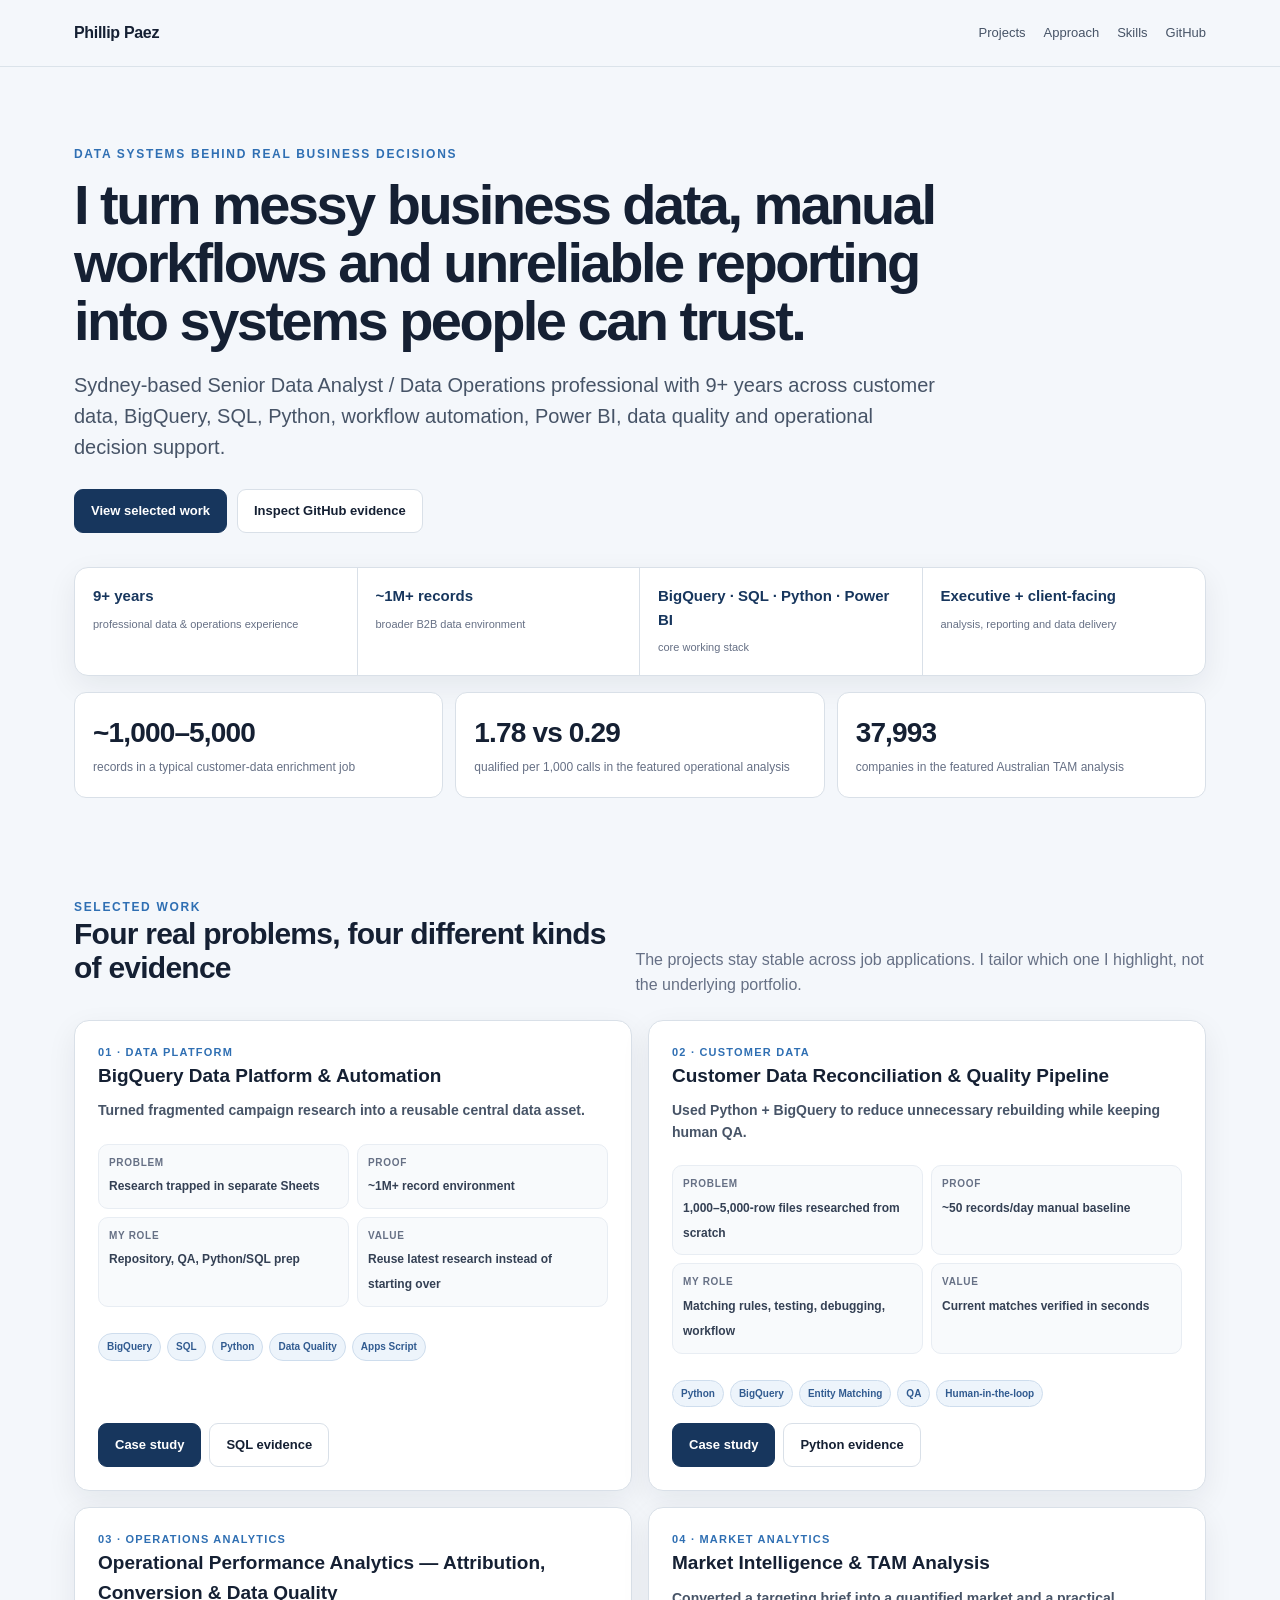
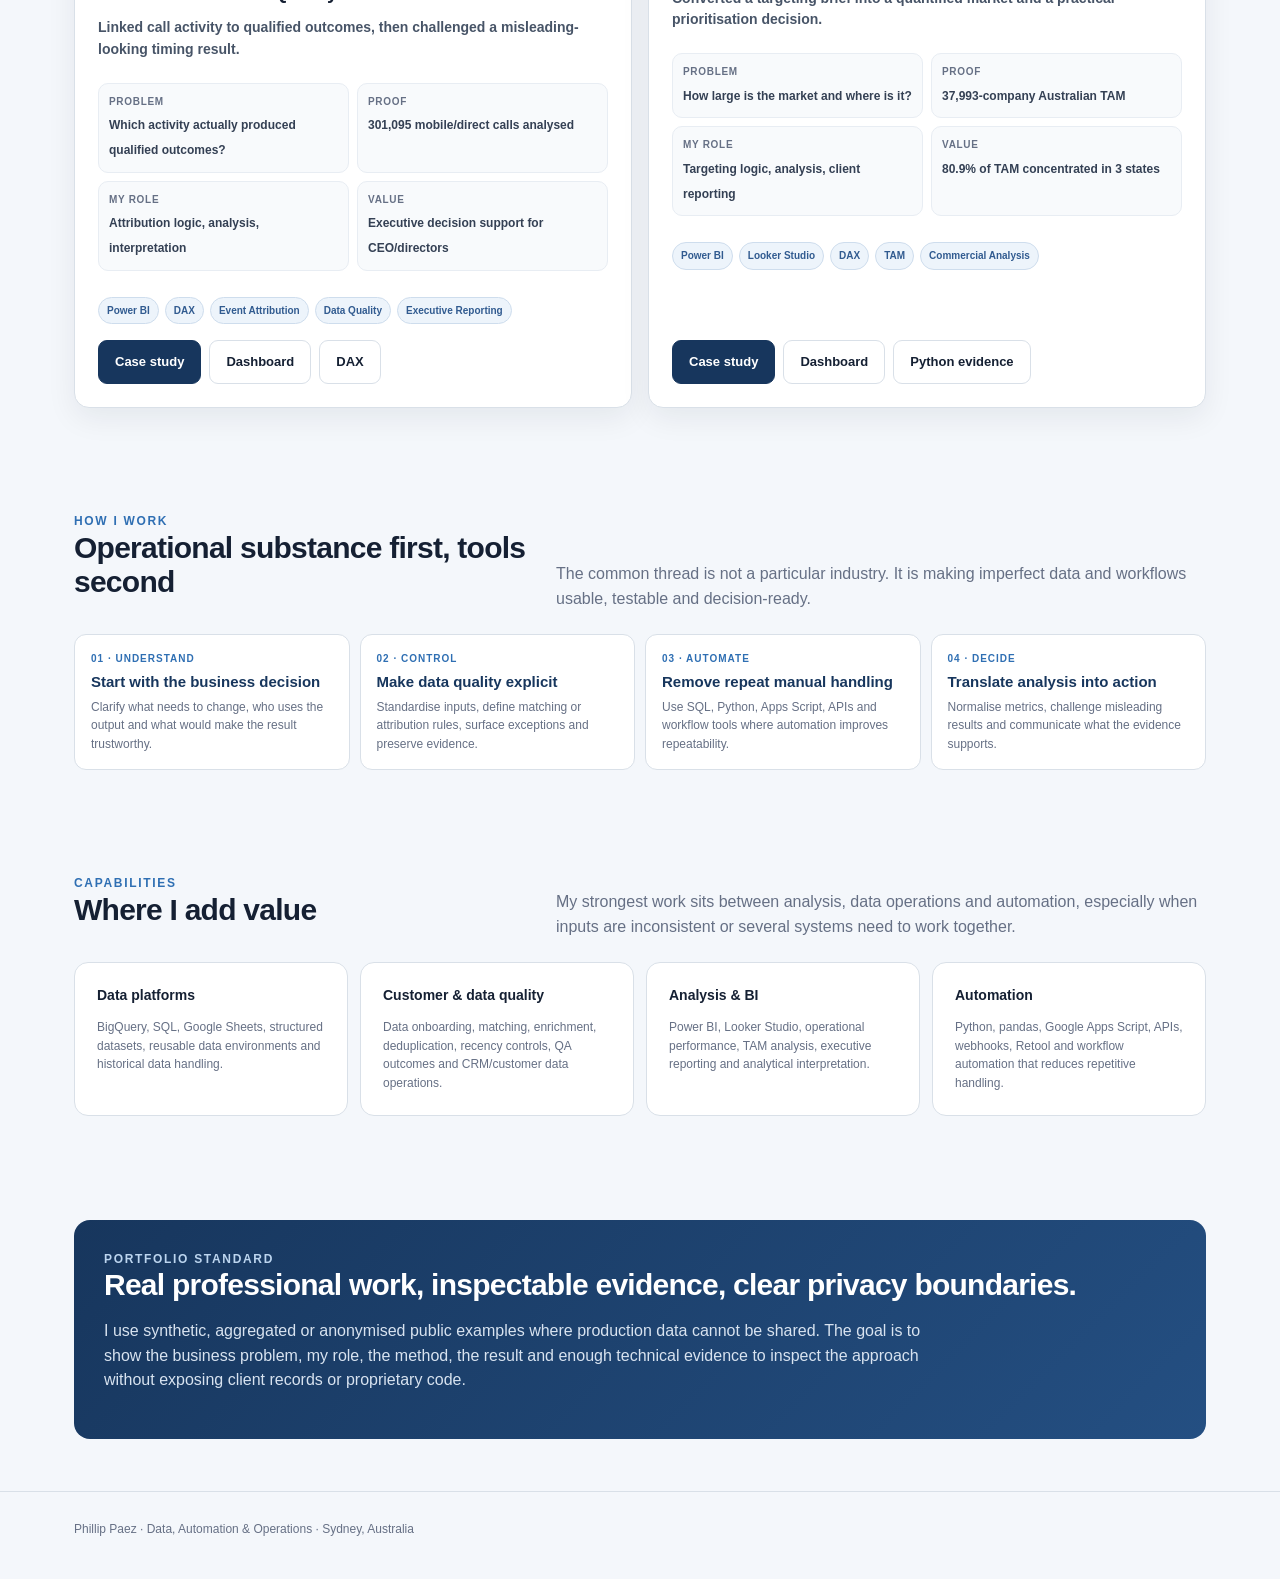
<file: index.html>
<!doctype html><html lang="en"><head><meta charset="utf-8"><meta name="viewport" content="width=device-width,initial-scale=1"><meta name="description" content="Phillip Paez — Data, Automation & Operations portfolio showing BigQuery, SQL, Python, customer data, data quality, Power BI and operational analytics through real professional case studies."><title>Phillip Paez | Data, Automation & Operations</title><link rel="stylesheet" href="assets/style.css"></head><body><nav class="nav"><div class="wrap nav-inner"><a class="brand" href="./">Phillip Paez</a><div class="nav-links"><a href="#projects">Projects</a><a href="#approach">Approach</a><a href="#skills">Skills</a><a href="https://github.com/papdiaz-fraxie">GitHub</a></div></div></nav><main><section class="hero"><div class="wrap"><div class="eyebrow">Data systems behind real business decisions</div><h1>I turn messy business data, manual workflows and unreliable reporting into systems people can trust.</h1><p class="lead">Sydney-based Senior Data Analyst / Data Operations professional with 9+ years across customer data, BigQuery, SQL, Python, workflow automation, Power BI, data quality and operational decision support.</p><div class="actions"><a class="btn primary" href="#projects">View selected work</a><a class="btn" href="https://github.com/papdiaz-fraxie">Inspect GitHub evidence</a></div><div class="identity-strip"><div class="identity-item"><strong>9+ years</strong><span>professional data & operations experience</span></div><div class="identity-item"><strong>~1M+ records</strong><span>broader B2B data environment</span></div><div class="identity-item"><strong>BigQuery · SQL · Python · Power BI</strong><span>core working stack</span></div><div class="identity-item"><strong>Executive + client-facing</strong><span>analysis, reporting and data delivery</span></div></div><div class="stats"><div class="stat"><strong>~1,000–5,000</strong><span>records in a typical customer-data enrichment job</span></div><div class="stat"><strong>1.78 vs 0.29</strong><span>qualified per 1,000 calls in the featured operational analysis</span></div><div class="stat"><strong>37,993</strong><span>companies in the featured Australian TAM analysis</span></div></div></div></section><section class="section" id="projects"><div class="wrap"><div class="section-head"><div><div class="eyebrow">Selected work</div><h2>Four real problems, four different kinds of evidence</h2></div><p>The projects stay stable across job applications. I tailor which one I highlight, not the underlying portfolio.</p></div><div class="two-col"><article class="project"><div class="num">01 · DATA PLATFORM</div><h3>BigQuery Data Platform & Automation</h3><p class="project-outcome">Turned fragmented campaign research into a reusable central data asset.</p><div class="project-proof"><div><b>Problem</b><span>Research trapped in separate Sheets</span></div><div><b>Proof</b><span>~1M+ record environment</span></div><div><b>My role</b><span>Repository, QA, Python/SQL prep</span></div><div><b>Value</b><span>Reuse latest research instead of starting over</span></div></div><div class="tags"><span class="tag">BigQuery</span><span class="tag">SQL</span><span class="tag">Python</span><span class="tag">Data Quality</span><span class="tag">Apps Script</span></div><div class="project-actions"><a class="btn primary" href="projects/bigquery/">Case study</a><a class="btn" href="code/bigquery/quality_checks.sql">SQL evidence</a></div></article><article class="project"><div class="num">02 · CUSTOMER DATA</div><h3>Customer Data Reconciliation & Quality Pipeline</h3><p class="project-outcome">Used Python + BigQuery to reduce unnecessary rebuilding while keeping human QA.</p><div class="project-proof"><div><b>Problem</b><span>1,000–5,000-row files researched from scratch</span></div><div><b>Proof</b><span>~50 records/day manual baseline</span></div><div><b>My role</b><span>Matching rules, testing, debugging, workflow</span></div><div><b>Value</b><span>Current matches verified in seconds</span></div></div><div class="tags"><span class="tag">Python</span><span class="tag">BigQuery</span><span class="tag">Entity Matching</span><span class="tag">QA</span><span class="tag">Human-in-the-loop</span></div><div class="project-actions"><a class="btn primary" href="projects/customer-data/">Case study</a><a class="btn" href="code/customer-data/reconcile_customer_data.py">Python evidence</a></div></article><article class="project"><div class="num">03 · OPERATIONS ANALYTICS</div><h3>Operational Performance Analytics — Attribution, Conversion & Data Quality</h3><p class="project-outcome">Linked call activity to qualified outcomes, then challenged a misleading-looking timing result.</p><div class="project-proof"><div><b>Problem</b><span>Which activity actually produced qualified outcomes?</span></div><div><b>Proof</b><span>301,095 mobile/direct calls analysed</span></div><div><b>My role</b><span>Attribution logic, analysis, interpretation</span></div><div><b>Value</b><span>Executive decision support for CEO/directors</span></div></div><div class="tags"><span class="tag">Power BI</span><span class="tag">DAX</span><span class="tag">Event Attribution</span><span class="tag">Data Quality</span><span class="tag">Executive Reporting</span></div><div class="project-actions"><a class="btn primary" href="projects/sales-performance/">Case study</a><a class="btn" href="projects/sales-performance/dashboard.html">Dashboard</a><a class="btn" href="code/sales-performance/DAX_MEASURES.md">DAX</a></div></article><article class="project"><div class="num">04 · MARKET ANALYTICS</div><h3>Market Intelligence & TAM Analysis</h3><p class="project-outcome">Converted a targeting brief into a quantified market and a practical prioritisation decision.</p><div class="project-proof"><div><b>Problem</b><span>How large is the market and where is it?</span></div><div><b>Proof</b><span>37,993-company Australian TAM</span></div><div><b>My role</b><span>Targeting logic, analysis, client reporting</span></div><div><b>Value</b><span>80.9% of TAM concentrated in 3 states</span></div></div><div class="tags"><span class="tag">Power BI</span><span class="tag">Looker Studio</span><span class="tag">DAX</span><span class="tag">TAM</span><span class="tag">Commercial Analysis</span></div><div class="project-actions"><a class="btn primary" href="projects/market-intelligence/">Case study</a><a class="btn" href="projects/market-intelligence/dashboard.html">Dashboard</a><a class="btn" href="code/market/analyse_tam_state.py">Python evidence</a></div></article></div></div></section><section class="section" id="approach"><div class="wrap"><div class="section-head"><div><div class="eyebrow">How I work</div><h2>Operational substance first, tools second</h2></div><p>The common thread is not a particular industry. It is making imperfect data and workflows usable, testable and decision-ready.</p></div><div class="proof-grid"><div class="proof"><span class="proof-label">01 · Understand</span><strong>Start with the business decision</strong><p>Clarify what needs to change, who uses the output and what would make the result trustworthy.</p></div><div class="proof"><span class="proof-label">02 · Control</span><strong>Make data quality explicit</strong><p>Standardise inputs, define matching or attribution rules, surface exceptions and preserve evidence.</p></div><div class="proof"><span class="proof-label">03 · Automate</span><strong>Remove repeat manual handling</strong><p>Use SQL, Python, Apps Script, APIs and workflow tools where automation improves repeatability.</p></div><div class="proof"><span class="proof-label">04 · Decide</span><strong>Translate analysis into action</strong><p>Normalise metrics, challenge misleading results and communicate what the evidence supports.</p></div></div></div></section><section class="section" id="skills"><div class="wrap"><div class="section-head"><div><div class="eyebrow">Capabilities</div><h2>Where I add value</h2></div><p>My strongest work sits between analysis, data operations and automation, especially when inputs are inconsistent or several systems need to work together.</p></div><div class="skills"><div class="card"><h3>Data platforms</h3><p>BigQuery, SQL, Google Sheets, structured datasets, reusable data environments and historical data handling.</p></div><div class="card"><h3>Customer & data quality</h3><p>Data onboarding, matching, enrichment, deduplication, recency controls, QA outcomes and CRM/customer data operations.</p></div><div class="card"><h3>Analysis & BI</h3><p>Power BI, Looker Studio, operational performance, TAM analysis, executive reporting and analytical interpretation.</p></div><div class="card"><h3>Automation</h3><p>Python, pandas, Google Apps Script, APIs, webhooks, Retool and workflow automation that reduces repetitive handling.</p></div></div></div></section><section class="section"><div class="wrap"><div class="banner"><div class="eyebrow" style="color:#bcd5ef">Portfolio standard</div><h2>Real professional work, inspectable evidence, clear privacy boundaries.</h2><p>I use synthetic, aggregated or anonymised public examples where production data cannot be shared. The goal is to show the business problem, my role, the method, the result and enough technical evidence to inspect the approach without exposing client records or proprietary code.</p></div></div></section></main><footer class="footer"><div class="wrap">Phillip Paez · Data, Automation & Operations · Sydney, Australia</div></footer></body></html>
</file>
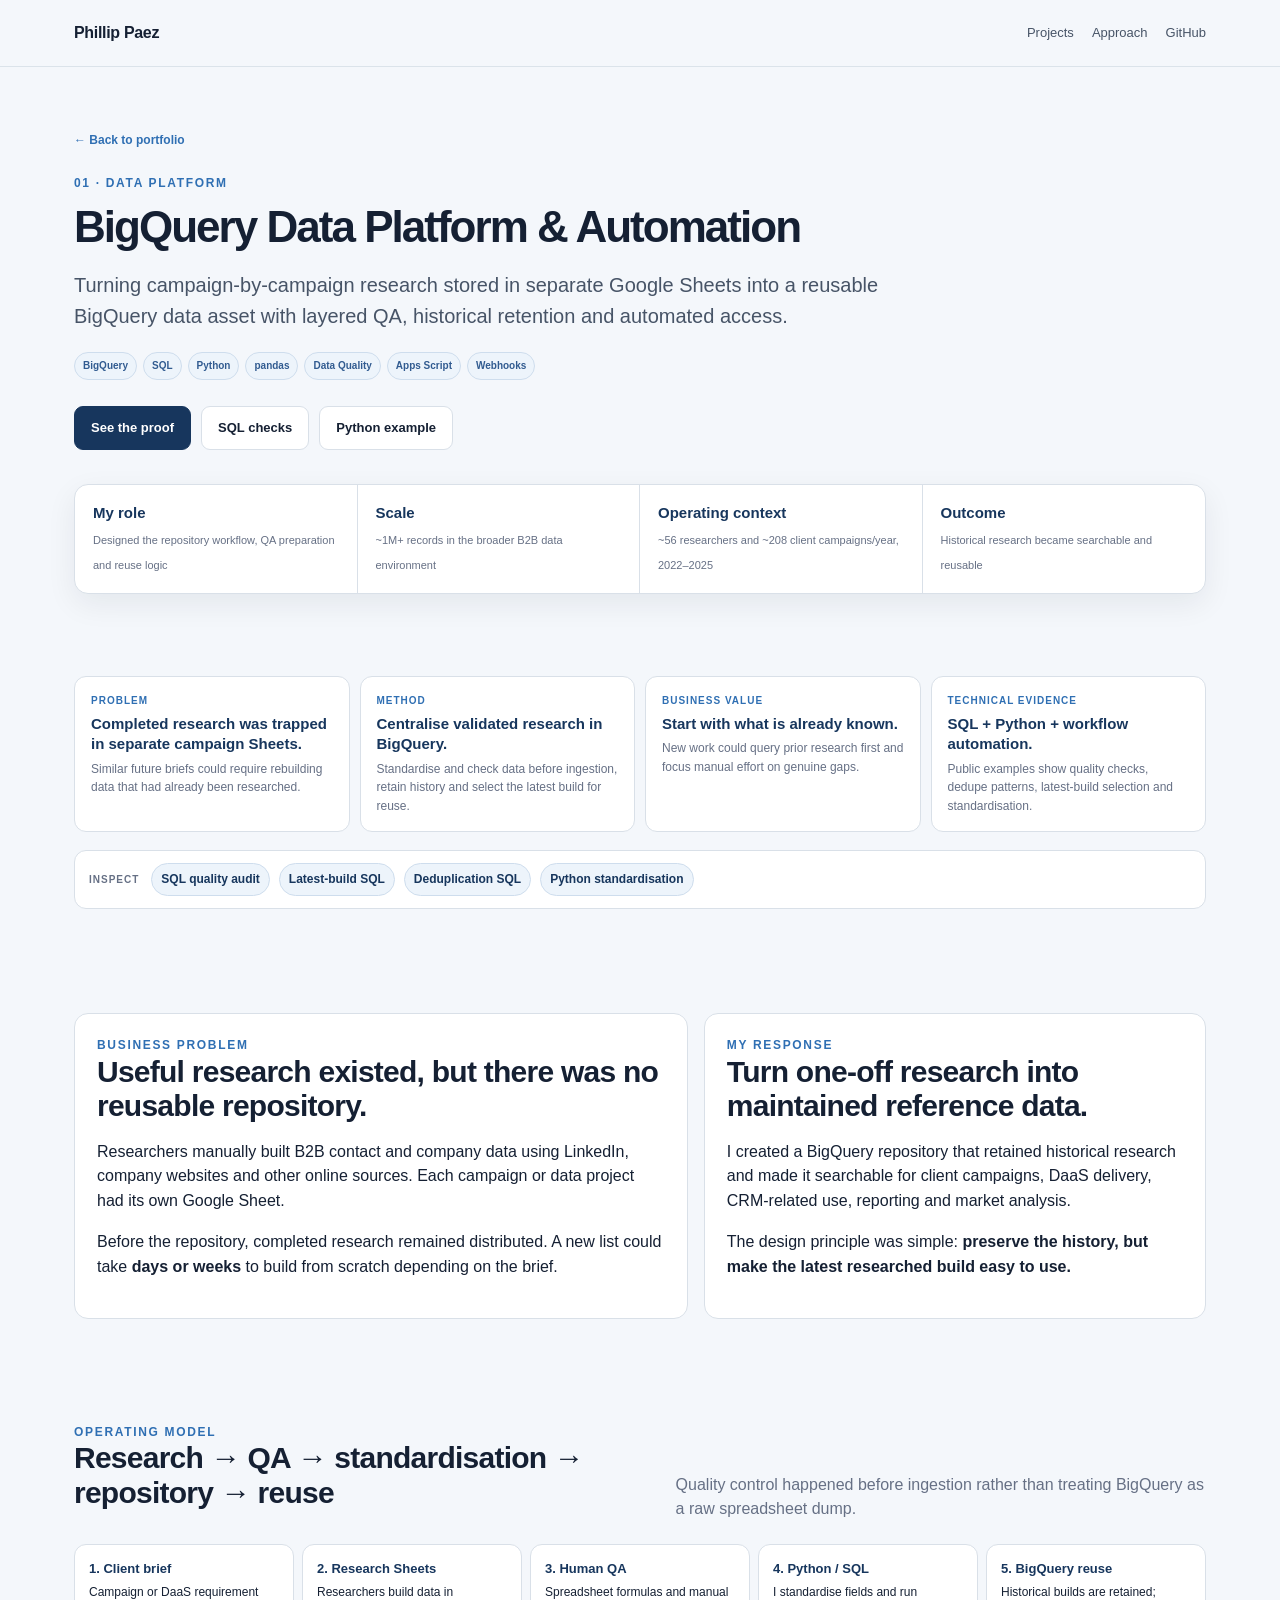
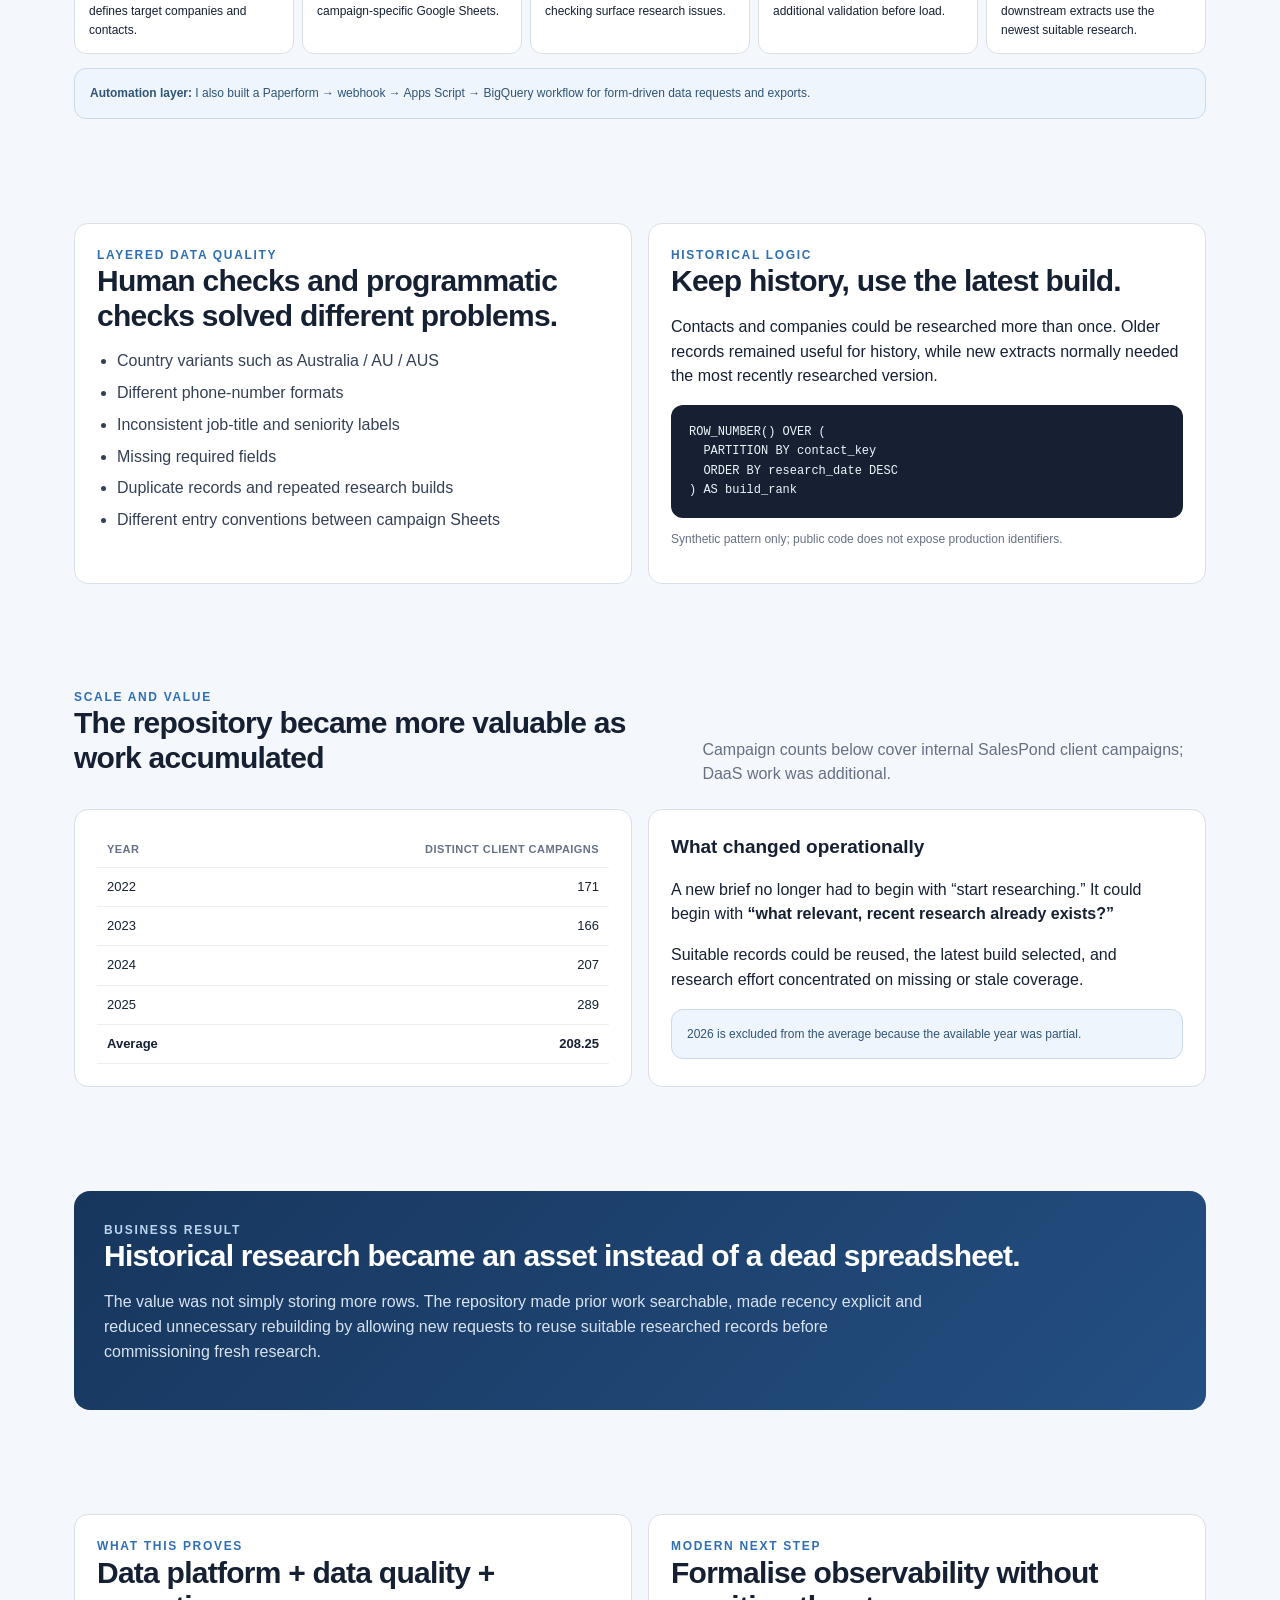
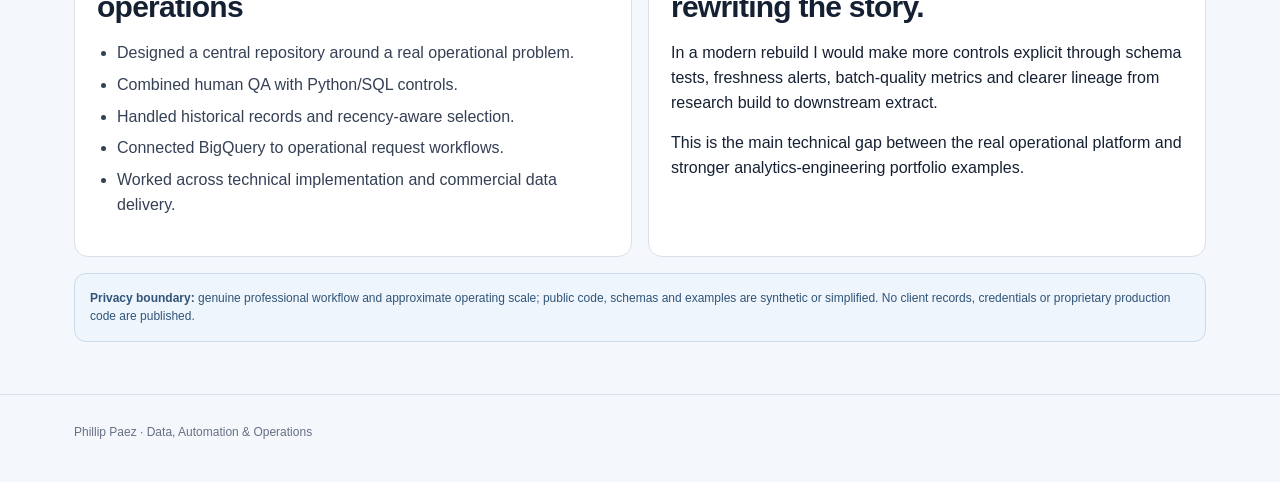
<file: projects/bigquery/index.html>
<!doctype html><html lang="en"><head><meta charset="utf-8"><meta name="viewport" content="width=device-width,initial-scale=1"><meta name="description" content="BigQuery Data Platform & Automation case study by Phillip Paez: centralising B2B research, layered QA, latest-build selection, Python/SQL standardisation and operational automation."><title>BigQuery Data Platform & Automation | Phillip Paez</title><link rel="stylesheet" href="../../assets/style.css"></head><body><nav class="nav"><div class="wrap nav-inner"><a class="brand" href="../../">Phillip Paez</a><div class="nav-links"><a href="../../#projects">Projects</a><a href="../../#approach">Approach</a><a href="https://github.com/papdiaz-fraxie">GitHub</a></div></div></nav><main><section class="case-hero"><div class="wrap"><a class="back" href="../../">← Back to portfolio</a><div class="eyebrow" style="margin-top:22px">01 · Data Platform</div><h1>BigQuery Data Platform & Automation</h1><p class="lead">Turning campaign-by-campaign research stored in separate Google Sheets into a reusable BigQuery data asset with layered QA, historical retention and automated access.</p><div class="tags"><span class="tag">BigQuery</span><span class="tag">SQL</span><span class="tag">Python</span><span class="tag">pandas</span><span class="tag">Data Quality</span><span class="tag">Apps Script</span><span class="tag">Webhooks</span></div><div class="actions"><a class="btn primary" href="#proof">See the proof</a><a class="btn" href="../../code/bigquery/quality_checks.sql">SQL checks</a><a class="btn" href="../../code/bigquery/validate_contacts.py">Python example</a></div><div class="identity-strip"><div class="identity-item"><strong>My role</strong><span>Designed the repository workflow, QA preparation and reuse logic</span></div><div class="identity-item"><strong>Scale</strong><span>~1M+ records in the broader B2B data environment</span></div><div class="identity-item"><strong>Operating context</strong><span>~56 researchers and ~208 client campaigns/year, 2022–2025</span></div><div class="identity-item"><strong>Outcome</strong><span>Historical research became searchable and reusable</span></div></div></div></section><section class="section" id="proof"><div class="wrap"><div class="proof-grid"><div class="proof"><span class="proof-label">Problem</span><strong>Completed research was trapped in separate campaign Sheets.</strong><p>Similar future briefs could require rebuilding data that had already been researched.</p></div><div class="proof"><span class="proof-label">Method</span><strong>Centralise validated research in BigQuery.</strong><p>Standardise and check data before ingestion, retain history and select the latest build for reuse.</p></div><div class="proof"><span class="proof-label">Business value</span><strong>Start with what is already known.</strong><p>New work could query prior research first and focus manual effort on genuine gaps.</p></div><div class="proof"><span class="proof-label">Technical evidence</span><strong>SQL + Python + workflow automation.</strong><p>Public examples show quality checks, dedupe patterns, latest-build selection and standardisation.</p></div></div><div class="evidence-bar"><span class="label">Inspect</span><a class="evidence-link" href="../../code/bigquery/quality_checks.sql">SQL quality audit</a><a class="evidence-link" href="../../code/bigquery/latest_build.sql">Latest-build SQL</a><a class="evidence-link" href="../../code/bigquery/deduplication.sql">Deduplication SQL</a><a class="evidence-link" href="../../code/bigquery/validate_contacts.py">Python standardisation</a></div></div></section><section class="section"><div class="wrap"><div class="case-grid"><div class="case-card"><div class="eyebrow">Business problem</div><h2>Useful research existed, but there was no reusable repository.</h2><p>Researchers manually built B2B contact and company data using LinkedIn, company websites and other online sources. Each campaign or data project had its own Google Sheet.</p><p>Before the repository, completed research remained distributed. A new list could take <strong>days or weeks</strong> to build from scratch depending on the brief.</p></div><div class="case-card"><div class="eyebrow">My response</div><h2>Turn one-off research into maintained reference data.</h2><p>I created a BigQuery repository that retained historical research and made it searchable for client campaigns, DaaS delivery, CRM-related use, reporting and market analysis.</p><p>The design principle was simple: <strong>preserve the history, but make the latest researched build easy to use.</strong></p></div></div></div></section><section class="section"><div class="wrap"><div class="section-head"><div><div class="eyebrow">Operating model</div><h2>Research → QA → standardisation → repository → reuse</h2></div><p>Quality control happened before ingestion rather than treating BigQuery as a raw spreadsheet dump.</p></div><div class="workflow"><div class="step"><b>1. Client brief</b>Campaign or DaaS requirement defines target companies and contacts.</div><div class="step"><b>2. Research Sheets</b>Researchers build data in campaign-specific Google Sheets.</div><div class="step"><b>3. Human QA</b>Spreadsheet formulas and manual checking surface research issues.</div><div class="step"><b>4. Python / SQL</b>I standardise fields and run additional validation before load.</div><div class="step"><b>5. BigQuery reuse</b>Historical builds are retained; downstream extracts use the newest suitable research.</div></div><div class="note" style="margin-top:14px"><strong>Automation layer:</strong> I also built a Paperform → webhook → Apps Script → BigQuery workflow for form-driven data requests and exports.</div></div></section><section class="section"><div class="wrap"><div class="two-col"><div class="case-card"><div class="eyebrow">Layered data quality</div><h2>Human checks and programmatic checks solved different problems.</h2><ul class="bullets"><li>Country variants such as Australia / AU / AUS</li><li>Different phone-number formats</li><li>Inconsistent job-title and seniority labels</li><li>Missing required fields</li><li>Duplicate records and repeated research builds</li><li>Different entry conventions between campaign Sheets</li></ul></div><div class="case-card"><div class="eyebrow">Historical logic</div><h2>Keep history, use the latest build.</h2><p>Contacts and companies could be researched more than once. Older records remained useful for history, while new extracts normally needed the most recently researched version.</p><pre class="codebox">ROW_NUMBER() OVER (
  PARTITION BY contact_key
  ORDER BY research_date DESC
) AS build_rank</pre><p class="muted" style="font-size:12px">Synthetic pattern only; public code does not expose production identifiers.</p></div></div></div></section><section class="section"><div class="wrap"><div class="section-head"><div><div class="eyebrow">Scale and value</div><h2>The repository became more valuable as work accumulated</h2></div><p>Campaign counts below cover internal SalesPond client campaigns; DaaS work was additional.</p></div><div class="two-col"><div class="case-card"><table class="data-table"><thead><tr><th>Year</th><th>Distinct client campaigns</th></tr></thead><tbody><tr><td>2022</td><td>171</td></tr><tr><td>2023</td><td>166</td></tr><tr><td>2024</td><td>207</td></tr><tr><td>2025</td><td>289</td></tr><tr><td><strong>Average</strong></td><td><strong>208.25</strong></td></tr></tbody></table></div><div class="case-card"><h3>What changed operationally</h3><p>A new brief no longer had to begin with “start researching.” It could begin with <strong>“what relevant, recent research already exists?”</strong></p><p>Suitable records could be reused, the latest build selected, and research effort concentrated on missing or stale coverage.</p><div class="note">2026 is excluded from the average because the available year was partial.</div></div></div></div></section><section class="section"><div class="wrap"><div class="banner"><div class="eyebrow" style="color:#bcd5ef">Business result</div><h2>Historical research became an asset instead of a dead spreadsheet.</h2><p>The value was not simply storing more rows. The repository made prior work searchable, made recency explicit and reduced unnecessary rebuilding by allowing new requests to reuse suitable researched records before commissioning fresh research.</p></div></div></section><section class="section"><div class="wrap"><div class="two-col"><div class="case-card"><div class="eyebrow">What this proves</div><h2>Data platform + data quality + operations</h2><ul class="bullets"><li>Designed a central repository around a real operational problem.</li><li>Combined human QA with Python/SQL controls.</li><li>Handled historical records and recency-aware selection.</li><li>Connected BigQuery to operational request workflows.</li><li>Worked across technical implementation and commercial data delivery.</li></ul></div><div class="case-card"><div class="eyebrow">Modern next step</div><h2>Formalise observability without rewriting the story.</h2><p>In a modern rebuild I would make more controls explicit through schema tests, freshness alerts, batch-quality metrics and clearer lineage from research build to downstream extract.</p><p>This is the main technical gap between the real operational platform and stronger analytics-engineering portfolio examples.</p></div></div><div class="note" style="margin-top:16px"><strong>Privacy boundary:</strong> genuine professional workflow and approximate operating scale; public code, schemas and examples are synthetic or simplified. No client records, credentials or proprietary production code are published.</div></div></section></main><footer class="footer"><div class="wrap">Phillip Paez · Data, Automation & Operations</div></footer></body></html>
</file>
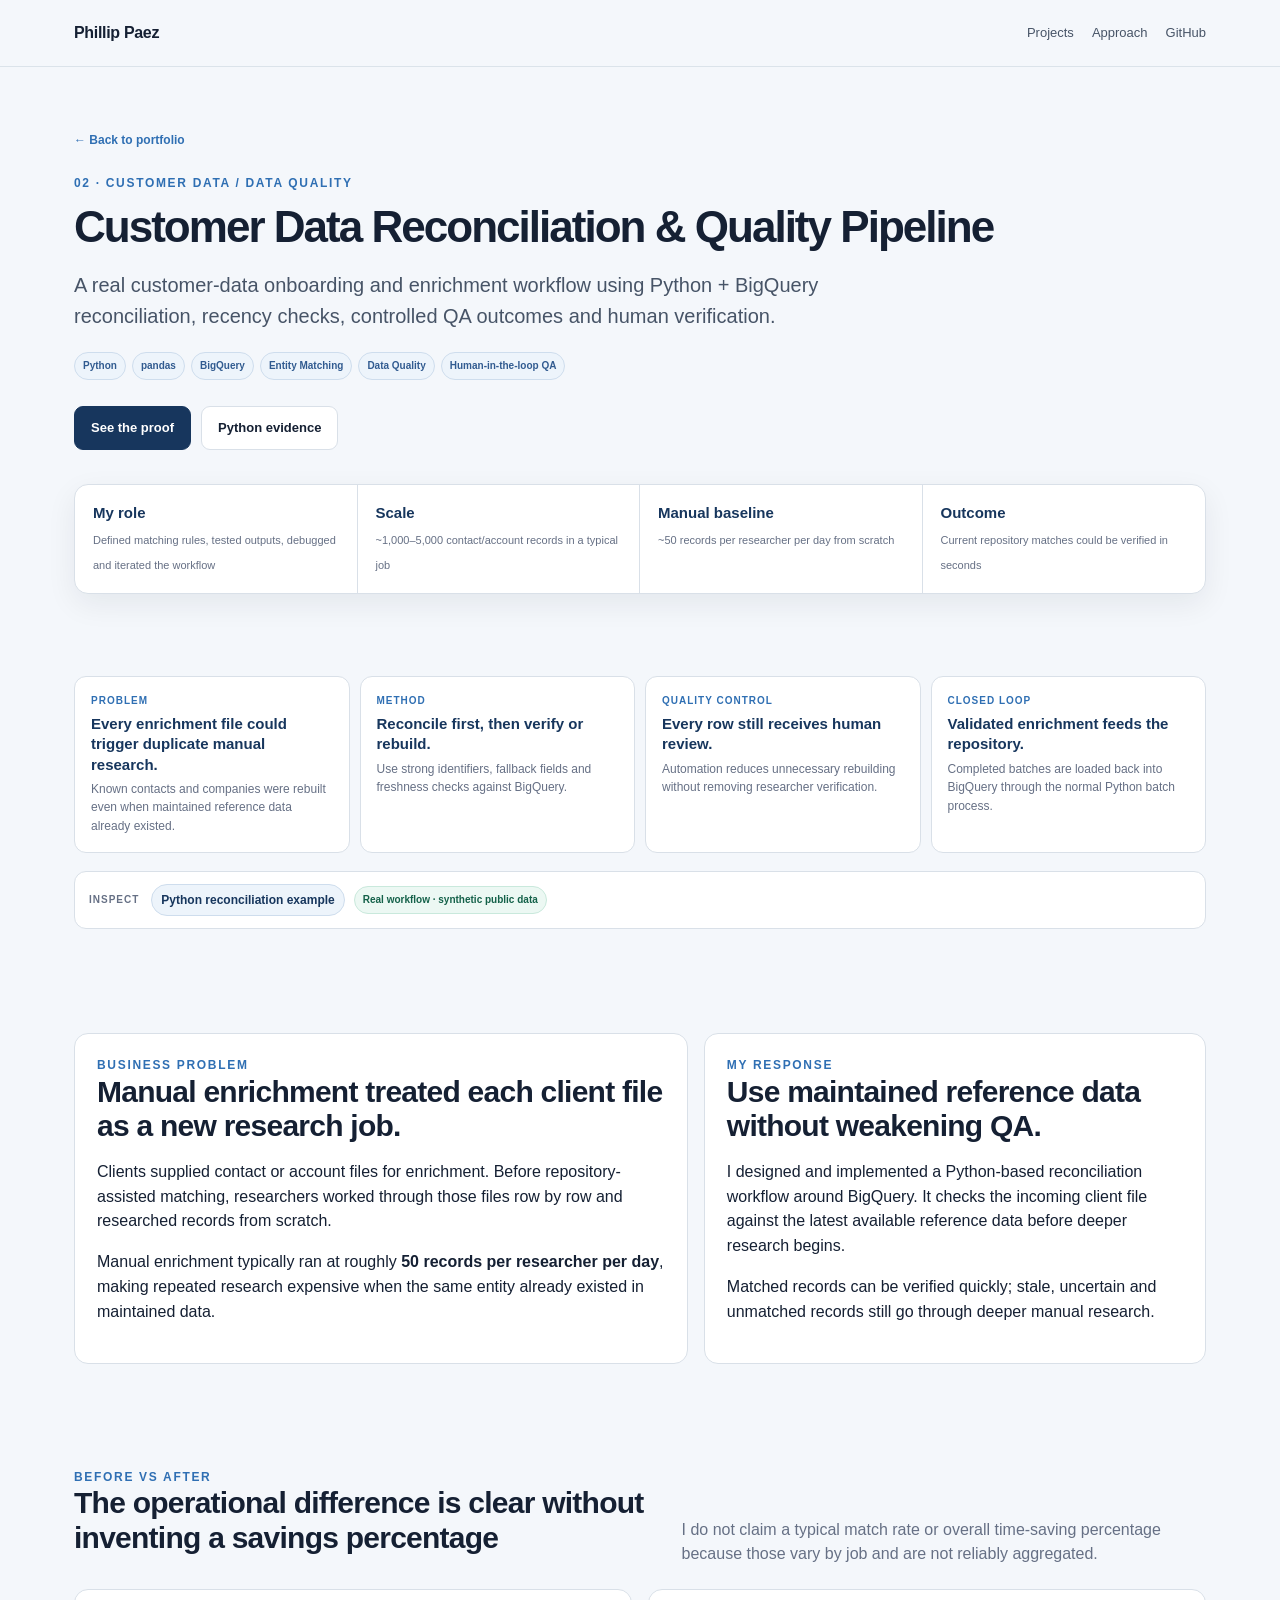
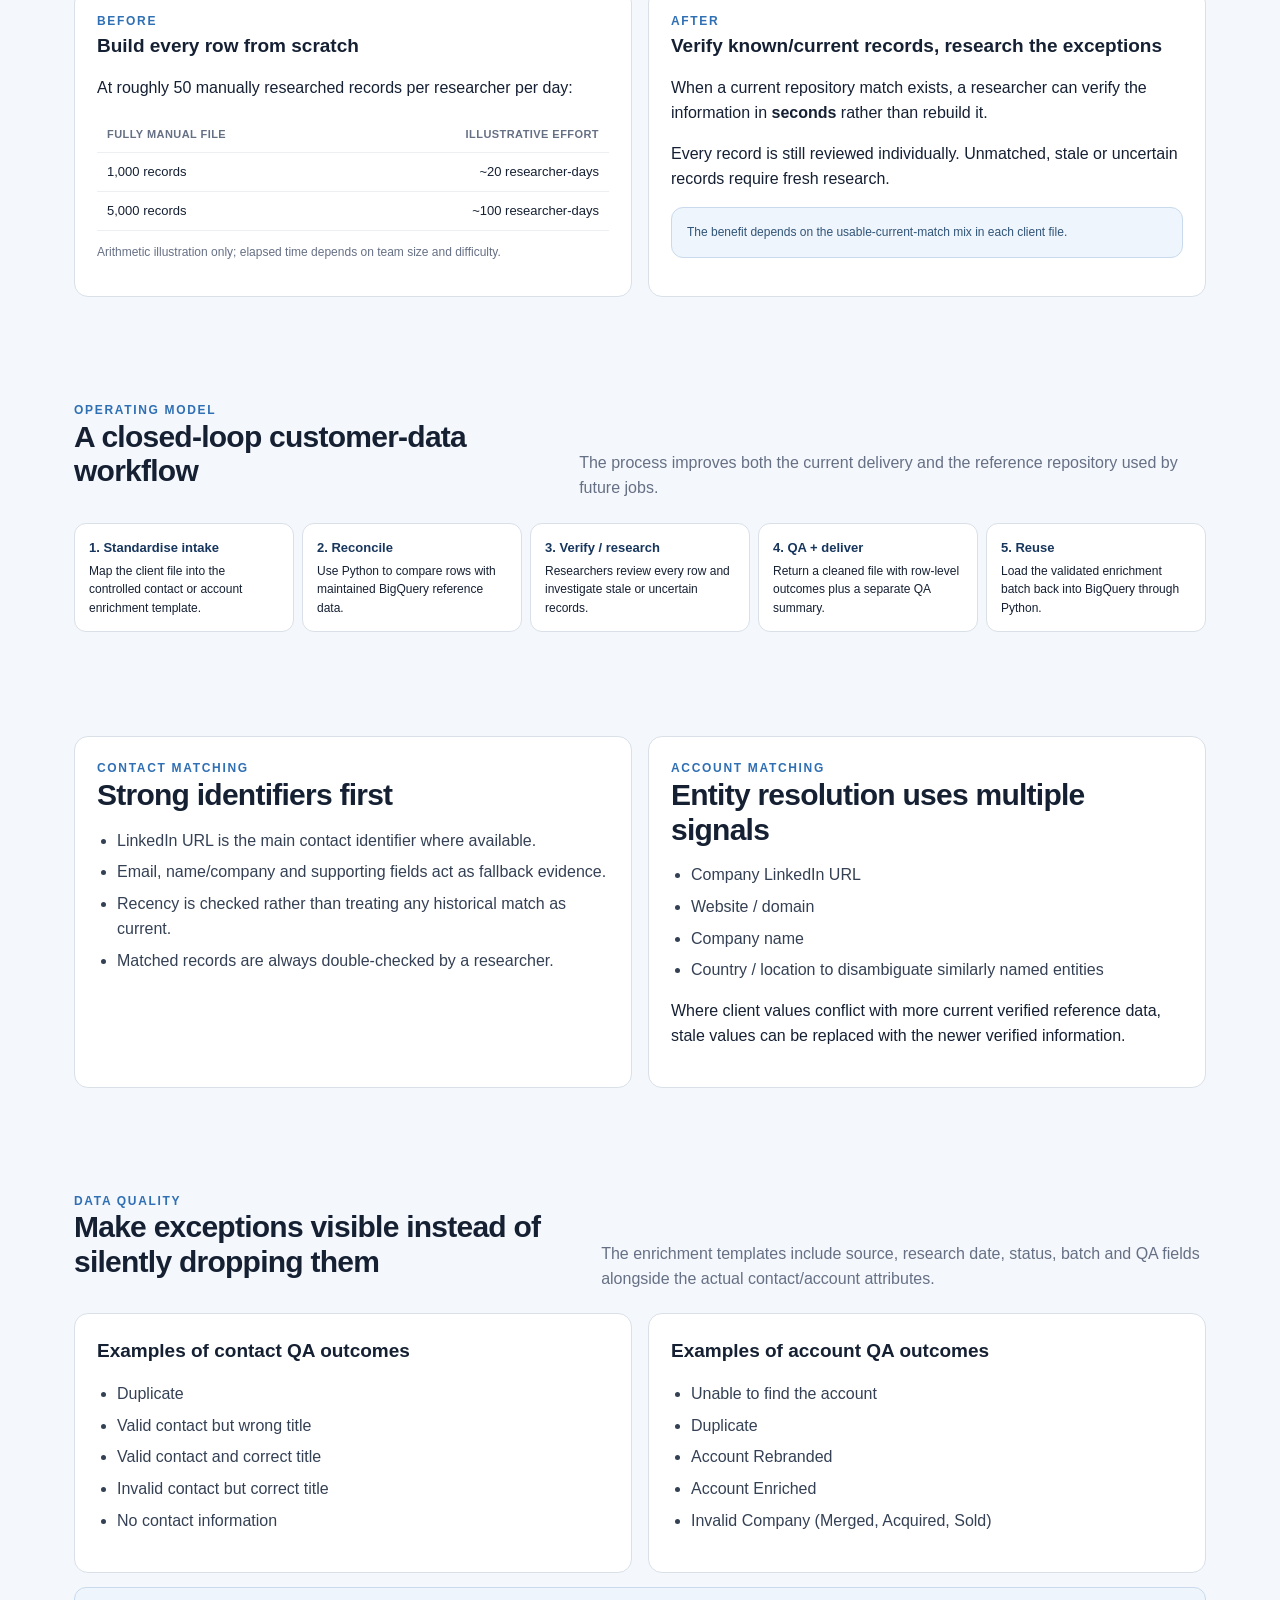
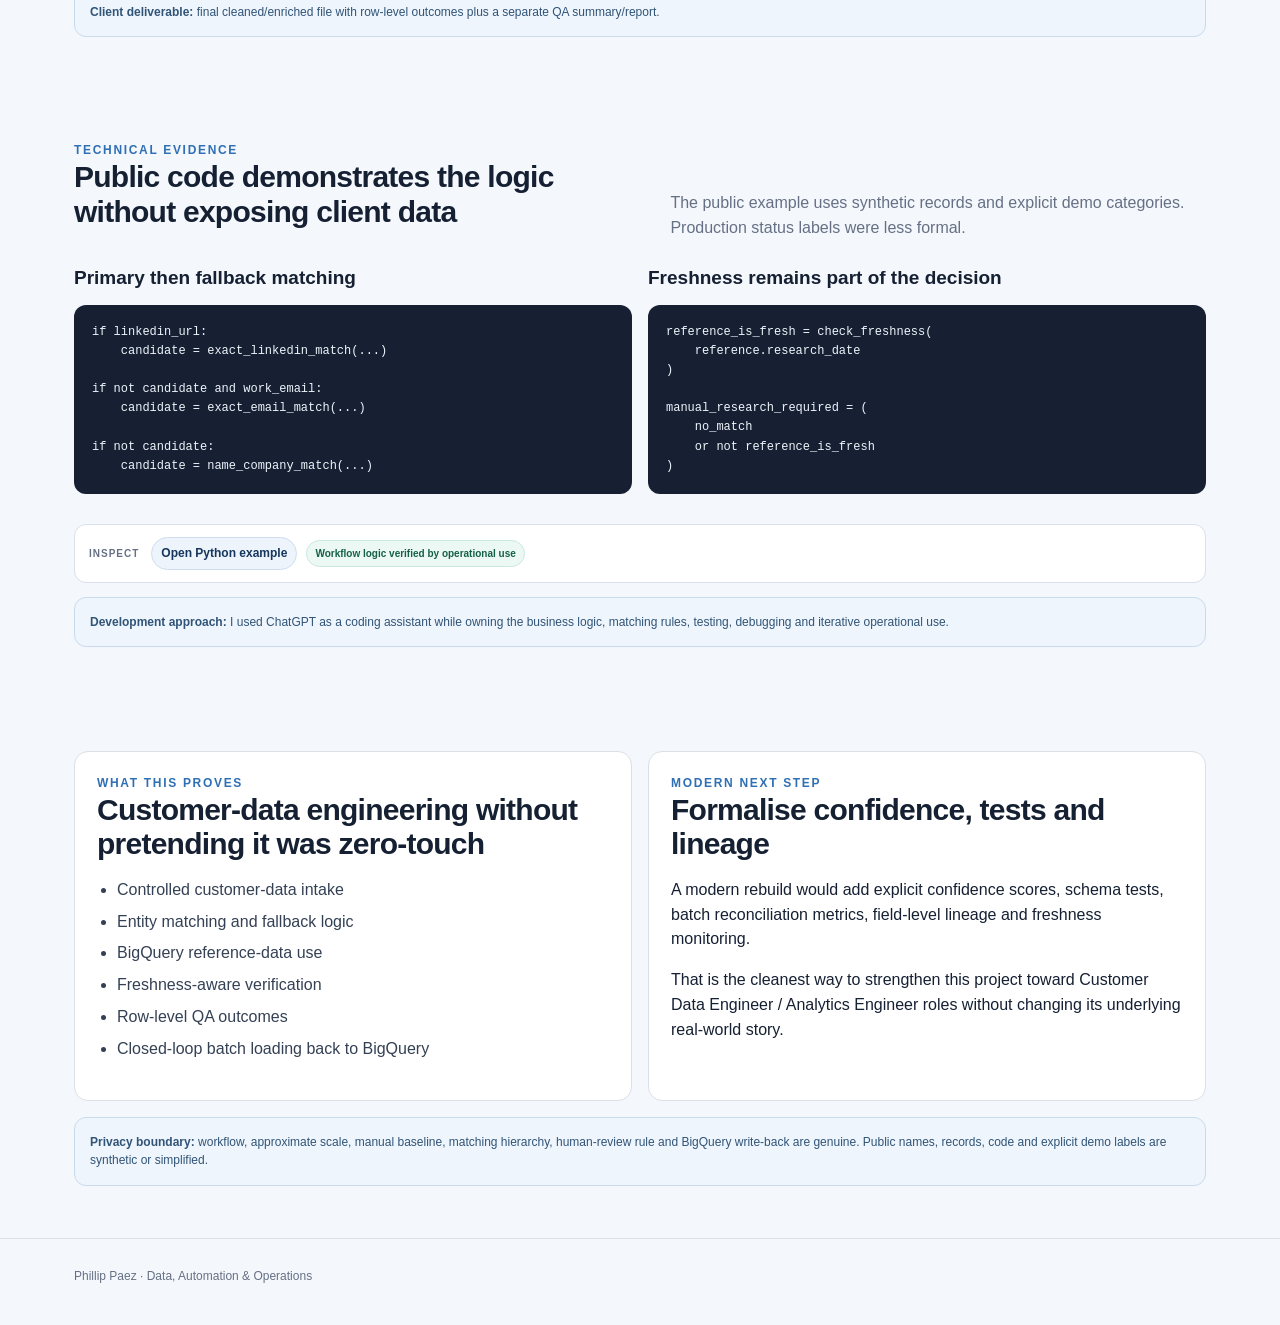
<file: projects/customer-data/index.html>
<!doctype html><html lang="en"><head><meta charset="utf-8"><meta name="viewport" content="width=device-width,initial-scale=1"><meta name="description" content="Customer Data Reconciliation & Quality Pipeline case study by Phillip Paez: Python and BigQuery matching, freshness checks, human-in-the-loop QA and closed-loop data reuse."><title>Customer Data Reconciliation & Quality Pipeline | Phillip Paez</title><link rel="stylesheet" href="../../assets/style.css"></head><body><nav class="nav"><div class="wrap nav-inner"><a class="brand" href="../../">Phillip Paez</a><div class="nav-links"><a href="../../#projects">Projects</a><a href="../../#approach">Approach</a><a href="https://github.com/papdiaz-fraxie">GitHub</a></div></div></nav><main><section class="case-hero"><div class="wrap"><a class="back" href="../../">← Back to portfolio</a><div class="eyebrow" style="margin-top:22px">02 · Customer Data / Data Quality</div><h1>Customer Data Reconciliation & Quality Pipeline</h1><p class="lead">A real customer-data onboarding and enrichment workflow using Python + BigQuery reconciliation, recency checks, controlled QA outcomes and human verification.</p><div class="tags"><span class="tag">Python</span><span class="tag">pandas</span><span class="tag">BigQuery</span><span class="tag">Entity Matching</span><span class="tag">Data Quality</span><span class="tag">Human-in-the-loop QA</span></div><div class="actions"><a class="btn primary" href="#proof">See the proof</a><a class="btn" href="../../code/customer-data/reconcile_customer_data.py">Python evidence</a></div><div class="identity-strip"><div class="identity-item"><strong>My role</strong><span>Defined matching rules, tested outputs, debugged and iterated the workflow</span></div><div class="identity-item"><strong>Scale</strong><span>~1,000–5,000 contact/account records in a typical job</span></div><div class="identity-item"><strong>Manual baseline</strong><span>~50 records per researcher per day from scratch</span></div><div class="identity-item"><strong>Outcome</strong><span>Current repository matches could be verified in seconds</span></div></div></div></section><section class="section" id="proof"><div class="wrap"><div class="proof-grid"><div class="proof"><span class="proof-label">Problem</span><strong>Every enrichment file could trigger duplicate manual research.</strong><p>Known contacts and companies were rebuilt even when maintained reference data already existed.</p></div><div class="proof"><span class="proof-label">Method</span><strong>Reconcile first, then verify or rebuild.</strong><p>Use strong identifiers, fallback fields and freshness checks against BigQuery.</p></div><div class="proof"><span class="proof-label">Quality control</span><strong>Every row still receives human review.</strong><p>Automation reduces unnecessary rebuilding without removing researcher verification.</p></div><div class="proof"><span class="proof-label">Closed loop</span><strong>Validated enrichment feeds the repository.</strong><p>Completed batches are loaded back into BigQuery through the normal Python batch process.</p></div></div><div class="evidence-bar"><span class="label">Inspect</span><a class="evidence-link" href="../../code/customer-data/reconcile_customer_data.py">Python reconciliation example</a><span class="status verified">Real workflow · synthetic public data</span></div></div></section><section class="section"><div class="wrap"><div class="case-grid"><div class="case-card"><div class="eyebrow">Business problem</div><h2>Manual enrichment treated each client file as a new research job.</h2><p>Clients supplied contact or account files for enrichment. Before repository-assisted matching, researchers worked through those files row by row and researched records from scratch.</p><p>Manual enrichment typically ran at roughly <strong>50 records per researcher per day</strong>, making repeated research expensive when the same entity already existed in maintained data.</p></div><div class="case-card"><div class="eyebrow">My response</div><h2>Use maintained reference data without weakening QA.</h2><p>I designed and implemented a Python-based reconciliation workflow around BigQuery. It checks the incoming client file against the latest available reference data before deeper research begins.</p><p>Matched records can be verified quickly; stale, uncertain and unmatched records still go through deeper manual research.</p></div></div></div></section><section class="section"><div class="wrap"><div class="section-head"><div><div class="eyebrow">Before vs after</div><h2>The operational difference is clear without inventing a savings percentage</h2></div><p>I do not claim a typical match rate or overall time-saving percentage because those vary by job and are not reliably aggregated.</p></div><div class="two-col"><div class="case-card"><div class="eyebrow">Before</div><h3>Build every row from scratch</h3><p>At roughly 50 manually researched records per researcher per day:</p><table class="data-table"><thead><tr><th>Fully manual file</th><th>Illustrative effort</th></tr></thead><tbody><tr><td>1,000 records</td><td>~20 researcher-days</td></tr><tr><td>5,000 records</td><td>~100 researcher-days</td></tr></tbody></table><p class="muted" style="font-size:12px">Arithmetic illustration only; elapsed time depends on team size and difficulty.</p></div><div class="case-card"><div class="eyebrow">After</div><h3>Verify known/current records, research the exceptions</h3><p>When a current repository match exists, a researcher can verify the information in <strong>seconds</strong> rather than rebuild it.</p><p>Every record is still reviewed individually. Unmatched, stale or uncertain records require fresh research.</p><div class="note">The benefit depends on the usable-current-match mix in each client file.</div></div></div></div></section><section class="section"><div class="wrap"><div class="section-head"><div><div class="eyebrow">Operating model</div><h2>A closed-loop customer-data workflow</h2></div><p>The process improves both the current delivery and the reference repository used by future jobs.</p></div><div class="workflow"><div class="step"><b>1. Standardise intake</b>Map the client file into the controlled contact or account enrichment template.</div><div class="step"><b>2. Reconcile</b>Use Python to compare rows with maintained BigQuery reference data.</div><div class="step"><b>3. Verify / research</b>Researchers review every row and investigate stale or uncertain records.</div><div class="step"><b>4. QA + deliver</b>Return a cleaned file with row-level outcomes plus a separate QA summary.</div><div class="step"><b>5. Reuse</b>Load the validated enrichment batch back into BigQuery through Python.</div></div></div></section><section class="section"><div class="wrap"><div class="two-col"><div class="case-card"><div class="eyebrow">Contact matching</div><h2>Strong identifiers first</h2><ul class="bullets"><li>LinkedIn URL is the main contact identifier where available.</li><li>Email, name/company and supporting fields act as fallback evidence.</li><li>Recency is checked rather than treating any historical match as current.</li><li>Matched records are always double-checked by a researcher.</li></ul></div><div class="case-card"><div class="eyebrow">Account matching</div><h2>Entity resolution uses multiple signals</h2><ul class="bullets"><li>Company LinkedIn URL</li><li>Website / domain</li><li>Company name</li><li>Country / location to disambiguate similarly named entities</li></ul><p>Where client values conflict with more current verified reference data, stale values can be replaced with the newer verified information.</p></div></div></div></section><section class="section"><div class="wrap"><div class="section-head"><div><div class="eyebrow">Data quality</div><h2>Make exceptions visible instead of silently dropping them</h2></div><p>The enrichment templates include source, research date, status, batch and QA fields alongside the actual contact/account attributes.</p></div><div class="two-col"><div class="case-card"><h3>Examples of contact QA outcomes</h3><ul class="bullets"><li>Duplicate</li><li>Valid contact but wrong title</li><li>Valid contact and correct title</li><li>Invalid contact but correct title</li><li>No contact information</li></ul></div><div class="case-card"><h3>Examples of account QA outcomes</h3><ul class="bullets"><li>Unable to find the account</li><li>Duplicate</li><li>Account Rebranded</li><li>Account Enriched</li><li>Invalid Company (Merged, Acquired, Sold)</li></ul></div></div><div class="note" style="margin-top:14px"><strong>Client deliverable:</strong> final cleaned/enriched file with row-level outcomes plus a separate QA summary/report.</div></div></section><section class="section"><div class="wrap"><div class="section-head"><div><div class="eyebrow">Technical evidence</div><h2>Public code demonstrates the logic without exposing client data</h2></div><p>The public example uses synthetic records and explicit demo categories. Production status labels were less formal.</p></div><div class="two-col"><div><h3>Primary then fallback matching</h3><pre class="codebox">if linkedin_url:
    candidate = exact_linkedin_match(...)

if not candidate and work_email:
    candidate = exact_email_match(...)

if not candidate:
    candidate = name_company_match(...)</pre></div><div><h3>Freshness remains part of the decision</h3><pre class="codebox">reference_is_fresh = check_freshness(
    reference.research_date
)

manual_research_required = (
    no_match
    or not reference_is_fresh
)</pre></div></div><div class="evidence-bar"><span class="label">Inspect</span><a class="evidence-link" href="../../code/customer-data/reconcile_customer_data.py">Open Python example</a><span class="status verified">Workflow logic verified by operational use</span></div><div class="note" style="margin-top:14px"><strong>Development approach:</strong> I used ChatGPT as a coding assistant while owning the business logic, matching rules, testing, debugging and iterative operational use.</div></div></section><section class="section"><div class="wrap"><div class="two-col"><div class="case-card"><div class="eyebrow">What this proves</div><h2>Customer-data engineering without pretending it was zero-touch</h2><ul class="bullets"><li>Controlled customer-data intake</li><li>Entity matching and fallback logic</li><li>BigQuery reference-data use</li><li>Freshness-aware verification</li><li>Row-level QA outcomes</li><li>Closed-loop batch loading back to BigQuery</li></ul></div><div class="case-card"><div class="eyebrow">Modern next step</div><h2>Formalise confidence, tests and lineage</h2><p>A modern rebuild would add explicit confidence scores, schema tests, batch reconciliation metrics, field-level lineage and freshness monitoring.</p><p>That is the cleanest way to strengthen this project toward Customer Data Engineer / Analytics Engineer roles without changing its underlying real-world story.</p></div></div><div class="note" style="margin-top:16px"><strong>Privacy boundary:</strong> workflow, approximate scale, manual baseline, matching hierarchy, human-review rule and BigQuery write-back are genuine. Public names, records, code and explicit demo labels are synthetic or simplified.</div></div></section></main><footer class="footer"><div class="wrap">Phillip Paez · Data, Automation & Operations</div></footer></body></html>
</file>
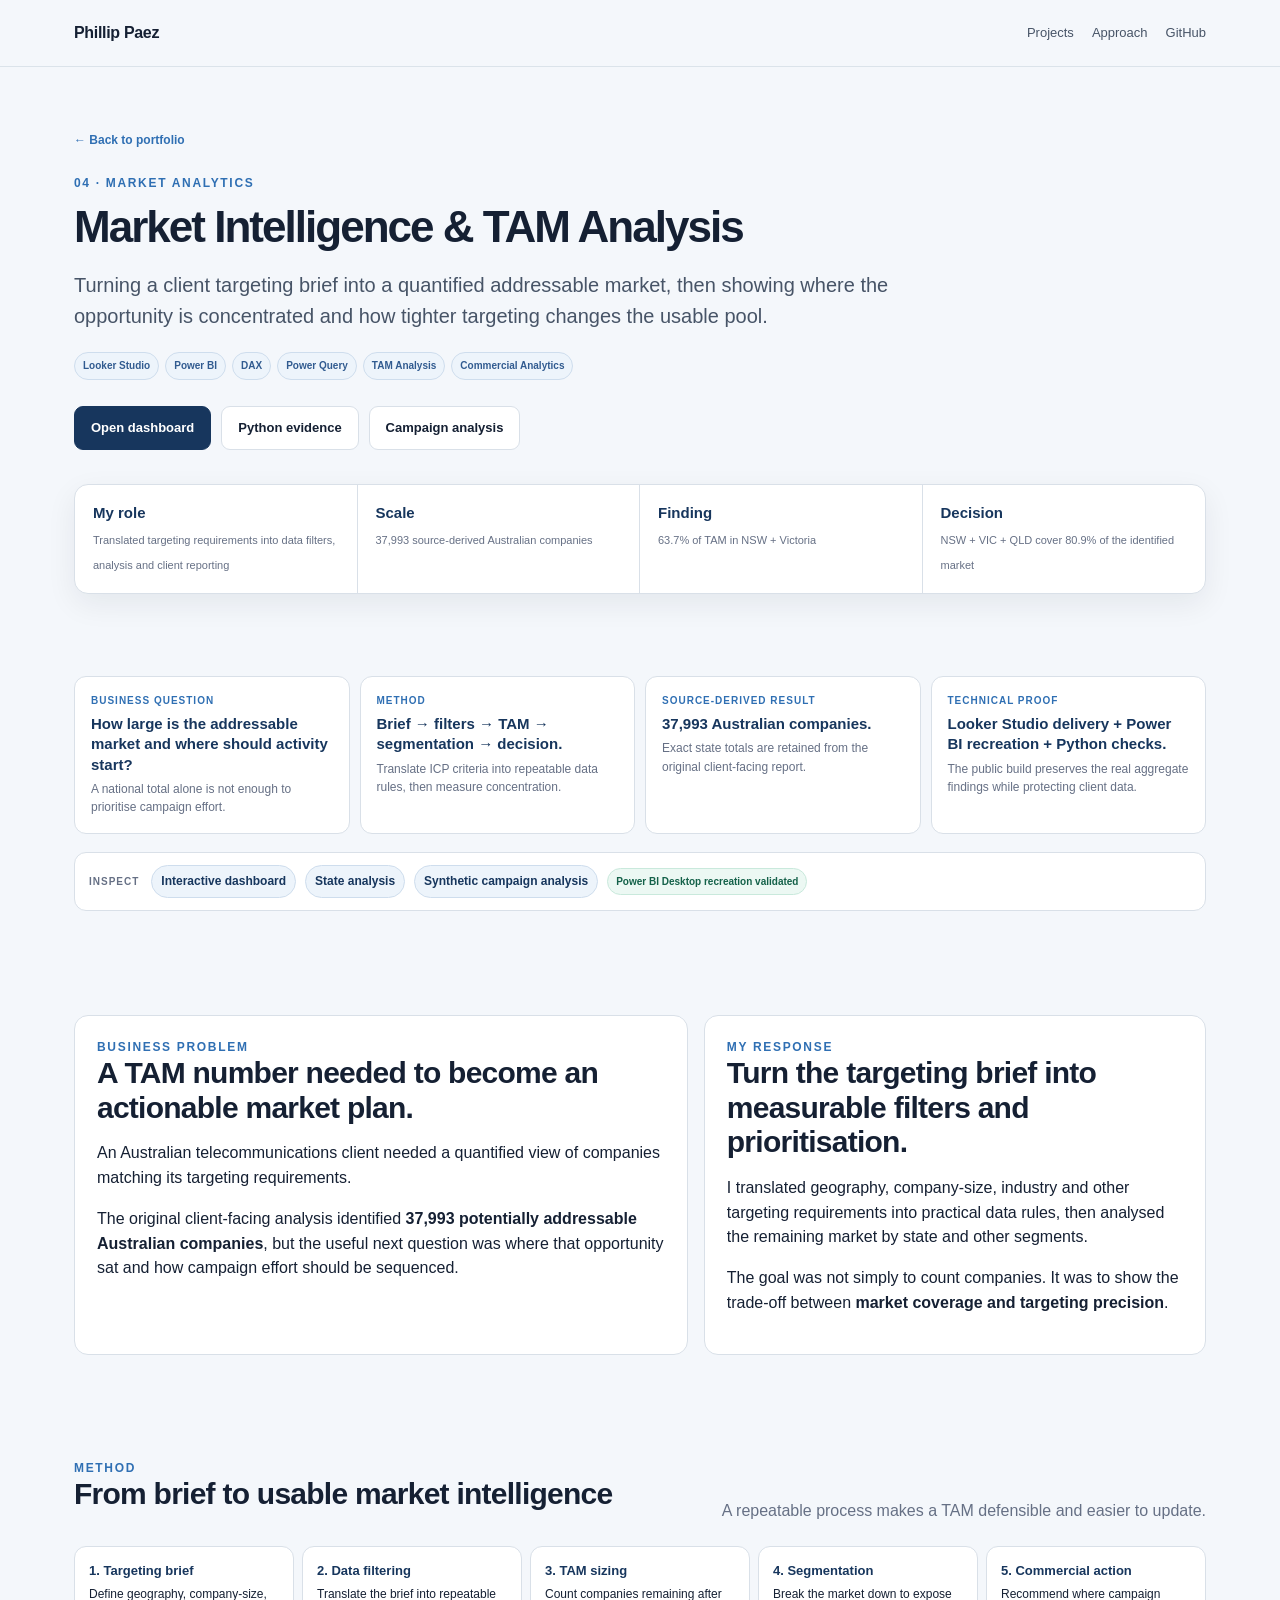
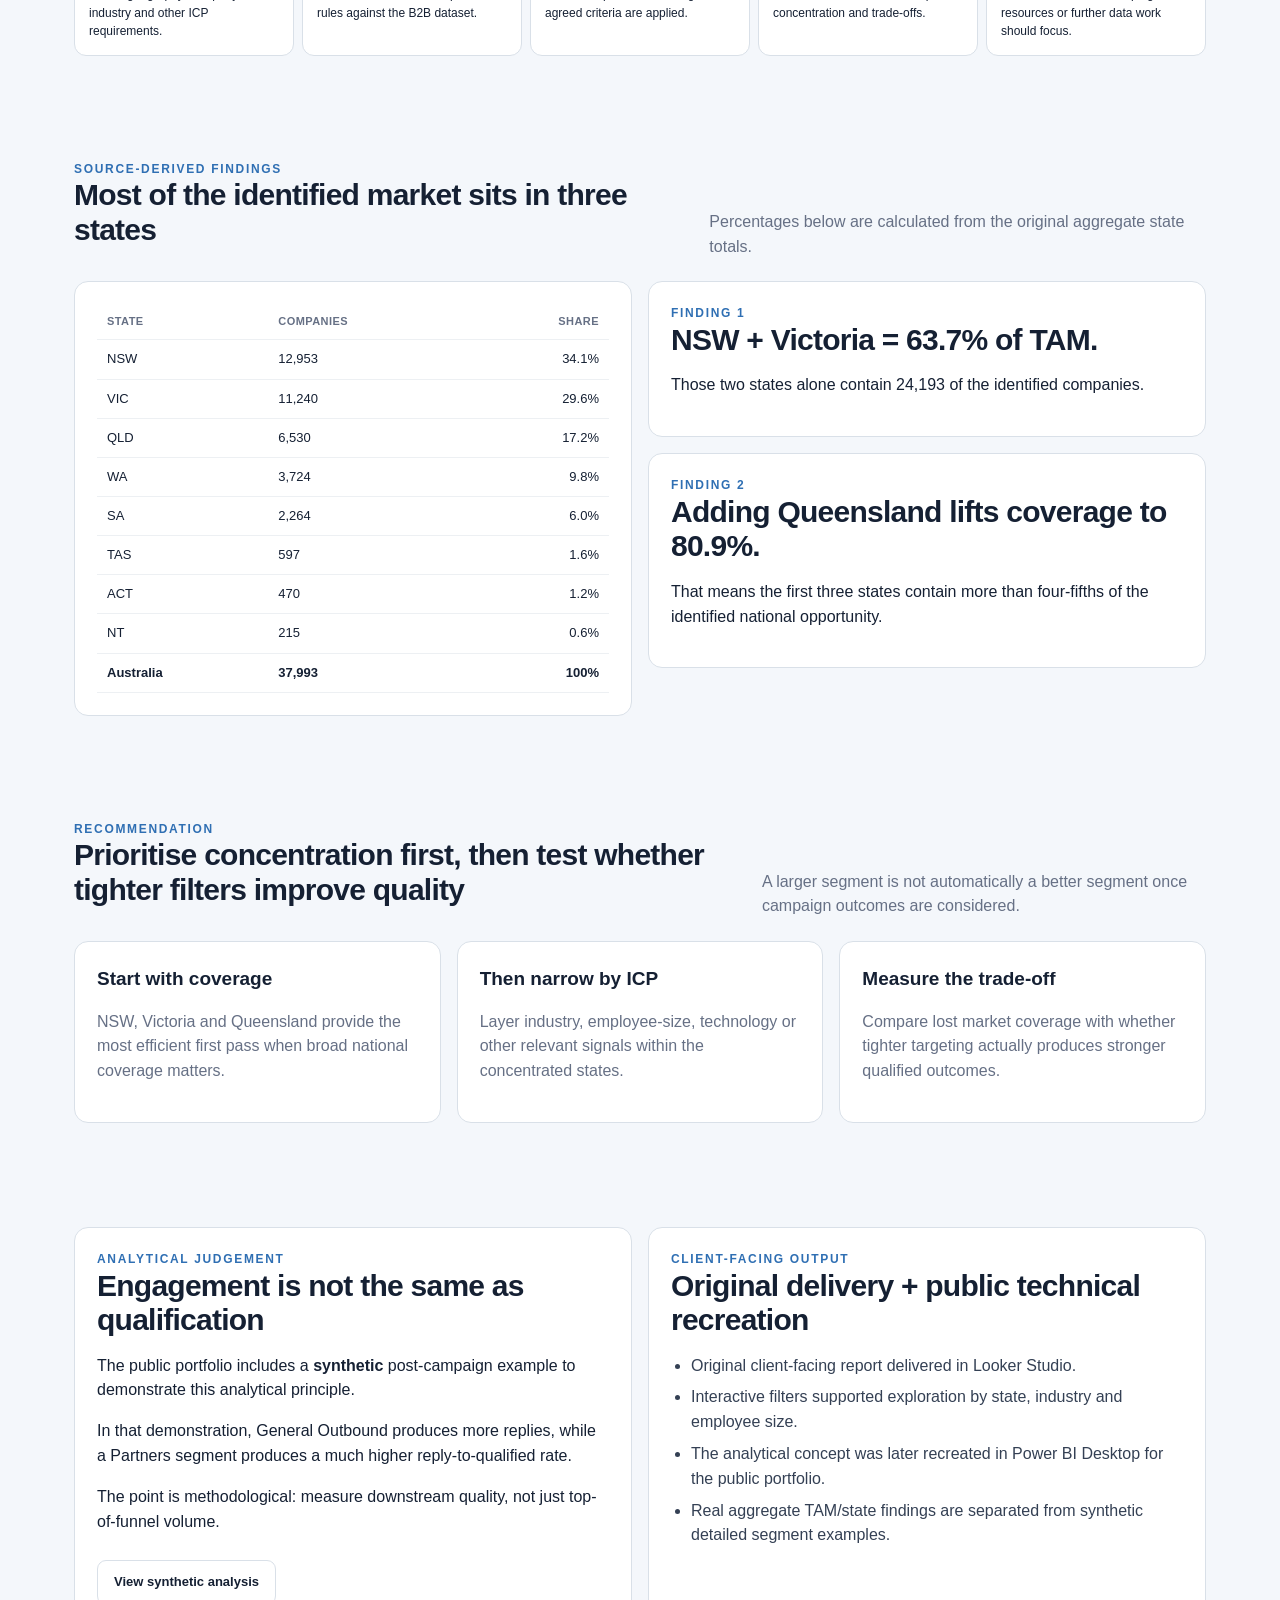
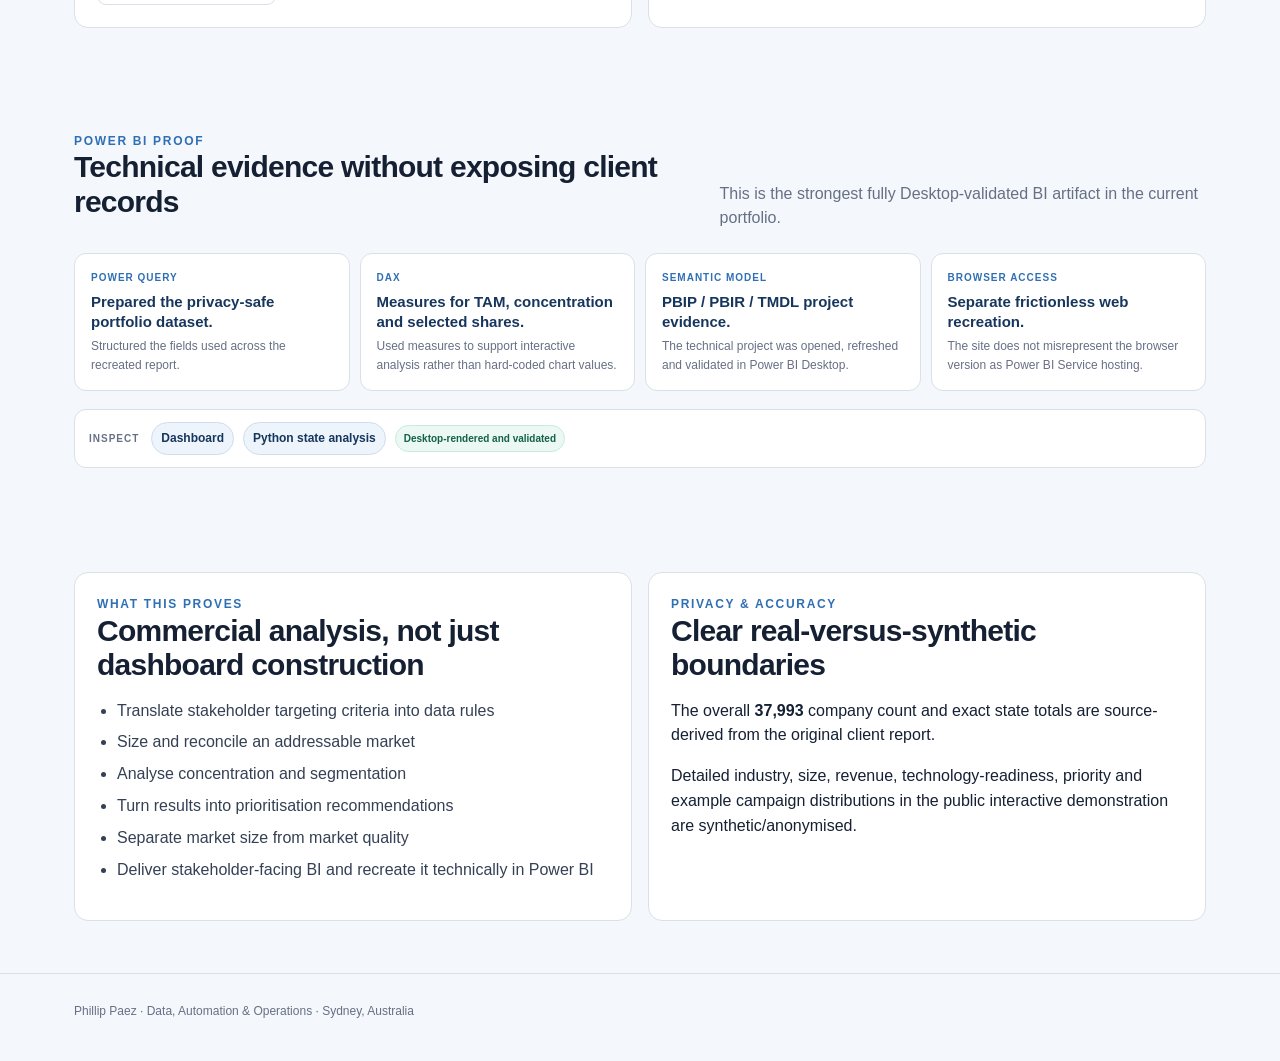
<file: projects/market-intelligence/index.html>
<!doctype html><html lang="en"><head><meta charset="utf-8"><meta name="viewport" content="width=device-width,initial-scale=1"><meta name="description" content="Market Intelligence & TAM Analysis case study by Phillip Paez: converting a targeting brief into a 37,993-company Australian market and practical prioritisation decisions."><title>Market Intelligence & TAM Analysis | Phillip Paez</title><link rel="stylesheet" href="../../assets/style.css"></head><body><nav class="nav"><div class="wrap nav-inner"><a class="brand" href="../../">Phillip Paez</a><div class="nav-links"><a href="../../#projects">Projects</a><a href="../../#approach">Approach</a><a href="https://github.com/papdiaz-fraxie">GitHub</a></div></div></nav><main><section class="case-hero"><div class="wrap"><a class="back" href="../../">← Back to portfolio</a><div class="eyebrow" style="margin-top:22px">04 · Market Analytics</div><h1>Market Intelligence & TAM Analysis</h1><p class="lead">Turning a client targeting brief into a quantified addressable market, then showing where the opportunity is concentrated and how tighter targeting changes the usable pool.</p><div class="tags"><span class="tag">Looker Studio</span><span class="tag">Power BI</span><span class="tag">DAX</span><span class="tag">Power Query</span><span class="tag">TAM Analysis</span><span class="tag">Commercial Analytics</span></div><div class="actions"><a class="btn primary" href="dashboard.html">Open dashboard</a><a class="btn" href="../../code/market/analyse_tam_state.py">Python evidence</a><a class="btn" href="../../code/market/analyse_campaigns.py">Campaign analysis</a></div><div class="identity-strip"><div class="identity-item"><strong>My role</strong><span>Translated targeting requirements into data filters, analysis and client reporting</span></div><div class="identity-item"><strong>Scale</strong><span>37,993 source-derived Australian companies</span></div><div class="identity-item"><strong>Finding</strong><span>63.7% of TAM in NSW + Victoria</span></div><div class="identity-item"><strong>Decision</strong><span>NSW + VIC + QLD cover 80.9% of the identified market</span></div></div></div></section><section class="section"><div class="wrap"><div class="proof-grid"><div class="proof"><span class="proof-label">Business question</span><strong>How large is the addressable market and where should activity start?</strong><p>A national total alone is not enough to prioritise campaign effort.</p></div><div class="proof"><span class="proof-label">Method</span><strong>Brief → filters → TAM → segmentation → decision.</strong><p>Translate ICP criteria into repeatable data rules, then measure concentration.</p></div><div class="proof"><span class="proof-label">Source-derived result</span><strong>37,993 Australian companies.</strong><p>Exact state totals are retained from the original client-facing report.</p></div><div class="proof"><span class="proof-label">Technical proof</span><strong>Looker Studio delivery + Power BI recreation + Python checks.</strong><p>The public build preserves the real aggregate findings while protecting client data.</p></div></div><div class="evidence-bar"><span class="label">Inspect</span><a class="evidence-link" href="dashboard.html">Interactive dashboard</a><a class="evidence-link" href="../../code/market/analyse_tam_state.py">State analysis</a><a class="evidence-link" href="../../code/market/analyse_campaigns.py">Synthetic campaign analysis</a><span class="status verified">Power BI Desktop recreation validated</span></div></div></section><section class="section"><div class="wrap"><div class="case-grid"><div class="case-card"><div class="eyebrow">Business problem</div><h2>A TAM number needed to become an actionable market plan.</h2><p>An Australian telecommunications client needed a quantified view of companies matching its targeting requirements.</p><p>The original client-facing analysis identified <strong>37,993 potentially addressable Australian companies</strong>, but the useful next question was where that opportunity sat and how campaign effort should be sequenced.</p></div><div class="case-card"><div class="eyebrow">My response</div><h2>Turn the targeting brief into measurable filters and prioritisation.</h2><p>I translated geography, company-size, industry and other targeting requirements into practical data rules, then analysed the remaining market by state and other segments.</p><p>The goal was not simply to count companies. It was to show the trade-off between <strong>market coverage and targeting precision</strong>.</p></div></div></div></section><section class="section"><div class="wrap"><div class="section-head"><div><div class="eyebrow">Method</div><h2>From brief to usable market intelligence</h2></div><p>A repeatable process makes a TAM defensible and easier to update.</p></div><div class="workflow"><div class="step"><b>1. Targeting brief</b>Define geography, company-size, industry and other ICP requirements.</div><div class="step"><b>2. Data filtering</b>Translate the brief into repeatable rules against the B2B dataset.</div><div class="step"><b>3. TAM sizing</b>Count companies remaining after agreed criteria are applied.</div><div class="step"><b>4. Segmentation</b>Break the market down to expose concentration and trade-offs.</div><div class="step"><b>5. Commercial action</b>Recommend where campaign resources or further data work should focus.</div></div></div></section><section class="section"><div class="wrap"><div class="section-head"><div><div class="eyebrow">Source-derived findings</div><h2>Most of the identified market sits in three states</h2></div><p>Percentages below are calculated from the original aggregate state totals.</p></div><div class="two-col"><div class="case-card"><table class="data-table"><thead><tr><th>State</th><th>Companies</th><th>Share</th></tr></thead><tbody><tr><td>NSW</td><td>12,953</td><td>34.1%</td></tr><tr><td>VIC</td><td>11,240</td><td>29.6%</td></tr><tr><td>QLD</td><td>6,530</td><td>17.2%</td></tr><tr><td>WA</td><td>3,724</td><td>9.8%</td></tr><tr><td>SA</td><td>2,264</td><td>6.0%</td></tr><tr><td>TAS</td><td>597</td><td>1.6%</td></tr><tr><td>ACT</td><td>470</td><td>1.2%</td></tr><tr><td>NT</td><td>215</td><td>0.6%</td></tr><tr><td><strong>Australia</strong></td><td><strong>37,993</strong></td><td><strong>100%</strong></td></tr></tbody></table></div><div><div class="case-card" style="margin-bottom:16px"><div class="eyebrow">Finding 1</div><h2>NSW + Victoria = 63.7% of TAM.</h2><p>Those two states alone contain 24,193 of the identified companies.</p></div><div class="case-card"><div class="eyebrow">Finding 2</div><h2>Adding Queensland lifts coverage to 80.9%.</h2><p>That means the first three states contain more than four-fifths of the identified national opportunity.</p></div></div></div></div></section><section class="section"><div class="wrap"><div class="section-head"><div><div class="eyebrow">Recommendation</div><h2>Prioritise concentration first, then test whether tighter filters improve quality</h2></div><p>A larger segment is not automatically a better segment once campaign outcomes are considered.</p></div><div class="grid-3"><div class="card"><h3>Start with coverage</h3><p class="muted">NSW, Victoria and Queensland provide the most efficient first pass when broad national coverage matters.</p></div><div class="card"><h3>Then narrow by ICP</h3><p class="muted">Layer industry, employee-size, technology or other relevant signals within the concentrated states.</p></div><div class="card"><h3>Measure the trade-off</h3><p class="muted">Compare lost market coverage with whether tighter targeting actually produces stronger qualified outcomes.</p></div></div></div></section><section class="section"><div class="wrap"><div class="two-col"><div class="case-card"><div class="eyebrow">Analytical judgement</div><h2>Engagement is not the same as qualification</h2><p>The public portfolio includes a <strong>synthetic</strong> post-campaign example to demonstrate this analytical principle.</p><p>In that demonstration, General Outbound produces more replies, while a Partners segment produces a much higher reply-to-qualified rate.</p><p>The point is methodological: measure downstream quality, not just top-of-funnel volume.</p><div class="actions"><a class="btn" href="../../code/market/analyse_campaigns.py">View synthetic analysis</a></div></div><div class="case-card"><div class="eyebrow">Client-facing output</div><h2>Original delivery + public technical recreation</h2><ul class="bullets"><li>Original client-facing report delivered in Looker Studio.</li><li>Interactive filters supported exploration by state, industry and employee size.</li><li>The analytical concept was later recreated in Power BI Desktop for the public portfolio.</li><li>Real aggregate TAM/state findings are separated from synthetic detailed segment examples.</li></ul></div></div></div></section><section class="section"><div class="wrap"><div class="section-head"><div><div class="eyebrow">Power BI proof</div><h2>Technical evidence without exposing client records</h2></div><p>This is the strongest fully Desktop-validated BI artifact in the current portfolio.</p></div><div class="proof-grid"><div class="proof"><span class="proof-label">Power Query</span><strong>Prepared the privacy-safe portfolio dataset.</strong><p>Structured the fields used across the recreated report.</p></div><div class="proof"><span class="proof-label">DAX</span><strong>Measures for TAM, concentration and selected shares.</strong><p>Used measures to support interactive analysis rather than hard-coded chart values.</p></div><div class="proof"><span class="proof-label">Semantic model</span><strong>PBIP / PBIR / TMDL project evidence.</strong><p>The technical project was opened, refreshed and validated in Power BI Desktop.</p></div><div class="proof"><span class="proof-label">Browser access</span><strong>Separate frictionless web recreation.</strong><p>The site does not misrepresent the browser version as Power BI Service hosting.</p></div></div><div class="evidence-bar"><span class="label">Inspect</span><a class="evidence-link" href="dashboard.html">Dashboard</a><a class="evidence-link" href="../../code/market/analyse_tam_state.py">Python state analysis</a><span class="status verified">Desktop-rendered and validated</span></div></div></section><section class="section"><div class="wrap"><div class="two-col"><div class="case-card"><div class="eyebrow">What this proves</div><h2>Commercial analysis, not just dashboard construction</h2><ul class="bullets"><li>Translate stakeholder targeting criteria into data rules</li><li>Size and reconcile an addressable market</li><li>Analyse concentration and segmentation</li><li>Turn results into prioritisation recommendations</li><li>Separate market size from market quality</li><li>Deliver stakeholder-facing BI and recreate it technically in Power BI</li></ul></div><div class="case-card"><div class="eyebrow">Privacy & accuracy</div><h2>Clear real-versus-synthetic boundaries</h2><p>The overall <strong>37,993</strong> company count and exact state totals are source-derived from the original client report.</p><p>Detailed industry, size, revenue, technology-readiness, priority and example campaign distributions in the public interactive demonstration are synthetic/anonymised.</p></div></div></div></section></main><footer class="footer"><div class="wrap">Phillip Paez · Data, Automation & Operations · Sydney, Australia</div></footer></body></html>
</file>
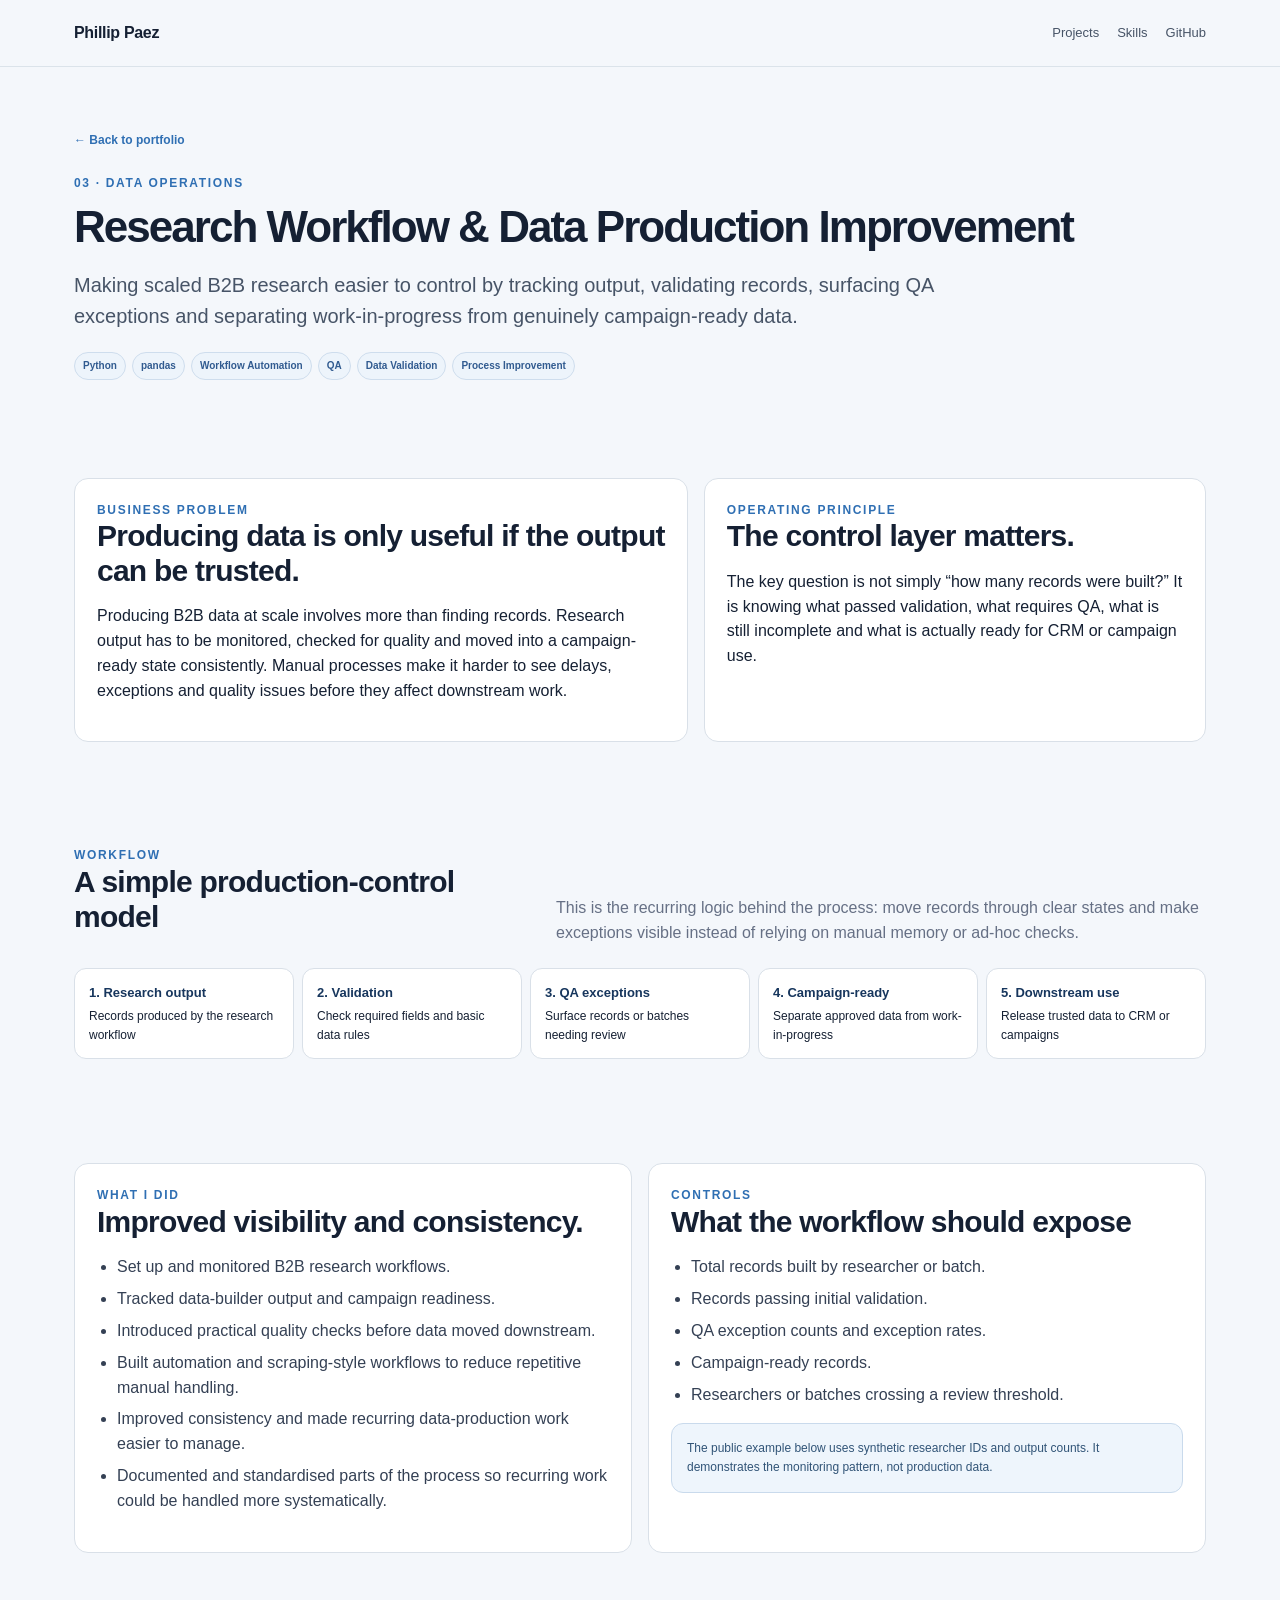
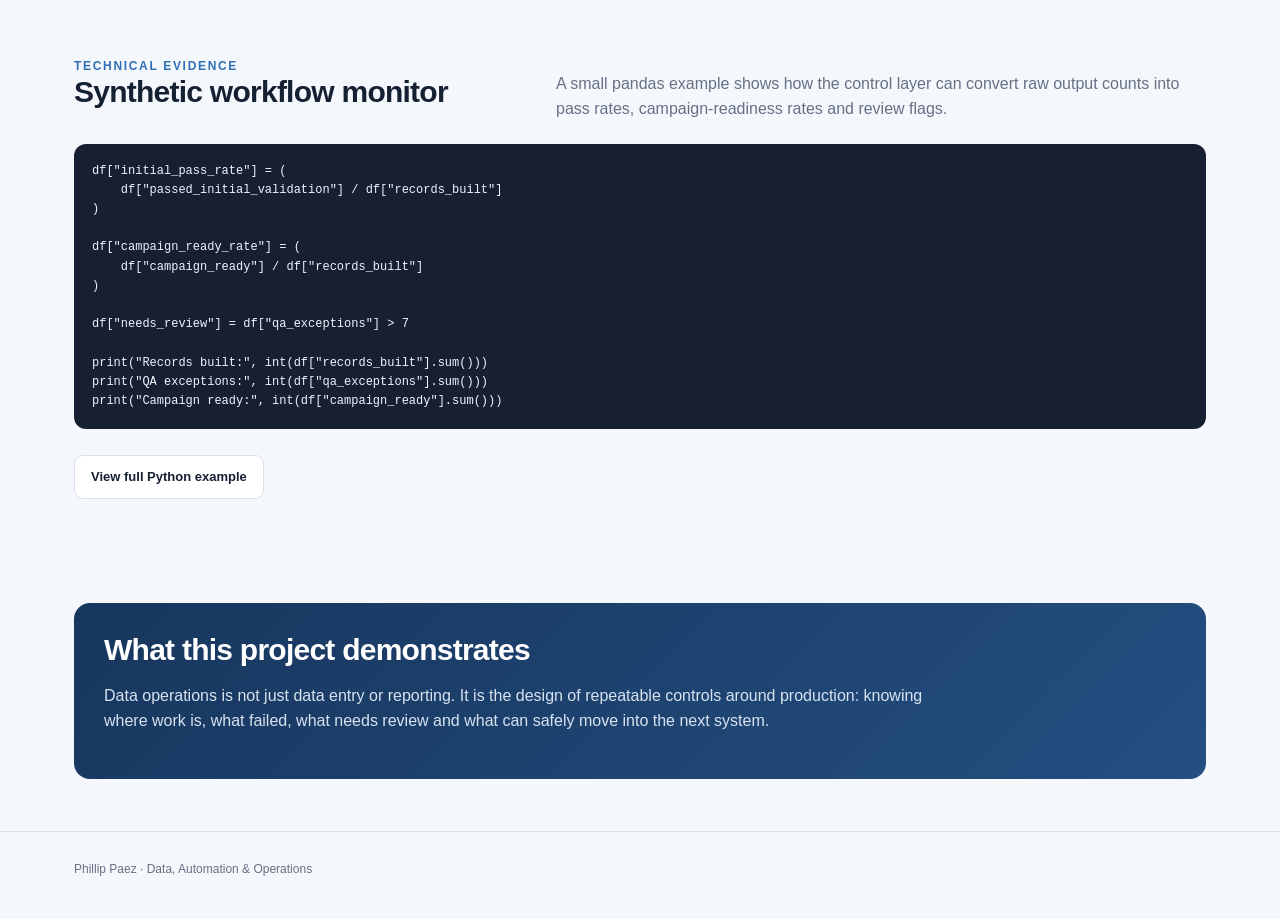
<file: projects/research-workflow/index.html>
<!doctype html><html lang="en"><head><meta charset="utf-8"><meta name="viewport" content="width=device-width,initial-scale=1"><meta name="description" content="Research Workflow & Data Production case study by Phillip Paez."><title>Research Workflow & Data Production | Phillip Paez</title><link rel="stylesheet" href="../../assets/style.css"></head><body><nav class="nav"><div class="wrap nav-inner"><a class="brand" href="../../">Phillip Paez</a><div class="nav-links"><a href="../../#projects">Projects</a><a href="../../#skills">Skills</a><a href="https://github.com/papdiaz-fraxie">GitHub</a></div></div></nav><main><section class="case-hero"><div class="wrap"><a class="back" href="../../">← Back to portfolio</a><div class="eyebrow" style="margin-top:22px">03 · Data Operations</div><h1>Research Workflow & Data Production Improvement</h1><p class="lead">Making scaled B2B research easier to control by tracking output, validating records, surfacing QA exceptions and separating work-in-progress from genuinely campaign-ready data.</p><div class="tags"><span class="tag">Python</span><span class="tag">pandas</span><span class="tag">Workflow Automation</span><span class="tag">QA</span><span class="tag">Data Validation</span><span class="tag">Process Improvement</span></div></div></section><section class="section"><div class="wrap"><div class="case-grid"><div class="case-card"><div class="eyebrow">Business problem</div><h2>Producing data is only useful if the output can be trusted.</h2><p>Producing B2B data at scale involves more than finding records. Research output has to be monitored, checked for quality and moved into a campaign-ready state consistently. Manual processes make it harder to see delays, exceptions and quality issues before they affect downstream work.</p></div><div class="case-card"><div class="eyebrow">Operating principle</div><h2>The control layer matters.</h2><p>The key question is not simply “how many records were built?” It is knowing what passed validation, what requires QA, what is still incomplete and what is actually ready for CRM or campaign use.</p></div></div></div></section><section class="section"><div class="wrap"><div class="section-head"><div><div class="eyebrow">Workflow</div><h2>A simple production-control model</h2></div><p>This is the recurring logic behind the process: move records through clear states and make exceptions visible instead of relying on manual memory or ad-hoc checks.</p></div><div class="workflow"><div class="step"><b>1. Research output</b>Records produced by the research workflow</div><div class="step"><b>2. Validation</b>Check required fields and basic data rules</div><div class="step"><b>3. QA exceptions</b>Surface records or batches needing review</div><div class="step"><b>4. Campaign-ready</b>Separate approved data from work-in-progress</div><div class="step"><b>5. Downstream use</b>Release trusted data to CRM or campaigns</div></div></div></section><section class="section"><div class="wrap"><div class="two-col"><div class="case-card"><div class="eyebrow">What I did</div><h2>Improved visibility and consistency.</h2><ul class="bullets"><li>Set up and monitored B2B research workflows.</li><li>Tracked data-builder output and campaign readiness.</li><li>Introduced practical quality checks before data moved downstream.</li><li>Built automation and scraping-style workflows to reduce repetitive manual handling.</li><li>Improved consistency and made recurring data-production work easier to manage.</li><li>Documented and standardised parts of the process so recurring work could be handled more systematically.</li></ul></div><div class="case-card"><div class="eyebrow">Controls</div><h2>What the workflow should expose</h2><ul class="bullets"><li>Total records built by researcher or batch.</li><li>Records passing initial validation.</li><li>QA exception counts and exception rates.</li><li>Campaign-ready records.</li><li>Researchers or batches crossing a review threshold.</li></ul><div class="note">The public example below uses synthetic researcher IDs and output counts. It demonstrates the monitoring pattern, not production data.</div></div></div></div></section><section class="section"><div class="wrap"><div class="section-head"><div><div class="eyebrow">Technical evidence</div><h2>Synthetic workflow monitor</h2></div><p>A small pandas example shows how the control layer can convert raw output counts into pass rates, campaign-readiness rates and review flags.</p></div><pre class="codebox">df["initial_pass_rate"] = (
    df["passed_initial_validation"] / df["records_built"]
)

df["campaign_ready_rate"] = (
    df["campaign_ready"] / df["records_built"]
)

df["needs_review"] = df["qa_exceptions"] &gt; 7

print("Records built:", int(df["records_built"].sum()))
print("QA exceptions:", int(df["qa_exceptions"].sum()))
print("Campaign ready:", int(df["campaign_ready"].sum()))</pre><div class="actions"><a class="btn" href="../../code/research/workflow_monitor.py">View full Python example</a></div></div></section><section class="section"><div class="wrap"><div class="banner"><h2>What this project demonstrates</h2><p>Data operations is not just data entry or reporting. It is the design of repeatable controls around production: knowing where work is, what failed, what needs review and what can safely move into the next system.</p></div></div></section></main><footer class="footer"><div class="wrap">Phillip Paez · Data, Automation & Operations</div></footer></body></html>
</file>
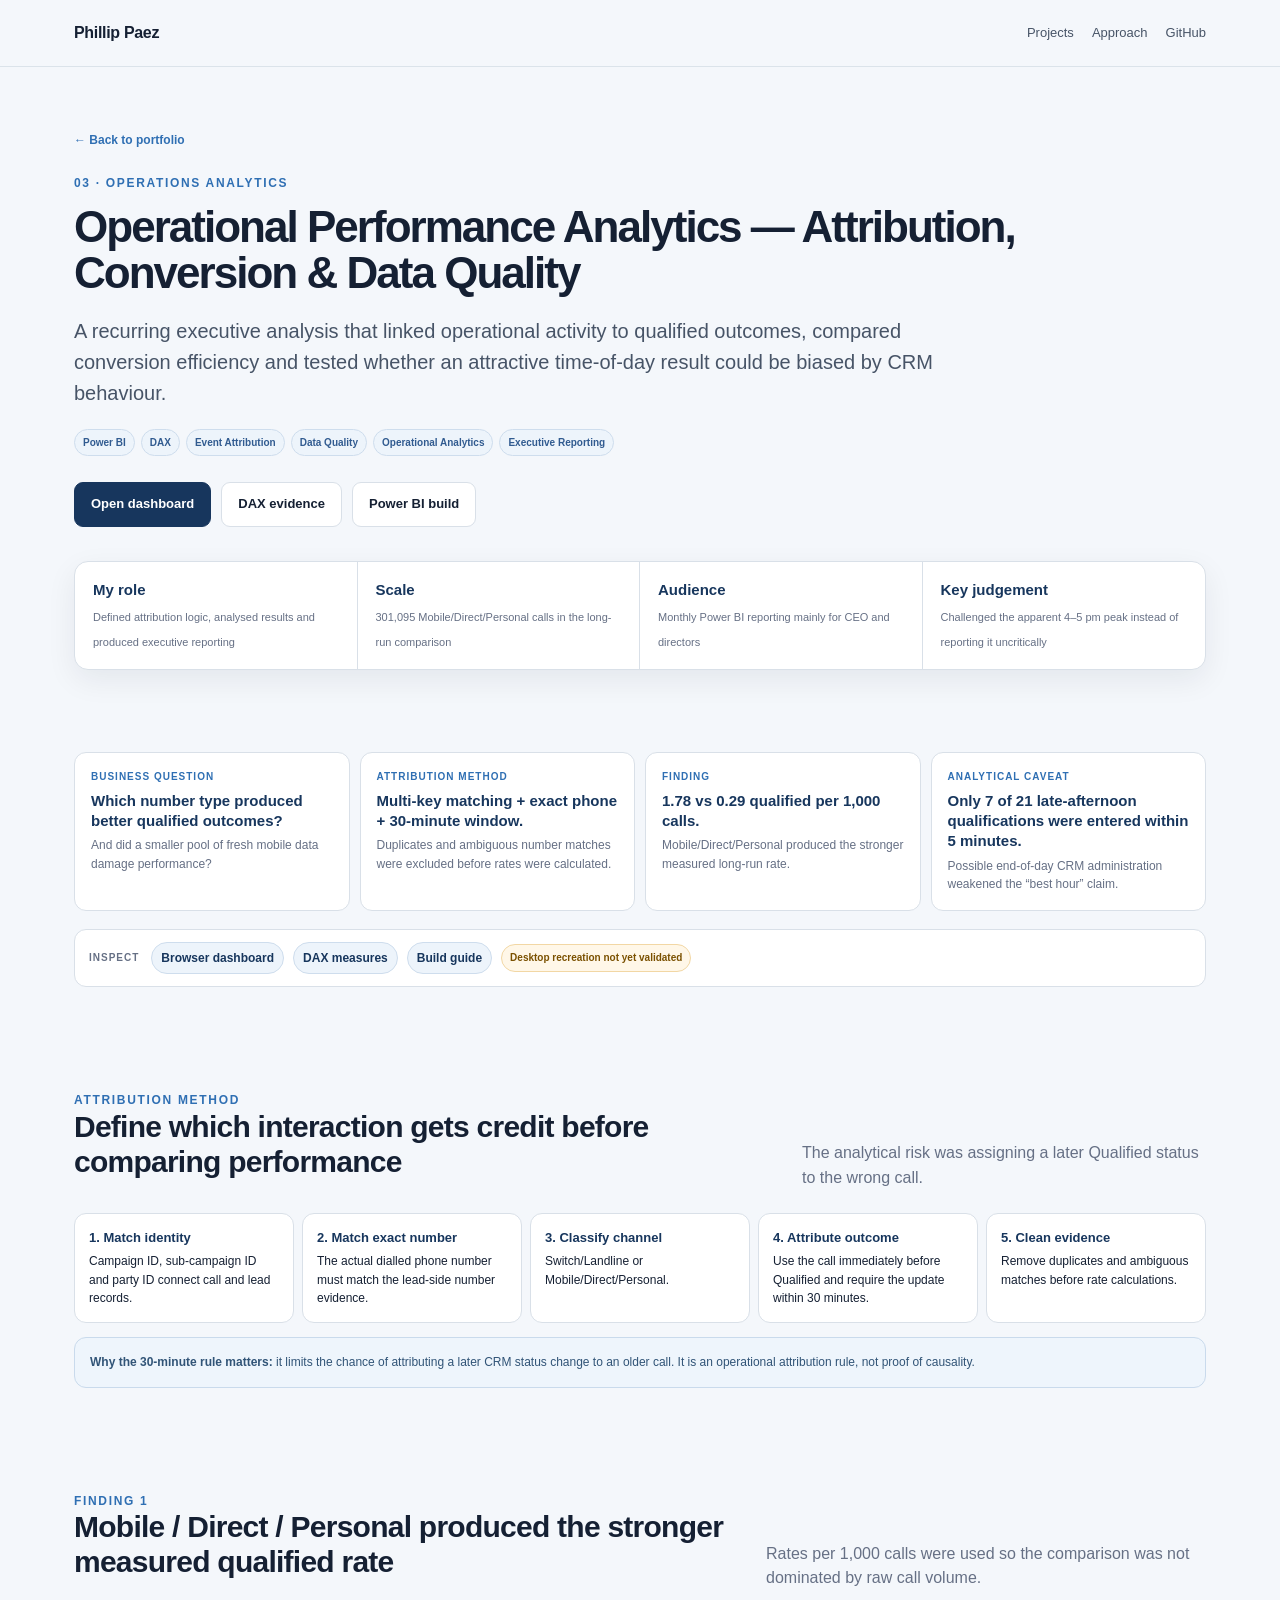
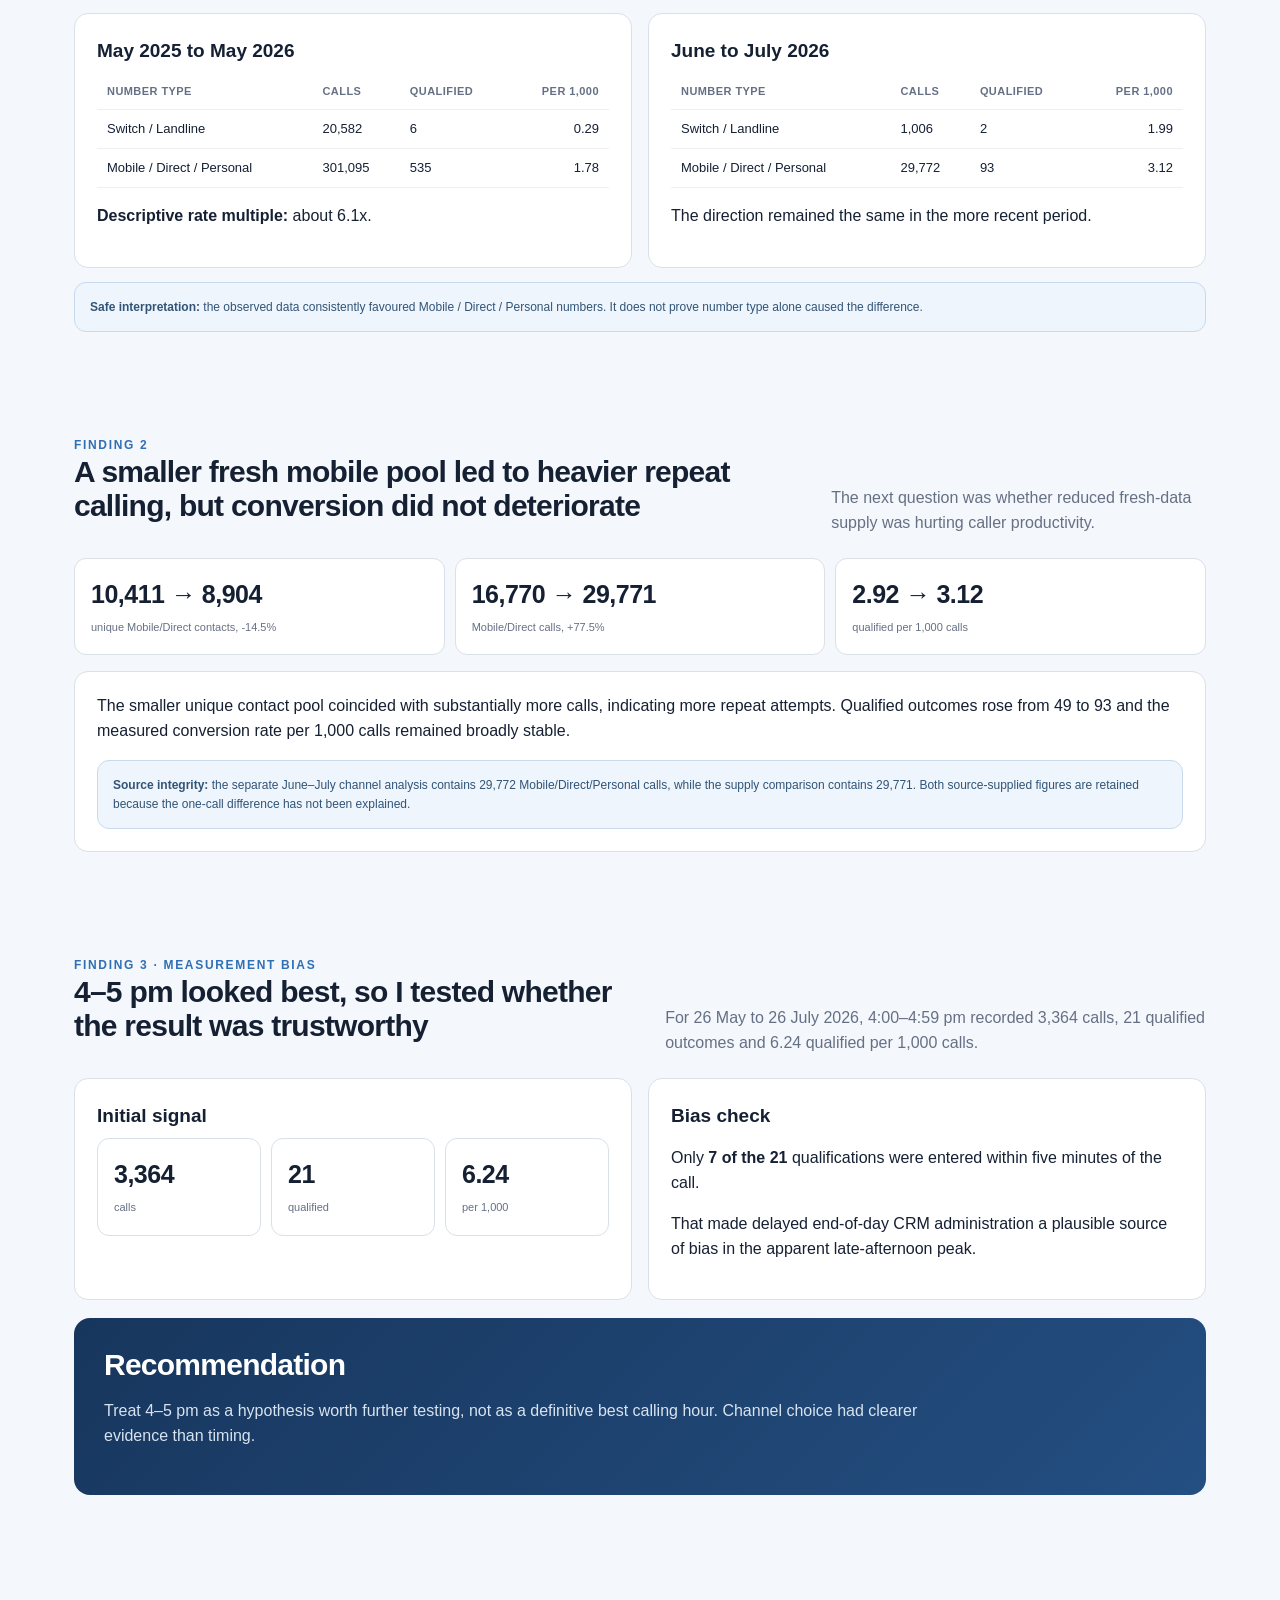
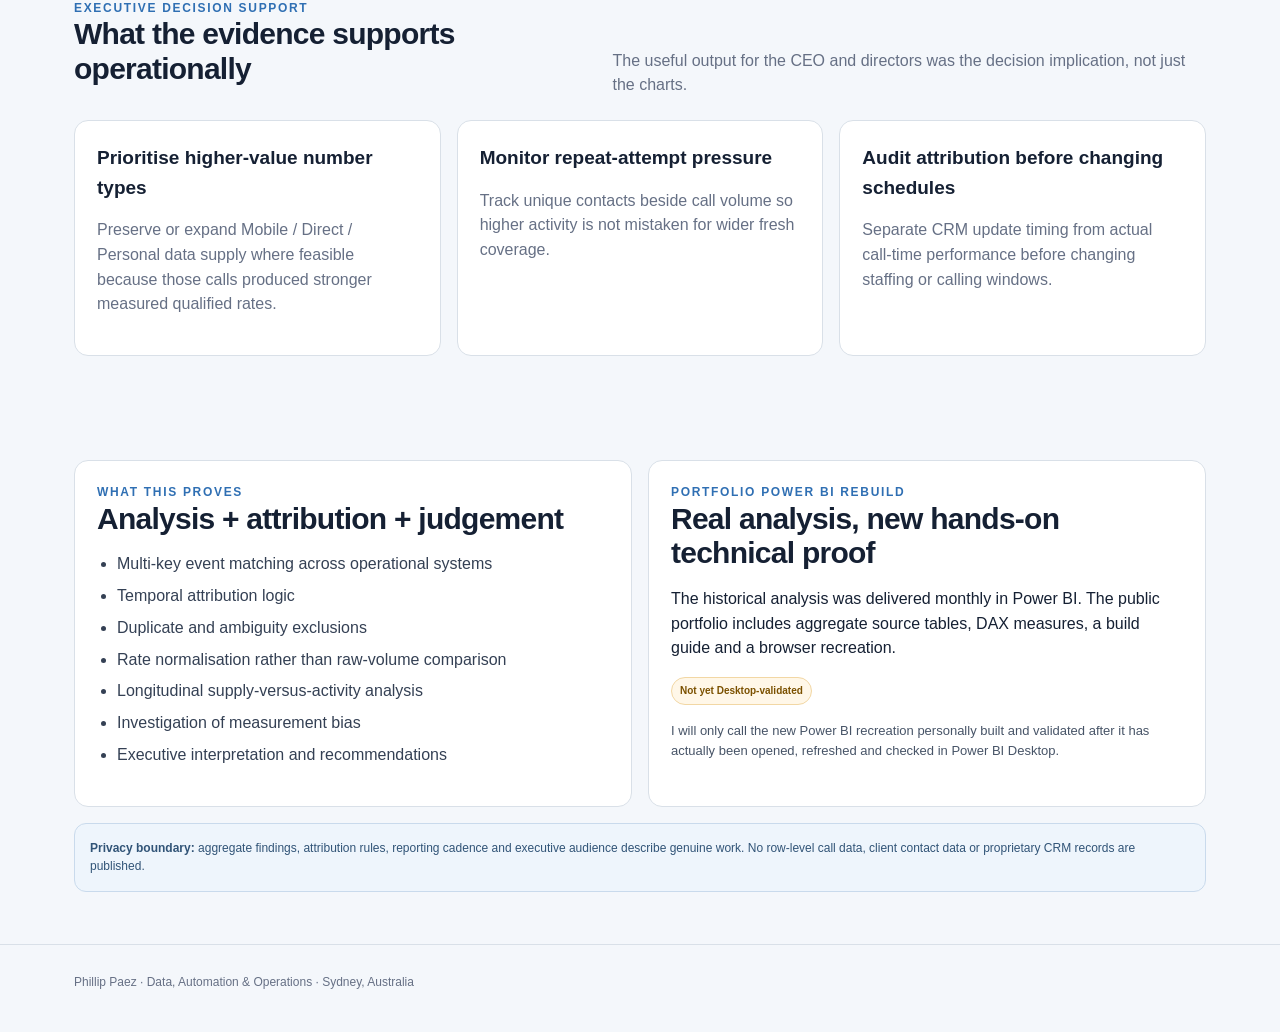
<file: projects/sales-performance/index.html>
<!doctype html><html lang="en"><head><meta charset="utf-8"><meta name="viewport" content="width=device-width,initial-scale=1"><meta name="description" content="Operational Performance Analytics case study by Phillip Paez: attribution, conversion, data quality, Power BI reporting and analytical caveats."><title>Operational Performance Analytics — Attribution, Conversion & Data Quality | Phillip Paez</title><link rel="stylesheet" href="../../assets/style.css"></head><body><nav class="nav"><div class="wrap nav-inner"><a class="brand" href="../../">Phillip Paez</a><div class="nav-links"><a href="../../#projects">Projects</a><a href="../../#approach">Approach</a><a href="https://github.com/papdiaz-fraxie">GitHub</a></div></div></nav><main><section class="case-hero"><div class="wrap"><a class="back" href="../../">← Back to portfolio</a><div class="eyebrow" style="margin-top:22px">03 · Operations Analytics</div><h1>Operational Performance Analytics — Attribution, Conversion & Data Quality</h1><p class="lead">A recurring executive analysis that linked operational activity to qualified outcomes, compared conversion efficiency and tested whether an attractive time-of-day result could be biased by CRM behaviour.</p><div class="tags"><span class="tag">Power BI</span><span class="tag">DAX</span><span class="tag">Event Attribution</span><span class="tag">Data Quality</span><span class="tag">Operational Analytics</span><span class="tag">Executive Reporting</span></div><div class="actions"><a class="btn primary" href="dashboard.html">Open dashboard</a><a class="btn" href="../../code/sales-performance/DAX_MEASURES.md">DAX evidence</a><a class="btn" href="../../code/sales-performance/POWER_BI_BUILD.md">Power BI build</a></div><div class="identity-strip"><div class="identity-item"><strong>My role</strong><span>Defined attribution logic, analysed results and produced executive reporting</span></div><div class="identity-item"><strong>Scale</strong><span>301,095 Mobile/Direct/Personal calls in the long-run comparison</span></div><div class="identity-item"><strong>Audience</strong><span>Monthly Power BI reporting mainly for CEO and directors</span></div><div class="identity-item"><strong>Key judgement</strong><span>Challenged the apparent 4–5 pm peak instead of reporting it uncritically</span></div></div></div></section><section class="section"><div class="wrap"><div class="proof-grid"><div class="proof"><span class="proof-label">Business question</span><strong>Which number type produced better qualified outcomes?</strong><p>And did a smaller pool of fresh mobile data damage performance?</p></div><div class="proof"><span class="proof-label">Attribution method</span><strong>Multi-key matching + exact phone + 30-minute window.</strong><p>Duplicates and ambiguous number matches were excluded before rates were calculated.</p></div><div class="proof"><span class="proof-label">Finding</span><strong>1.78 vs 0.29 qualified per 1,000 calls.</strong><p>Mobile/Direct/Personal produced the stronger measured long-run rate.</p></div><div class="proof"><span class="proof-label">Analytical caveat</span><strong>Only 7 of 21 late-afternoon qualifications were entered within 5 minutes.</strong><p>Possible end-of-day CRM administration weakened the “best hour” claim.</p></div></div><div class="evidence-bar"><span class="label">Inspect</span><a class="evidence-link" href="dashboard.html">Browser dashboard</a><a class="evidence-link" href="../../code/sales-performance/DAX_MEASURES.md">DAX measures</a><a class="evidence-link" href="../../code/sales-performance/POWER_BI_BUILD.md">Build guide</a><span class="status inprogress">Desktop recreation not yet validated</span></div></div></section><section class="section"><div class="wrap"><div class="section-head"><div><div class="eyebrow">Attribution method</div><h2>Define which interaction gets credit before comparing performance</h2></div><p>The analytical risk was assigning a later Qualified status to the wrong call.</p></div><div class="workflow"><div class="step"><b>1. Match identity</b>Campaign ID, sub-campaign ID and party ID connect call and lead records.</div><div class="step"><b>2. Match exact number</b>The actual dialled phone number must match the lead-side number evidence.</div><div class="step"><b>3. Classify channel</b>Switch/Landline or Mobile/Direct/Personal.</div><div class="step"><b>4. Attribute outcome</b>Use the call immediately before Qualified and require the update within 30 minutes.</div><div class="step"><b>5. Clean evidence</b>Remove duplicates and ambiguous matches before rate calculations.</div></div><div class="note" style="margin-top:14px"><strong>Why the 30-minute rule matters:</strong> it limits the chance of attributing a later CRM status change to an older call. It is an operational attribution rule, not proof of causality.</div></div></section><section class="section"><div class="wrap"><div class="section-head"><div><div class="eyebrow">Finding 1</div><h2>Mobile / Direct / Personal produced the stronger measured qualified rate</h2></div><p>Rates per 1,000 calls were used so the comparison was not dominated by raw call volume.</p></div><div class="two-col"><div class="case-card"><h3>May 2025 to May 2026</h3><table class="data-table"><thead><tr><th>Number type</th><th>Calls</th><th>Qualified</th><th>Per 1,000</th></tr></thead><tbody><tr><td>Switch / Landline</td><td>20,582</td><td>6</td><td>0.29</td></tr><tr><td>Mobile / Direct / Personal</td><td>301,095</td><td>535</td><td>1.78</td></tr></tbody></table><p><strong>Descriptive rate multiple:</strong> about 6.1x.</p></div><div class="case-card"><h3>June to July 2026</h3><table class="data-table"><thead><tr><th>Number type</th><th>Calls</th><th>Qualified</th><th>Per 1,000</th></tr></thead><tbody><tr><td>Switch / Landline</td><td>1,006</td><td>2</td><td>1.99</td></tr><tr><td>Mobile / Direct / Personal</td><td>29,772</td><td>93</td><td>3.12</td></tr></tbody></table><p>The direction remained the same in the more recent period.</p></div></div><div class="note" style="margin-top:14px"><strong>Safe interpretation:</strong> the observed data consistently favoured Mobile / Direct / Personal numbers. It does not prove number type alone caused the difference.</div></div></section><section class="section"><div class="wrap"><div class="section-head"><div><div class="eyebrow">Finding 2</div><h2>A smaller fresh mobile pool led to heavier repeat calling, but conversion did not deteriorate</h2></div><p>The next question was whether reduced fresh-data supply was hurting caller productivity.</p></div><div class="metric-row"><div class="metric"><strong>10,411 → 8,904</strong><span>unique Mobile/Direct contacts, -14.5%</span></div><div class="metric"><strong>16,770 → 29,771</strong><span>Mobile/Direct calls, +77.5%</span></div><div class="metric"><strong>2.92 → 3.12</strong><span>qualified per 1,000 calls</span></div></div><div class="case-card" style="margin-top:16px"><p>The smaller unique contact pool coincided with substantially more calls, indicating more repeat attempts. Qualified outcomes rose from 49 to 93 and the measured conversion rate per 1,000 calls remained broadly stable.</p><div class="note"><strong>Source integrity:</strong> the separate June–July channel analysis contains 29,772 Mobile/Direct/Personal calls, while the supply comparison contains 29,771. Both source-supplied figures are retained because the one-call difference has not been explained.</div></div></div></section><section class="section"><div class="wrap"><div class="section-head"><div><div class="eyebrow">Finding 3 · measurement bias</div><h2>4–5 pm looked best, so I tested whether the result was trustworthy</h2></div><p>For 26 May to 26 July 2026, 4:00–4:59 pm recorded 3,364 calls, 21 qualified outcomes and 6.24 qualified per 1,000 calls.</p></div><div class="two-col"><div class="case-card"><h3>Initial signal</h3><div class="metric-row"><div class="metric"><strong>3,364</strong><span>calls</span></div><div class="metric"><strong>21</strong><span>qualified</span></div><div class="metric"><strong>6.24</strong><span>per 1,000</span></div></div></div><div class="case-card"><h3>Bias check</h3><p>Only <strong>7 of the 21</strong> qualifications were entered within five minutes of the call.</p><p>That made delayed end-of-day CRM administration a plausible source of bias in the apparent late-afternoon peak.</p></div></div><div class="banner" style="margin-top:18px"><h2>Recommendation</h2><p>Treat 4–5 pm as a hypothesis worth further testing, not as a definitive best calling hour. Channel choice had clearer evidence than timing.</p></div></div></section><section class="section"><div class="wrap"><div class="section-head"><div><div class="eyebrow">Executive decision support</div><h2>What the evidence supports operationally</h2></div><p>The useful output for the CEO and directors was the decision implication, not just the charts.</p></div><div class="grid-3"><div class="card"><h3>Prioritise higher-value number types</h3><p class="muted">Preserve or expand Mobile / Direct / Personal data supply where feasible because those calls produced stronger measured qualified rates.</p></div><div class="card"><h3>Monitor repeat-attempt pressure</h3><p class="muted">Track unique contacts beside call volume so higher activity is not mistaken for wider fresh coverage.</p></div><div class="card"><h3>Audit attribution before changing schedules</h3><p class="muted">Separate CRM update timing from actual call-time performance before changing staffing or calling windows.</p></div></div></div></section><section class="section"><div class="wrap"><div class="two-col"><div class="case-card"><div class="eyebrow">What this proves</div><h2>Analysis + attribution + judgement</h2><ul class="bullets"><li>Multi-key event matching across operational systems</li><li>Temporal attribution logic</li><li>Duplicate and ambiguity exclusions</li><li>Rate normalisation rather than raw-volume comparison</li><li>Longitudinal supply-versus-activity analysis</li><li>Investigation of measurement bias</li><li>Executive interpretation and recommendations</li></ul></div><div class="case-card"><div class="eyebrow">Portfolio Power BI rebuild</div><h2>Real analysis, new hands-on technical proof</h2><p>The historical analysis was delivered monthly in Power BI. The public portfolio includes aggregate source tables, DAX measures, a build guide and a browser recreation.</p><p><span class="status inprogress">Not yet Desktop-validated</span></p><p class="compact">I will only call the new Power BI recreation personally built and validated after it has actually been opened, refreshed and checked in Power BI Desktop.</p></div></div><div class="note" style="margin-top:16px"><strong>Privacy boundary:</strong> aggregate findings, attribution rules, reporting cadence and executive audience describe genuine work. No row-level call data, client contact data or proprietary CRM records are published.</div></div></section></main><footer class="footer"><div class="wrap">Phillip Paez · Data, Automation & Operations · Sydney, Australia</div></footer></body></html>
</file>
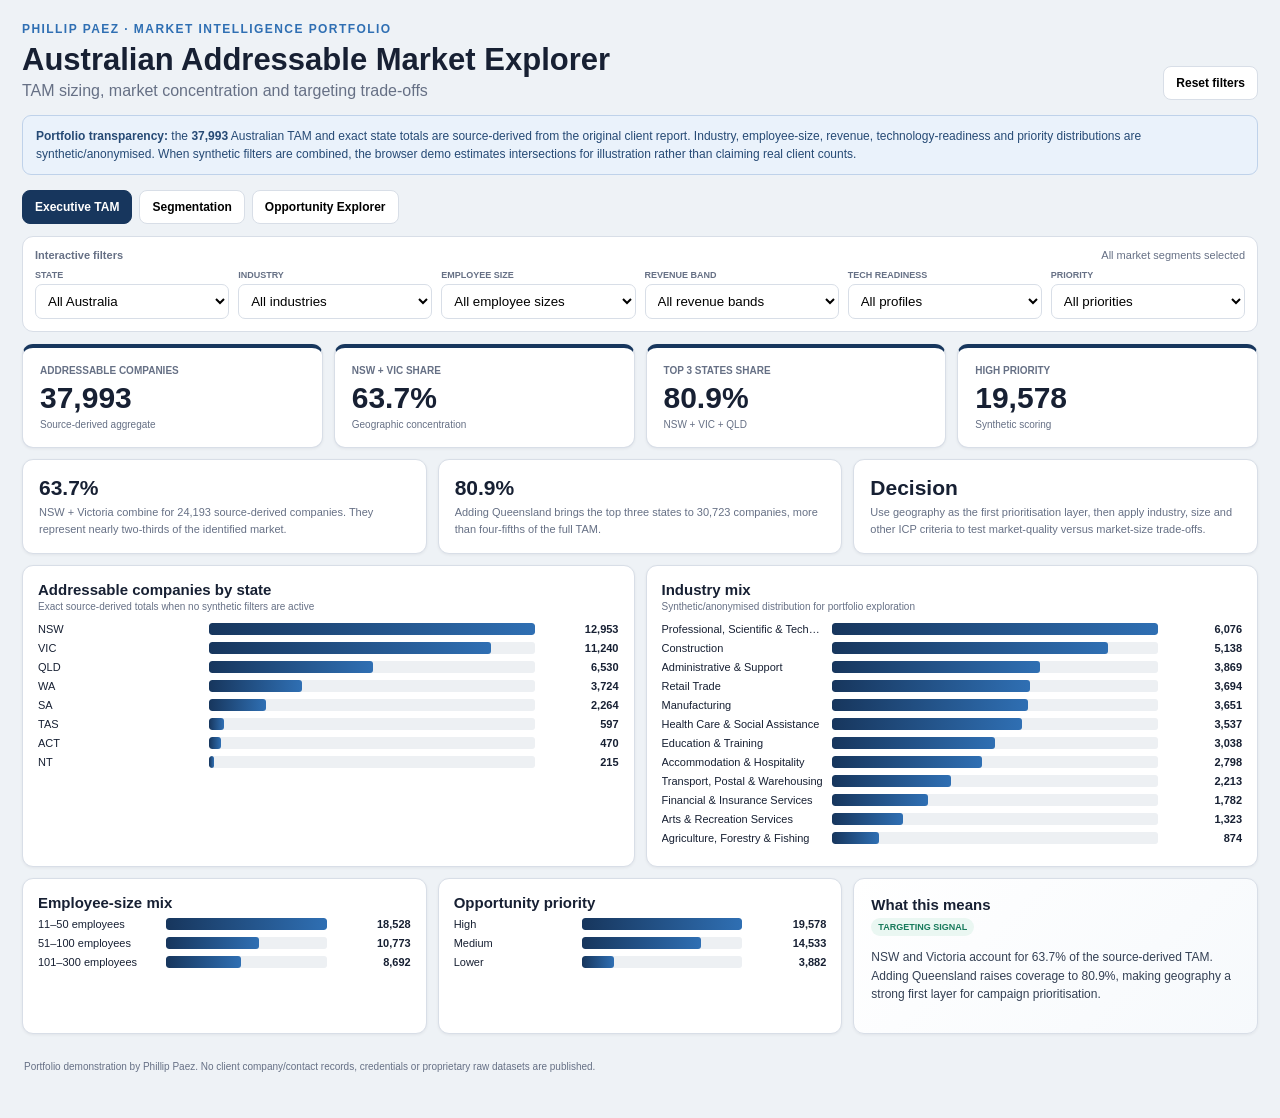
<file: projects/market-intelligence/dashboard-app-v2.html>
<!doctype html>
<html lang="en">
<head>
<meta charset="utf-8">
<meta name="viewport" content="width=device-width,initial-scale=1">
<title>Australian TAM Explorer | Phillip Paez</title>
<style>
:root{--bg:#eef2f6;--card:#fff;--ink:#172033;--muted:#667085;--line:#d8dee7;--navy:#17365d;--blue:#2f6fb3;--soft:#edf4fb;--green:#177a5b;--amber:#9a6700}*{box-sizing:border-box}body{margin:0;background:var(--bg);font-family:Segoe UI,Arial,sans-serif;color:var(--ink)}.shell{max-width:1420px;margin:auto;padding:22px}.hero{display:flex;justify-content:space-between;gap:20px;align-items:end}.kicker{font-size:12px;font-weight:800;letter-spacing:.12em;color:var(--blue);text-transform:uppercase}h1{font-size:31px;margin:6px 0 4px}.sub,.muted{color:var(--muted)}.note{margin:15px 0;background:#eaf2fb;border:1px solid #bfd2ea;color:#264a75;padding:11px 13px;border-radius:9px;font-size:12px;line-height:1.5}.tabs{display:flex;gap:7px;flex-wrap:wrap;margin:12px 0}.tab,.btn{border:1px solid var(--line);background:#fff;padding:9px 12px;border-radius:8px;cursor:pointer;font-size:12px;font-weight:700}.tab.active{background:var(--navy);border-color:var(--navy);color:#fff}.filters{display:grid;grid-template-columns:repeat(6,1fr);gap:9px;background:#fff;border:1px solid var(--line);border-radius:11px;padding:12px;margin-bottom:12px}.filter label{display:block;font-size:9px;color:var(--muted);font-weight:800;margin-bottom:4px}.filter select{width:100%;padding:8px;border:1px solid var(--line);border-radius:7px;background:#fff}.status{grid-column:1/-1;font-size:11px;color:var(--muted);display:flex;justify-content:space-between;gap:10px}.page{display:none}.page.active{display:block}.kpis{display:grid;grid-template-columns:repeat(4,1fr);gap:11px;margin-bottom:11px}.card{background:#fff;border:1px solid var(--line);border-radius:11px;box-shadow:0 1px 3px rgba(16,24,40,.06)}.kpi{padding:17px;border-top:4px solid var(--navy)}.label{font-size:10px;color:var(--muted);font-weight:800}.value{font-size:30px;font-weight:750;margin-top:5px}.hint{font-size:10px;color:var(--muted);margin-top:4px}.grid2{display:grid;grid-template-columns:1fr 1fr;gap:11px;margin-bottom:11px}.grid3{display:grid;grid-template-columns:1fr 1fr 1fr;gap:11px;margin-bottom:11px}.panel{padding:15px}.panel h2,.insight h2{font-size:15px;margin:0 0 3px}.desc{font-size:10px;color:var(--muted);margin-bottom:11px}.bar-row{display:grid;grid-template-columns:minmax(120px,1.5fr) 3fr 76px;gap:8px;align-items:center;margin:7px 0;font-size:11px}.bar-label{overflow:hidden;text-overflow:ellipsis;white-space:nowrap}.track{height:12px;background:#edf0f3;border-radius:3px;overflow:hidden}.bar{height:100%;background:linear-gradient(90deg,var(--navy),var(--blue));border-radius:3px}.num{text-align:right;font-variant-numeric:tabular-nums;font-weight:700}.insight{padding:17px;background:linear-gradient(135deg,#fff,#f6f9fc)}.signal{display:inline-block;font-size:9px;font-weight:800;color:var(--green);background:#eaf7f2;border-radius:999px;padding:4px 7px}.insight p{font-size:12px;line-height:1.55;color:#344054}.table-wrap{overflow:auto;border:1px solid var(--line);border-radius:8px}table{width:100%;border-collapse:collapse;font-size:10px;background:#fff}th{font-size:9px;text-transform:uppercase;color:var(--muted);padding:8px;border-bottom:1px solid var(--line);background:#f8fafc;text-align:left;white-space:nowrap}td{padding:8px;border-bottom:1px solid #edf0f3}td.r,th.r{text-align:right}.pill{display:inline-block;background:var(--soft);color:#315b90;border-radius:999px;padding:3px 7px}.warning{background:#fff8e8;border:1px solid #ead8a2;color:#7a5610;border-radius:9px;padding:11px 13px;font-size:11px;line-height:1.5;margin-bottom:11px}.analysis{display:grid;grid-template-columns:repeat(3,1fr);gap:11px;margin-bottom:11px}.analysis .card{padding:16px}.analysis strong{font-size:21px;display:block;margin-bottom:4px}.analysis p{font-size:11px;color:var(--muted);margin:0;line-height:1.5}.footer{font-size:10px;color:var(--muted);padding:16px 2px 24px}@media(max-width:1050px){.filters{grid-template-columns:repeat(3,1fr)}.kpis,.grid2,.grid3,.analysis{grid-template-columns:1fr 1fr}}@media(max-width:650px){.shell{padding:12px}.hero{display:block}.filters,.kpis,.grid2,.grid3,.analysis{grid-template-columns:1fr}.bar-row{grid-template-columns:105px 1fr 62px}.status{display:block}}
</style>
</head>
<body>
<div class="shell">
  <div class="hero"><div><div class="kicker">Phillip Paez · Market Intelligence Portfolio</div><h1>Australian Addressable Market Explorer</h1><div class="sub">TAM sizing, market concentration and targeting trade-offs</div></div><button class="btn" id="reset">Reset filters</button></div>
  <div class="note"><strong>Portfolio transparency:</strong> the <strong>37,993</strong> Australian TAM and exact state totals are source-derived from the original client report. Industry, employee-size, revenue, technology-readiness and priority distributions are synthetic/anonymised. When synthetic filters are combined, the browser demo estimates intersections for illustration rather than claiming real client counts.</div>
  <div class="tabs"><button class="tab active" data-page="exec">Executive TAM</button><button class="tab" data-page="seg">Segmentation</button><button class="tab" data-page="opp">Opportunity Explorer</button></div>
  <div class="filters"><div class="status"><strong>Interactive filters</strong><span id="status">All market segments selected</span></div><div class="filter"><label>STATE</label><select id="state"></select></div><div class="filter"><label>INDUSTRY</label><select id="industry"></select></div><div class="filter"><label>EMPLOYEE SIZE</label><select id="size"></select></div><div class="filter"><label>REVENUE BAND</label><select id="revenue"></select></div><div class="filter"><label>TECH READINESS</label><select id="tech"></select></div><div class="filter"><label>PRIORITY</label><select id="priority"></select></div></div>

  <section class="page active" id="exec">
    <div class="kpis"><div class="card kpi"><div class="label">ADDRESSABLE COMPANIES</div><div class="value" id="total"></div><div class="hint" id="totalHint">Source-derived full TAM</div></div><div class="card kpi"><div class="label">NSW + VIC SHARE</div><div class="value" id="nv"></div><div class="hint">Geographic concentration</div></div><div class="card kpi"><div class="label">TOP 3 STATES SHARE</div><div class="value" id="top3"></div><div class="hint">NSW + VIC + QLD</div></div><div class="card kpi"><div class="label">HIGH PRIORITY</div><div class="value" id="high"></div><div class="hint">Synthetic scoring</div></div></div>
    <div class="analysis"><div class="card"><strong>63.7%</strong><p>NSW + Victoria combine for 24,193 source-derived companies. They represent nearly two-thirds of the identified market.</p></div><div class="card"><strong>80.9%</strong><p>Adding Queensland brings the top three states to 30,723 companies, more than four-fifths of the full TAM.</p></div><div class="card"><strong>Decision</strong><p>Use geography as the first prioritisation layer, then apply industry, size and other ICP criteria to test market-quality versus market-size trade-offs.</p></div></div>
    <div class="grid2"><div class="card panel"><h2>Addressable companies by state</h2><div class="desc">Exact source-derived totals when no synthetic filters are active</div><div id="stateBars"></div></div><div class="card panel"><h2>Industry mix</h2><div class="desc">Synthetic/anonymised distribution for portfolio exploration</div><div id="industryBars"></div></div></div>
    <div class="grid3"><div class="card panel"><h2>Employee-size mix</h2><div id="sizeBars"></div></div><div class="card panel"><h2>Opportunity priority</h2><div id="priorityBars"></div></div><div class="card insight"><h2>What this means</h2><span class="signal">TARGETING SIGNAL</span><p id="insight"></p></div></div>
  </section>

  <section class="page" id="seg">
    <div class="warning"><strong>Interpretation rule:</strong> use the full Australian and state figures as genuine aggregate evidence. Treat deeper cross-segment counts in this browser demo as synthetic analytical examples showing how narrowing criteria changes the available market.</div>
    <div class="kpis"><div class="card kpi"><div class="label">SELECTED MARKET</div><div class="value" id="sTotal"></div><div class="hint">Current filter set</div></div><div class="card kpi"><div class="label">SHARE OF FULL TAM</div><div class="value" id="sShare"></div><div class="hint">Against 37,993</div></div><div class="card kpi"><div class="label">TOP REVENUE BAND</div><div class="value" id="sRevenue"></div><div class="hint">Synthetic distribution</div></div><div class="card kpi"><div class="label">TOP TECH PROFILE</div><div class="value" id="sTech"></div><div class="hint">Synthetic distribution</div></div></div>
    <div class="grid2"><div class="card panel"><h2>Revenue band</h2><div id="revenueBars"></div></div><div class="card panel"><h2>Technology readiness</h2><div id="techBars"></div></div></div>
    <div class="card panel"><h2>Industry × employee-size matrix</h2><div class="desc">Synthetic cross-segmentation to demonstrate how a commercial analyst can test whether tighter targeting still leaves enough market.</div><div class="table-wrap" id="matrix"></div></div>
  </section>

  <section class="page" id="opp">
    <div class="kpis"><div class="card kpi"><div class="label">SELECTED SEGMENT TAM</div><div class="value" id="oTotal"></div><div class="hint">Current selection</div></div><div class="card kpi"><div class="label">SHARE OF TOTAL TAM</div><div class="value" id="oShare"></div><div class="hint">Coverage retained</div></div><div class="card kpi"><div class="label">HIGH PRIORITY</div><div class="value" id="oHigh"></div><div class="hint">Synthetic scoring</div></div><div class="card kpi"><div class="label">TOP 3 STATES SHARE</div><div class="value" id="oTop3"></div><div class="hint">Selected segment</div></div></div>
    <div class="grid2"><div class="card insight"><h2>Commercial question</h2><span class="signal">TRADE-OFF</span><p id="tradeoff"></p></div><div class="card insight"><h2>Next analytical step</h2><span class="signal">OUTCOME</span><p>Join segment definitions to campaign outcomes and compare reply, qualification and conversion rates. The objective is to determine whether narrower targeting improves commercial quality enough to justify the reduction in market coverage.</p></div></div>
    <div class="card panel"><h2>Illustrative target-segment shortlist</h2><div class="desc">Synthetic combinations ranked by estimated opportunity size. No client company-level data is shown.</div><div class="table-wrap" id="segments"></div></div>
  </section>

  <div class="footer">Portfolio demonstration by Phillip Paez. No client company/contact records, credentials or proprietary raw datasets are published.</div>
</div>
<script>
const FULL=37993;
const state={NSW:12953,VIC:11240,QLD:6530,WA:3724,SA:2264,TAS:597,ACT:470,NT:215};
const industry={
  'Professional, Scientific & Technical':6076,
  'Construction':5138,
  'Administrative & Support':3869,
  'Retail Trade':3694,
  'Manufacturing':3651,
  'Health Care & Social Assistance':3537,
  'Education & Training':3038,
  'Accommodation & Hospitality':2798,
  'Transport, Postal & Warehousing':2213,
  'Financial & Insurance Services':1782,
  'Arts & Recreation Services':1323,
  'Agriculture, Forestry & Fishing':874
};
const size={'11–50 employees':18528,'51–100 employees':10773,'101–300 employees':8692};
const revenue={'<$10m':16067,'$10m–$25m':11313,'$25m–$50m':6806,'$50m+':3807};
const tech={'Moderate digital readiness':17559,'High digital readiness':12898,'Low / unknown':7536};
const priority={High:19578,Medium:14533,Lower:3882};
const dims={state,industry,size,revenue,tech,priority};
const labels={state:'State',industry:'Industry',size:'Employee Size',revenue:'Revenue',tech:'Tech Readiness',priority:'Priority'};
const $=id=>document.getElementById(id),fmt=n=>Math.round(n).toLocaleString('en-AU'),pct=(n,d)=>d?`${(100*n/d).toFixed(1)}%`:'0.0%';
function fill(id,obj,all){$(id).innerHTML=`<option value="">${all}</option>`+Object.keys(obj).map(x=>`<option>${x}</option>`).join('')}
fill('state',state,'All Australia');fill('industry',industry,'All industries');fill('size',size,'All employee sizes');fill('revenue',revenue,'All revenue bands');fill('tech',tech,'All profiles');fill('priority',priority,'All priorities');
function filters(){return Object.fromEntries(Object.keys(dims).map(k=>[k,$(k).value]))}
function syntheticActive(){let q=filters();return ['industry','size','revenue','tech','priority'].some(k=>q[k])}
function selected(){let q=filters();let base=q.state?state[q.state]:FULL;for(const k of ['industry','size','revenue','tech','priority'])if(q[k])base*=dims[k][q[k]]/FULL;return Math.max(0,Math.round(base))}
function factor(except){let q=filters(),f=1;if(q.state&&except!=='state')f*=state[q.state]/FULL;for(const k of ['industry','size','revenue','tech','priority'])if(q[k]&&k!==except)f*=dims[k][q[k]]/FULL;return f}
function agg(dim){let q=filters();if(q[dim])return [[q[dim],selected()]];if(dim==='state'){let f=1;for(const k of ['industry','size','revenue','tech','priority'])if(q[k])f*=dims[k][q[k]]/FULL;return Object.entries(state).map(([k,v])=>[k,Math.round(v*f)]).sort((a,b)=>b[1]-a[1])}let f=factor(dim);return Object.entries(dims[dim]).map(([k,v])=>[k,Math.round(v*f)]).sort((a,b)=>b[1]-a[1])}
function bars(id,data,limit=12){data=data.slice(0,limit);let max=Math.max(1,...data.map(x=>x[1]));$(id).innerHTML=data.map(([k,v])=>`<div class="bar-row"><div class="bar-label" title="${k}">${k}</div><div class="track"><div class="bar" style="width:${100*v/max}%"></div></div><div class="num">${fmt(v)}</div></div>`).join('')}
function matrix(){let inds=agg('industry').slice(0,10),sizes=Object.keys(size);let shares=sizes.map(s=>size[s]/FULL);let html='<table><thead><tr><th>Industry</th>'+sizes.map(s=>`<th class="r">${s.replace(' employees','')}</th>`).join('')+'<th class="r">Total</th></tr></thead><tbody>';for(const [ind,total] of inds){let cells=shares.map(x=>Math.round(total*x));html+=`<tr><td>${ind}</td>${cells.map(v=>`<td class="r">${fmt(v)}</td>`).join('')}<td class="r"><strong>${fmt(total)}</strong></td></tr>`}html+='</tbody></table>';$('matrix').innerHTML=html}
function shortlist(){let q=filters();let states=q.state?[q.state]:['NSW','VIC','QLD','WA','SA'];let inds=q.industry?[q.industry]:Object.keys(industry).slice(0,5);let rows=[];for(const s of states)for(const i of inds){let est=state[s]*(industry[i]/FULL);if(q.size)est*=size[q.size]/FULL;if(q.revenue)est*=revenue[q.revenue]/FULL;if(q.tech)est*=tech[q.tech]/FULL;if(q.priority)est*=priority[q.priority]/FULL;rows.push([s,i,Math.round(est)])}rows.sort((a,b)=>b[2]-a[2]);let html='<table><thead><tr><th>State</th><th>Industry</th><th class="r">Illustrative companies</th><th>Use</th></tr></thead><tbody>'+rows.slice(0,12).map(([s,i,n],idx)=>`<tr><td><span class="pill">${s}</span></td><td>${i}</td><td class="r">${fmt(n)}</td><td>${idx<3?'Prioritise':'Test'}</td></tr>`).join('')+'</tbody></table>';$('segments').innerHTML=html}
function topName(dim){let a=agg(dim);return a.length?a[0][0]:'—'}
function render(){let q=filters(),n=selected(),stateAgg=agg('state'),top3n=stateAgg.slice(0,3).reduce((a,x)=>a+x[1],0),nvn=stateAgg.filter(x=>x[0]==='NSW'||x[0]==='VIC').reduce((a,x)=>a+x[1],0),high=q.priority?(q.priority==='High'?n:0):Math.round(n*(priority.High/FULL));$('total').textContent=fmt(n);$('totalHint').textContent=syntheticActive()?'Illustrative with synthetic filters':'Source-derived aggregate';$('nv').textContent=pct(nvn,n);$('top3').textContent=pct(top3n,n);$('high').textContent=fmt(high);$('sTotal').textContent=fmt(n);$('sShare').textContent=pct(n,FULL);$('sRevenue').textContent=topName('revenue').replace('$','');$('sTech').textContent=topName('tech').replace(' digital readiness','');$('oTotal').textContent=fmt(n);$('oShare').textContent=pct(n,FULL);$('oHigh').textContent=fmt(high);$('oTop3').textContent=pct(top3n,n);bars('stateBars',stateAgg,8);bars('industryBars',agg('industry'),12);bars('sizeBars',agg('size'),3);bars('priorityBars',agg('priority'),3);bars('revenueBars',agg('revenue'),4);bars('techBars',agg('tech'),3);matrix();shortlist();let active=Object.entries(q).filter(([,v])=>v);$('status').textContent=active.length?active.map(([k,v])=>`${labels[k]}: ${v}`).join(' · '):'All market segments selected';let topState=stateAgg[0]?.[0]||'NSW';$('insight').textContent=!active.length?'NSW and Victoria account for 63.7% of the source-derived TAM. Adding Queensland raises coverage to 80.9%, making geography a strong first layer for campaign prioritisation.':`The current selection retains ${pct(n,FULL)} of the full TAM. ${topState} is the largest state within this view. The next question is whether this tighter segment produces better qualification outcomes, not simply whether it is smaller.`;$('tradeoff').textContent=n===FULL?'No narrowing criteria are active. The starting question is where the 37,993-company market is concentrated before applying extra filters.':`The current filters reduce the market to about ${fmt(n)} companies, or ${pct(n,FULL)} of the full TAM. The commercial test is whether the improvement in relevance or qualification is worth giving up ${pct(FULL-n,FULL)} of potential coverage.`}
Object.keys(dims).forEach(k=>$(k).addEventListener('change',render));$('reset').addEventListener('click',()=>{Object.keys(dims).forEach(k=>$(k).value='');render()});document.querySelectorAll('.tab').forEach(b=>b.addEventListener('click',()=>{document.querySelectorAll('.tab').forEach(x=>x.classList.remove('active'));document.querySelectorAll('.page').forEach(x=>x.classList.remove('active'));b.classList.add('active');$(b.dataset.page).classList.add('active')}));render();
</script>
</body>
</html>
</file>
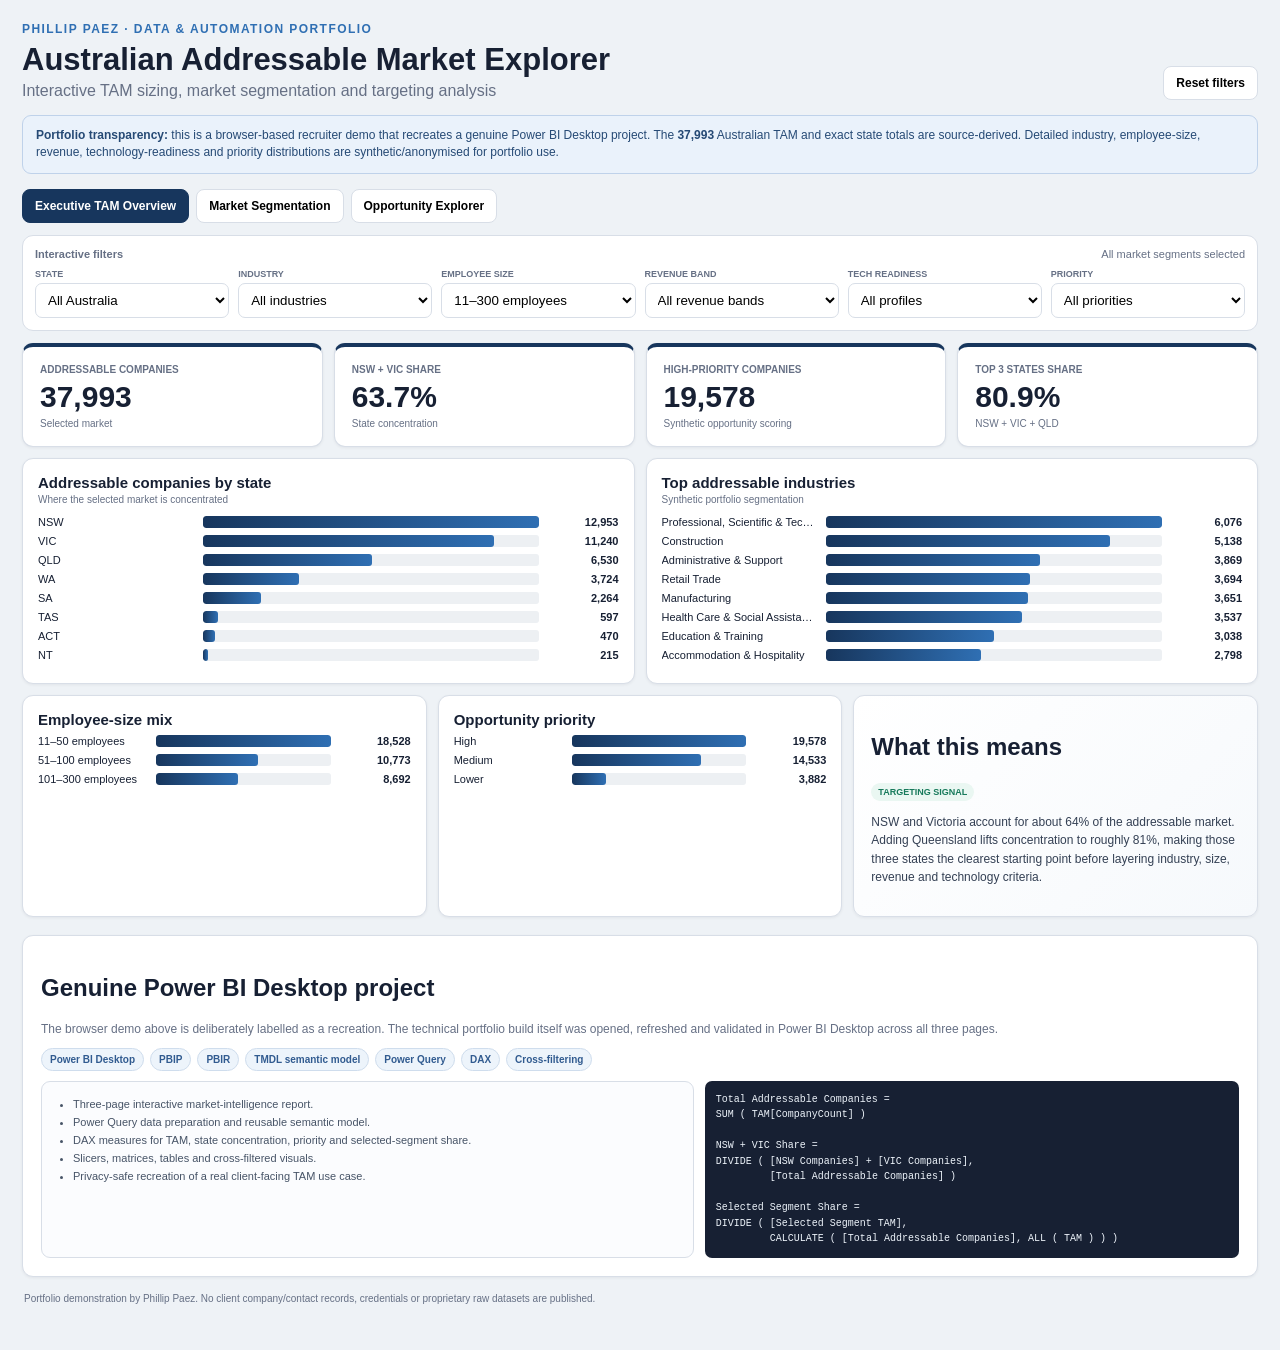
<file: projects/market-intelligence/dashboard-app.html>
<!doctype html>
<html lang="en"><head><meta charset="utf-8"><meta name="viewport" content="width=device-width,initial-scale=1"><title>Australian Addressable Market Explorer | Phillip Paez</title><style>
:root{--bg:#eef2f6;--card:#fff;--ink:#172033;--muted:#667085;--line:#d8dee7;--navy:#17365d;--blue:#2f6fb3;--soft:#edf4fb;--green:#177a5b}*{box-sizing:border-box}body{margin:0;background:var(--bg);font-family:Segoe UI,Arial,sans-serif;color:var(--ink)}.shell{max-width:1420px;margin:auto;padding:22px}.hero{display:flex;justify-content:space-between;gap:20px;align-items:end}.kicker{font-size:12px;font-weight:800;letter-spacing:.12em;color:var(--blue);text-transform:uppercase}h1{font-size:31px;margin:6px 0 4px}.sub,.muted{color:var(--muted)}.note{margin:15px 0;background:#eaf2fb;border:1px solid #bfd2ea;color:#264a75;padding:11px 13px;border-radius:9px;font-size:12px;line-height:1.45}.tabs{display:flex;gap:7px;flex-wrap:wrap;margin:12px 0}.tab,.btn{border:1px solid var(--line);background:#fff;padding:9px 12px;border-radius:8px;cursor:pointer;font-size:12px;font-weight:700}.tab.active{background:var(--navy);border-color:var(--navy);color:#fff}.filters{display:grid;grid-template-columns:repeat(6,1fr);gap:9px;background:#fff;border:1px solid var(--line);border-radius:11px;padding:12px;margin-bottom:12px}.filter label{display:block;font-size:9px;color:var(--muted);font-weight:800;margin-bottom:4px}.filter select{width:100%;padding:8px;border:1px solid var(--line);border-radius:7px;background:#fff}.status{grid-column:1/-1;font-size:11px;color:var(--muted);display:flex;justify-content:space-between}.page{display:none}.page.active{display:block}.kpis{display:grid;grid-template-columns:repeat(4,1fr);gap:11px;margin-bottom:11px}.card{background:#fff;border:1px solid var(--line);border-radius:11px;box-shadow:0 1px 3px rgba(16,24,40,.06)}.kpi{padding:17px;border-top:4px solid var(--navy)}.label{font-size:10px;color:var(--muted);font-weight:800}.value{font-size:30px;font-weight:750;margin-top:5px}.hint{font-size:10px;color:var(--muted);margin-top:4px}.grid2{display:grid;grid-template-columns:1fr 1fr;gap:11px;margin-bottom:11px}.grid3{display:grid;grid-template-columns:1fr 1fr 1fr;gap:11px;margin-bottom:11px}.panel{padding:15px}.panel h2{font-size:15px;margin:0 0 3px}.desc{font-size:10px;color:var(--muted);margin-bottom:11px}.bar-row{display:grid;grid-template-columns:minmax(110px,1.4fr) 3fr 72px;gap:8px;align-items:center;margin:7px 0;font-size:11px}.bar-label{overflow:hidden;text-overflow:ellipsis;white-space:nowrap}.track{height:12px;background:#edf0f3;border-radius:3px;overflow:hidden}.bar{height:100%;background:linear-gradient(90deg,var(--navy),var(--blue));border-radius:3px}.num{text-align:right;font-variant-numeric:tabular-nums;font-weight:700}.insight{padding:17px;background:linear-gradient(135deg,#fff,#f6f9fc)}.signal{display:inline-block;font-size:9px;font-weight:800;color:var(--green);background:#eaf7f2;border-radius:999px;padding:4px 7px}.insight p{font-size:12px;line-height:1.55;color:#344054}.table-wrap{overflow:auto;border:1px solid var(--line);border-radius:8px}table{width:100%;border-collapse:collapse;font-size:10px;background:#fff}th{font-size:9px;text-transform:uppercase;color:var(--muted);padding:8px;border-bottom:1px solid var(--line);background:#f8fafc;text-align:left;white-space:nowrap}td{padding:8px;border-bottom:1px solid #edf0f3}td.r,th.r{text-align:right}.pill{display:inline-block;background:var(--soft);color:#315b90;border-radius:999px;padding:3px 7px}.proof{padding:18px;margin-top:18px}.badges{display:flex;gap:6px;flex-wrap:wrap;margin:10px 0}.badge{font-size:10px;font-weight:750;background:var(--soft);color:#315b90;border:1px solid #cfdded;padding:5px 8px;border-radius:999px}.proof-grid{display:grid;grid-template-columns:1.1fr .9fr;gap:11px}.tech{border:1px solid var(--line);border-radius:9px;padding:13px;background:#fbfcfe}.tech ul{margin:0;padding-left:18px;color:#475467;font-size:11px;line-height:1.65}.code{font-family:Consolas,monospace;font-size:10px;background:#172033;color:#eef4fb;border-radius:7px;padding:11px;white-space:pre-wrap;line-height:1.55}.footer{font-size:10px;color:var(--muted);padding:16px 2px 24px}@media(max-width:1050px){.filters{grid-template-columns:repeat(3,1fr)}.kpis,.grid2,.grid3{grid-template-columns:1fr 1fr}}@media(max-width:650px){.shell{padding:12px}.hero{display:block}.filters,.kpis,.grid2,.grid3,.proof-grid{grid-template-columns:1fr}.bar-row{grid-template-columns:100px 1fr 62px}}
</style></head><body><div class="shell"><div class="hero"><div><div class="kicker">Phillip Paez · Data & Automation Portfolio</div><h1>Australian Addressable Market Explorer</h1><div class="sub">Interactive TAM sizing, market segmentation and targeting analysis</div></div><button class="btn" id="reset">Reset filters</button></div>
<div class="note"><strong>Portfolio transparency:</strong> this is a browser-based recruiter demo that recreates a genuine Power BI Desktop project. The <strong>37,993</strong> Australian TAM and exact state totals are source-derived. Detailed industry, employee-size, revenue, technology-readiness and priority distributions are synthetic/anonymised for portfolio use.</div>
<div class="tabs"><button class="tab active" data-page="exec">Executive TAM Overview</button><button class="tab" data-page="seg">Market Segmentation</button><button class="tab" data-page="opp">Opportunity Explorer</button></div>
<div class="filters"><div class="status"><strong>Interactive filters</strong><span id="status">All market segments selected</span></div><div class="filter"><label>STATE</label><select id="state"></select></div><div class="filter"><label>INDUSTRY</label><select id="industry"></select></div><div class="filter"><label>EMPLOYEE SIZE</label><select id="size"></select></div><div class="filter"><label>REVENUE BAND</label><select id="revenue"></select></div><div class="filter"><label>TECH READINESS</label><select id="tech"></select></div><div class="filter"><label>PRIORITY</label><select id="priority"></select></div></div>
<section class="page active" id="exec"><div class="kpis"><div class="card kpi"><div class="label">ADDRESSABLE COMPANIES</div><div class="value" id="total"></div><div class="hint">Selected market</div></div><div class="card kpi"><div class="label">NSW + VIC SHARE</div><div class="value" id="nv"></div><div class="hint">State concentration</div></div><div class="card kpi"><div class="label">HIGH-PRIORITY COMPANIES</div><div class="value" id="high"></div><div class="hint">Synthetic opportunity scoring</div></div><div class="card kpi"><div class="label">TOP 3 STATES SHARE</div><div class="value" id="top3"></div><div class="hint">NSW + VIC + QLD</div></div></div><div class="grid2"><div class="card panel"><h2>Addressable companies by state</h2><div class="desc">Where the selected market is concentrated</div><div id="stateBars"></div></div><div class="card panel"><h2>Top addressable industries</h2><div class="desc">Synthetic portfolio segmentation</div><div id="industryBars"></div></div></div><div class="grid3"><div class="card panel"><h2>Employee-size mix</h2><div id="sizeBars"></div></div><div class="card panel"><h2>Opportunity priority</h2><div id="priorityBars"></div></div><div class="card insight"><h2>What this means</h2><span class="signal">TARGETING SIGNAL</span><p id="insight"></p></div></div></section>
<section class="page" id="seg"><div class="kpis"><div class="card kpi"><div class="label">SELECTED MARKET</div><div class="value" id="sTotal"></div><div class="hint">Current filter set</div></div><div class="card kpi"><div class="label">SHARE OF FULL TAM</div><div class="value" id="sShare"></div><div class="hint">Against 37,993</div></div><div class="card kpi"><div class="label">TOP REVENUE BAND</div><div class="value" id="sRevenue"></div><div class="hint">Synthetic distribution</div></div><div class="card kpi"><div class="label">TOP TECH PROFILE</div><div class="value" id="sTech"></div><div class="hint">Synthetic profile</div></div></div><div class="grid2"><div class="card panel"><h2>Revenue band</h2><div id="revenueBars"></div></div><div class="card panel"><h2>Technology readiness</h2><div id="techBars"></div></div></div><div class="card panel"><h2>Industry × employee-size matrix</h2><div class="desc">Illustrative cross-segmentation of the current selection</div><div class="table-wrap" id="matrix"></div></div></section>
<section class="page" id="opp"><div class="kpis"><div class="card kpi"><div class="label">SELECTED SEGMENT TAM</div><div class="value" id="oTotal"></div><div class="hint">Current selection</div></div><div class="card kpi"><div class="label">SHARE OF TOTAL TAM</div><div class="value" id="oShare"></div><div class="hint">Against full market</div></div><div class="card kpi"><div class="label">HIGH-PRIORITY COMPANIES</div><div class="value" id="oHigh"></div><div class="hint">Synthetic scoring</div></div><div class="card kpi"><div class="label">TOP 3 STATES SHARE</div><div class="value" id="oTop3"></div><div class="hint">Selected segment</div></div></div><div class="card panel"><h2>Target segment shortlist</h2><div class="desc">Example prioritised account-selection view</div><div class="table-wrap" id="segments"></div></div></section>
<section class="card proof" id="proof"><h2>Genuine Power BI Desktop project</h2><p class="muted" style="font-size:12px">The browser demo above is deliberately labelled as a recreation. The technical portfolio build itself was opened, refreshed and validated in Power BI Desktop across all three pages.</p><div class="badges"><span class="badge">Power BI Desktop</span><span class="badge">PBIP</span><span class="badge">PBIR</span><span class="badge">TMDL semantic model</span><span class="badge">Power Query</span><span class="badge">DAX</span><span class="badge">Cross-filtering</span></div><div class="proof-grid"><div class="tech"><ul><li>Three-page interactive market-intelligence report.</li><li>Power Query data preparation and reusable semantic model.</li><li>DAX measures for TAM, state concentration, priority and selected-segment share.</li><li>Slicers, matrices, tables and cross-filtered visuals.</li><li>Privacy-safe recreation of a real client-facing TAM use case.</li></ul></div><div class="code">Total Addressable Companies =
SUM ( TAM[CompanyCount] )

NSW + VIC Share =
DIVIDE ( [NSW Companies] + [VIC Companies],
         [Total Addressable Companies] )

Selected Segment Share =
DIVIDE ( [Selected Segment TAM],
         CALCULATE ( [Total Addressable Companies], ALL ( TAM ) ) )</div></div></section><div class="footer">Portfolio demonstration by Phillip Paez. No client company/contact records, credentials or proprietary raw datasets are published.</div></div>
<script>
const FULL=37993;
const state={NSW:12953,VIC:11240,QLD:6530,WA:3724,SA:2264,TAS:597,ACT:470,NT:215};
const industry={'Professional, Scientific & Technical':6076,Construction:5138,'Administrative & Support':3869,'Retail Trade':3694,Manufacturing:3651,'Health Care & Social Assistance':3537,'Education & Training':3038,'Accommodation & Hospitality':2798,'Transport & Warehousing':2213,'Financial & Insurance':1979};
const size={'11–50 employees':18528,'51–100 employees':10773,'101–300 employees':8692};
const revenue={'<$10m':16067,'$10m–$25m':11313,'$25m–$50m':6806,'$50m+':3807};
const tech={'Moderate digital readiness':17559,'High digital readiness':12898,'Low / unknown':7536};
const priority={High:19578,Medium:14533,Lower:3882};
const dims={state,industry,size,revenue,tech,priority}; const labels={state:'State',industry:'Industry',size:'Employee Size',revenue:'Revenue',tech:'Tech Readiness',priority:'Priority'};
const $=id=>document.getElementById(id),fmt=n=>Math.round(n).toLocaleString('en-AU'),pct=(n,d)=>d?`${(100*n/d).toFixed(1)}%`:'0.0%';
function fill(id,obj,all){$(id).innerHTML=`<option value="">${all}</option>`+Object.keys(obj).map(x=>`<option>${x}</option>`).join('')}
fill('state',state,'All Australia');fill('industry',industry,'All industries');fill('size',size,'11–300 employees');fill('revenue',revenue,'All revenue bands');fill('tech',tech,'All profiles');fill('priority',priority,'All priorities');
function filters(){return Object.fromEntries(Object.keys(dims).map(k=>[k,$(k).value]))}
function factor(except){let f=1,q=filters();for(const [k,v] of Object.entries(q)){if(v&&k!==except)f*=dims[k][v]/FULL}return f}
function selected(){let q=filters(),base=FULL;if(q.state)base=state[q.state];let f=1;for(const k of ['industry','size','revenue','tech','priority'])if(q[k])f*=dims[k][q[k]]/FULL;return Math.max(0,Math.round(base*f))}
function agg(dim){let q=filters();if(q[dim])return [[q[dim],selected()]];let f=factor(dim);return Object.entries(dims[dim]).map(([k,v])=>[k,Math.round(v*f)]).sort((a,b)=>b[1]-a[1])}
function bars(id,data,limit=10){data=data.slice(0,limit);let max=Math.max(1,...data.map(x=>x[1]));$(id).innerHTML=data.length?data.map(([k,v])=>`<div class="bar-row"><div class="bar-label" title="${k}">${k}</div><div class="track"><div class="bar" style="width:${100*v/max}%"></div></div><div class="num">${fmt(v)}</div></div>`).join(''):'<div class="muted">No matching data</div>'}
function matrix(total){let inds=agg('industry').slice(0,8),sizes=Object.keys(size),sizeShares=sizes.map(s=>size[s]/FULL);let html='<table><thead><tr><th>Industry</th>'+sizes.map(s=>`<th class="r">${s.replace(' employees','')}</th>`).join('')+'<th class="r">Total</th></tr></thead><tbody>';for(const [ind,v] of inds){let cells=sizeShares.map(sh=>Math.round(v*sh));html+=`<tr><td>${ind}</td>${cells.map(x=>`<td class="r">${fmt(x)}</td>`).join('')}<td class="r"><b>${fmt(v)}</b></td></tr>`}html+=`<tr><td><b>Total selected</b></td><td colspan="3"></td><td class="r"><b>${fmt(total)}</b></td></tr></tbody></table>`;$('matrix').innerHTML=html}
function shortlist(){let st=agg('state').slice(0,5),ind=agg('industry').slice(0,5),sz=agg('size').slice(0,3);let rows=[];for(let i=0;i<Math.min(8,st.length*2);i++){let s=st[i%st.length],d=ind[i%ind.length],z=sz[i%sz.length];let count=Math.max(1,Math.round(s[1]*(d[1]/Math.max(1,selected()))*(z[1]/Math.max(1,selected()))));rows.push([s[0],d[0],z[0],i<4?'High':i<7?'Medium':'Lower',count])}rows.sort((a,b)=>b[4]-a[4]);$('segments').innerHTML='<table><thead><tr><th>State</th><th>Industry</th><th>Employee Size</th><th>Priority</th><th class="r">Companies</th></tr></thead><tbody>'+rows.map(r=>`<tr><td><b>${r[0]}</b></td><td>${r[1]}</td><td><span class="pill">${r[2].replace(' employees','')}</span></td><td>${r[3]}</td><td class="r"><b>${fmt(r[4])}</b></td></tr>`).join('')+'</tbody></table>'}
function update(){let total=selected(),s=Object.fromEntries(agg('state')),p=Object.fromEntries(agg('priority'));let nv=(s.NSW||0)+(s.VIC||0),top3=nv+(s.QLD||0),high=p.High||0;$('total').textContent=fmt(total);$('nv').textContent=pct(nv,total);$('high').textContent=fmt(high);$('top3').textContent=pct(top3,total);$('sTotal').textContent=fmt(total);$('sShare').textContent=pct(total,FULL);$('oTotal').textContent=fmt(total);$('oShare').textContent=pct(total,FULL);$('oHigh').textContent=fmt(high);$('oTop3').textContent=pct(top3,total);let ra=agg('revenue'),ta=agg('tech');$('sRevenue').textContent=ra[0]?.[0]||'—';$('sTech').textContent=(ta[0]?.[0]||'—').replace(' digital readiness','');bars('stateBars',agg('state'),8);bars('industryBars',agg('industry'),8);bars('sizeBars',agg('size'),3);bars('priorityBars',agg('priority'),3);bars('revenueBars',ra,4);bars('techBars',ta,3);matrix(total);shortlist();let active=Object.entries(filters()).filter(x=>x[1]).map(([k,v])=>`${labels[k]}: ${v}`);$('status').textContent=active.length?active.join(' · '):'All market segments selected';$('insight').textContent=total===FULL?'NSW and Victoria account for about 64% of the addressable market. Adding Queensland lifts concentration to roughly 81%, making those three states the clearest starting point before layering industry, size, revenue and technology criteria.':`The active filters narrow the market to ${fmt(total)} companies (${pct(total,FULL)} of the full TAM). The dashboard can be used to compare concentration and prioritise where sales or campaign effort should start.`}
Object.keys(dims).forEach(k=>$(k).addEventListener('change',update));$('reset').onclick=()=>{Object.keys(dims).forEach(k=>$(k).value='');update()};document.querySelectorAll('.tab').forEach(b=>b.onclick=()=>{document.querySelectorAll('.tab').forEach(x=>x.classList.remove('active'));document.querySelectorAll('.page').forEach(x=>x.classList.remove('active'));b.classList.add('active');$(b.dataset.page).classList.add('active')});update();
</script></body></html>
</file>
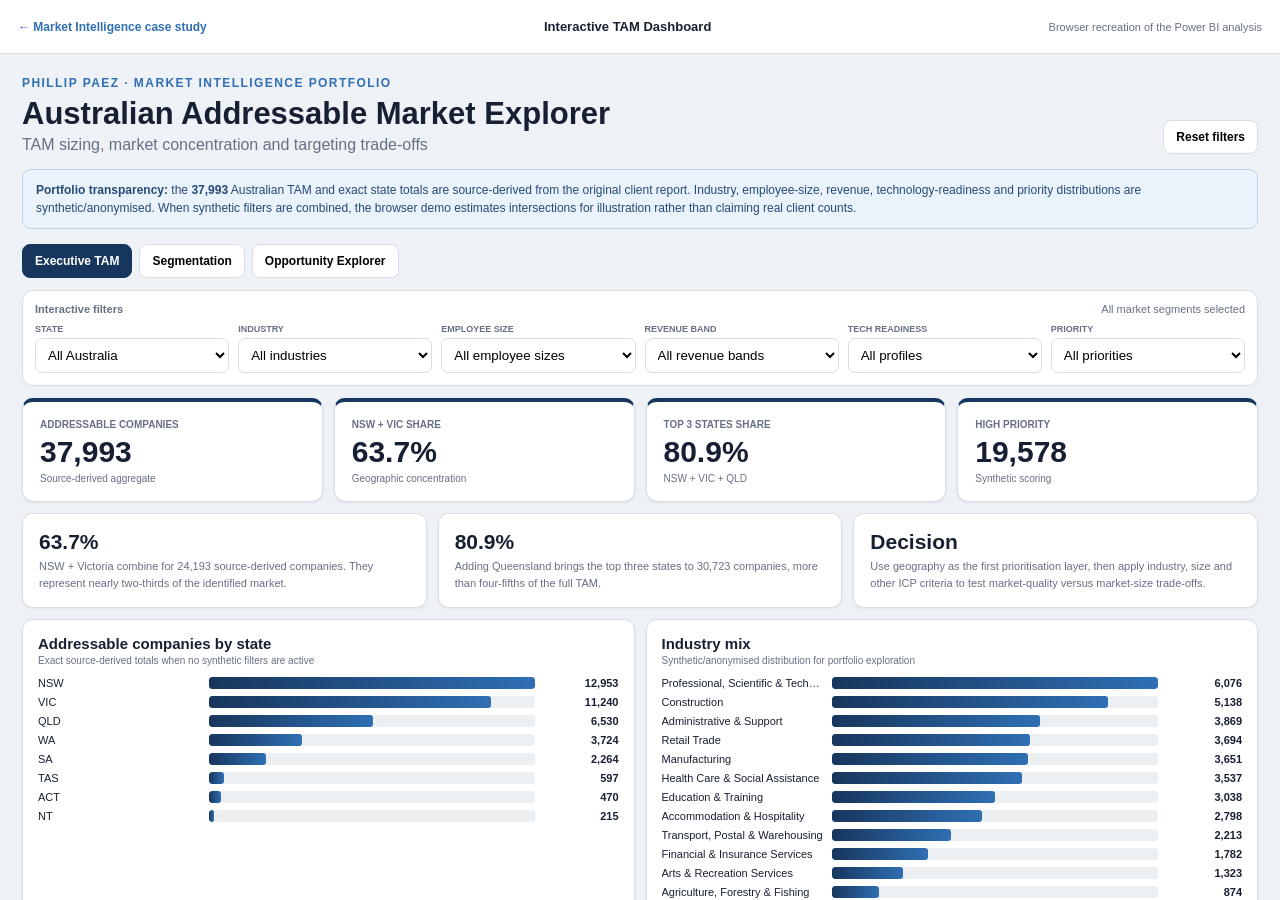
<file: projects/market-intelligence/dashboard.html>
<!doctype html><html lang="en"><head><meta charset="utf-8"><meta name="viewport" content="width=device-width,initial-scale=1"><title>Interactive TAM Dashboard | Phillip Paez</title><style>*{box-sizing:border-box}body{margin:0;font-family:Segoe UI,Arial,sans-serif;background:#eef2f6;color:#172033}.top{height:54px;display:flex;align-items:center;justify-content:space-between;gap:16px;padding:0 18px;background:#fff;border-bottom:1px solid #d8dee7}.top a{text-decoration:none;color:#2f6fb3;font-size:12px;font-weight:750}.title{font-size:13px;font-weight:800}.hint{font-size:11px;color:#667085}iframe{display:block;width:100%;height:calc(100vh - 54px);border:0}@media(max-width:620px){.hint{display:none}.top{padding:0 12px}}</style></head><body><div class="top"><a href="./">← Market Intelligence case study</a><div class="title">Interactive TAM Dashboard</div><div class="hint">Browser recreation of the Power BI analysis</div></div><iframe src="dashboard-app-v2.html" title="Australian Addressable Market Explorer"></iframe></body></html>
</file>
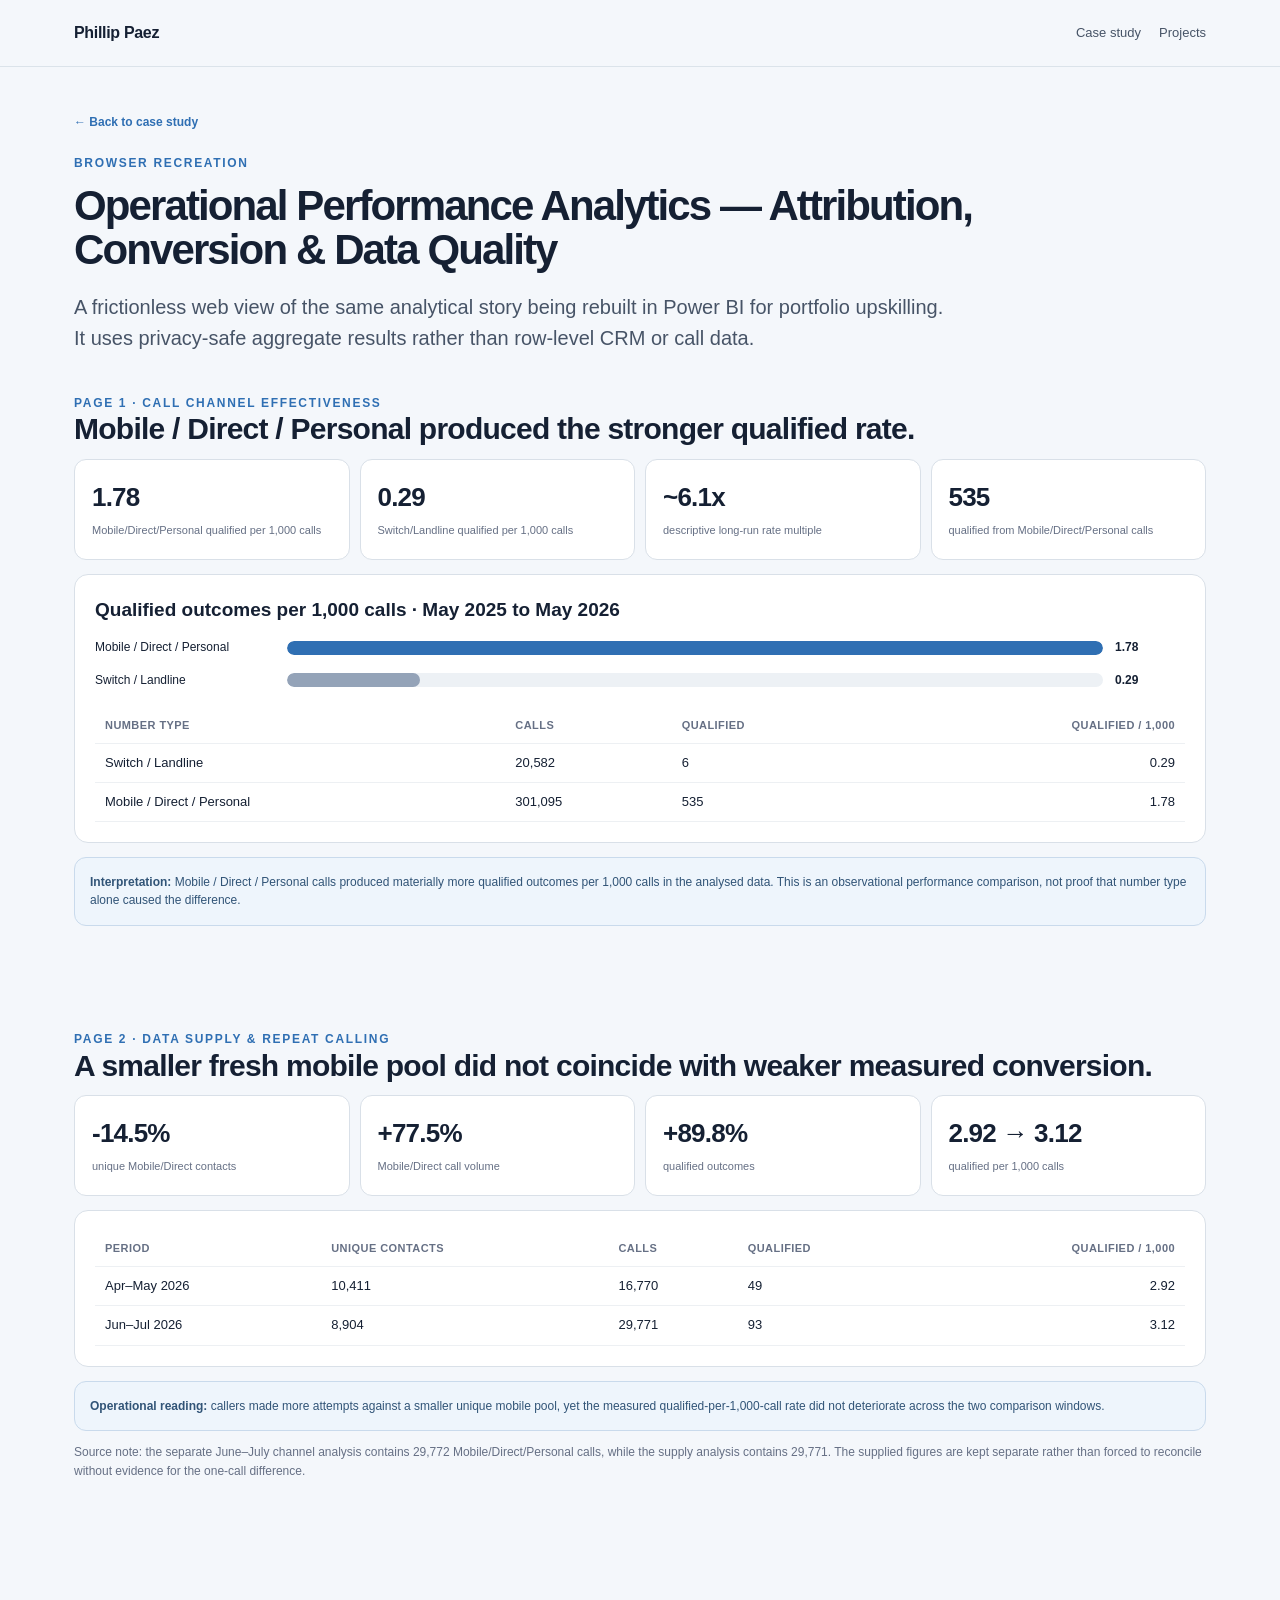
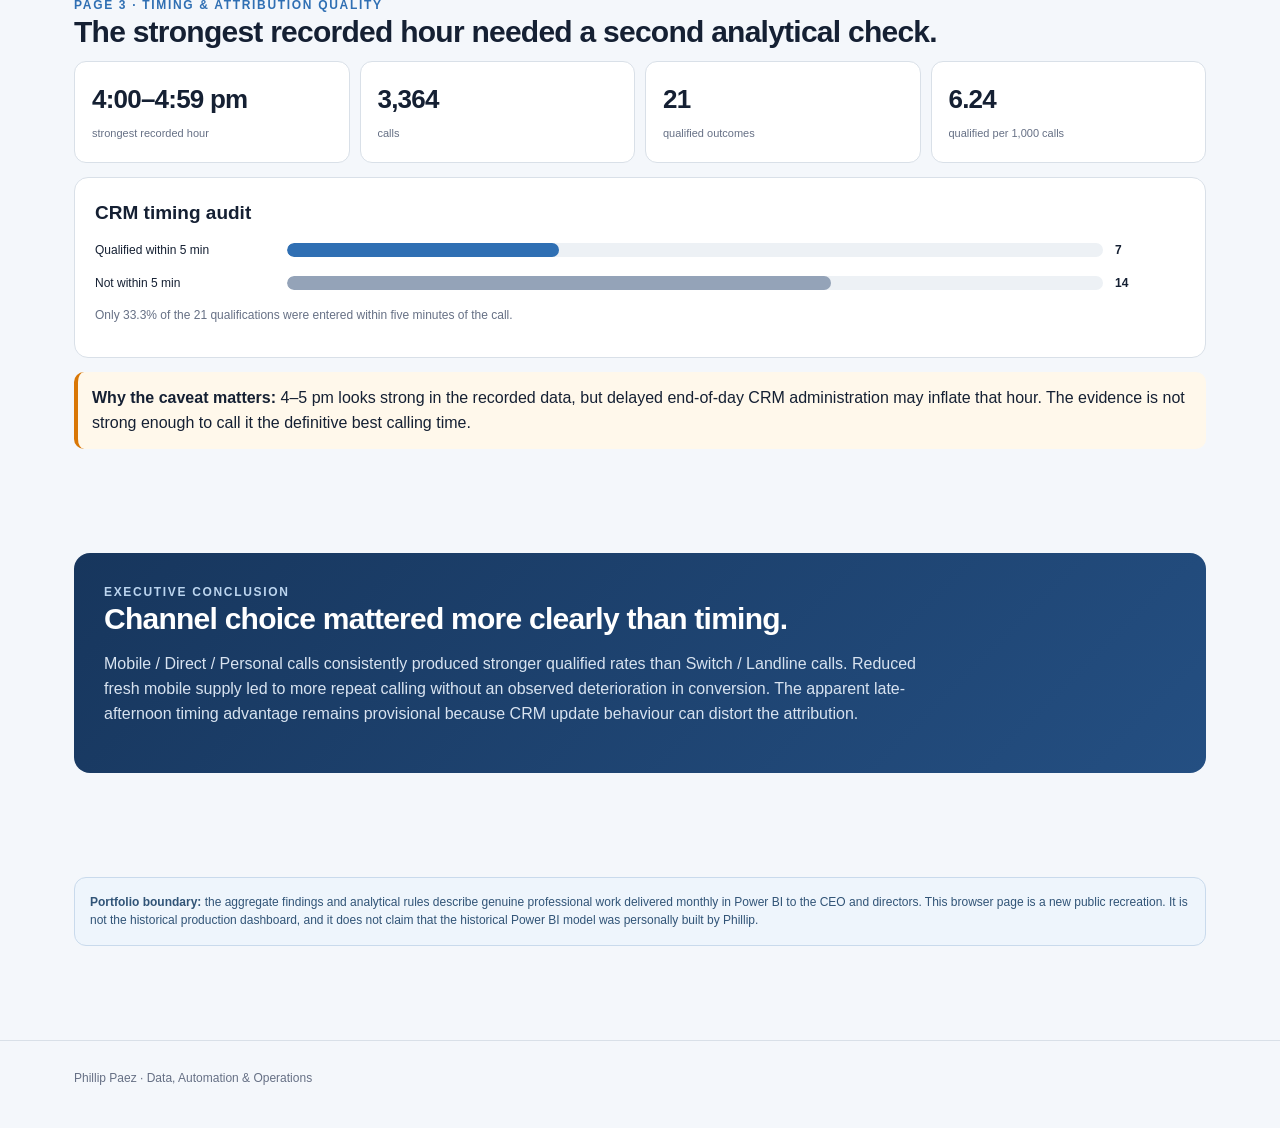
<file: projects/sales-performance/dashboard.html>
<!doctype html><html lang="en"><head><meta charset="utf-8"><meta name="viewport" content="width=device-width,initial-scale=1"><meta name="description" content="Browser recreation of Operational Performance Analytics — Attribution, Conversion & Data Quality by Phillip Paez."><title>Operational Performance Analytics Dashboard | Phillip Paez</title><link rel="stylesheet" href="../../assets/style.css"><style>.dash{padding:42px 0}.dash-head{margin-bottom:22px}.kpis{display:grid;grid-template-columns:repeat(4,1fr);gap:10px}.kpi{background:#fff;border:1px solid var(--line);border-radius:12px;padding:17px}.kpi strong{display:block;font-size:26px;letter-spacing:-.03em}.kpi span{font-size:11px;color:var(--muted)}.panel{background:#fff;border:1px solid var(--line);border-radius:14px;padding:20px;margin-top:14px}.bar-row{display:grid;grid-template-columns:180px 1fr 70px;gap:12px;align-items:center;margin:14px 0;font-size:12px}.track{height:14px;border-radius:999px;background:#edf1f5;overflow:hidden}.fill{height:100%;background:#2f6fb3;border-radius:999px}.fill.alt{background:#94a3b8}.delta{font-weight:800}.warn{border-left:4px solid #d97706;background:#fff8eb;padding:14px;border-radius:10px}.small{font-size:12px;color:var(--muted)}@media(max-width:800px){.kpis{grid-template-columns:1fr 1fr}.bar-row{grid-template-columns:130px 1fr 55px}}@media(max-width:520px){.kpis{grid-template-columns:1fr}.bar-row{grid-template-columns:1fr}.bar-row .track{height:12px}}</style></head><body><nav class="nav"><div class="wrap nav-inner"><a class="brand" href="../../">Phillip Paez</a><div class="nav-links"><a href="./">Case study</a><a href="../../#projects">Projects</a></div></div></nav><main class="dash"><div class="wrap"><a class="back" href="./">← Back to case study</a><div class="dash-head"><div class="eyebrow" style="margin-top:20px">Browser recreation</div><h1 style="font-size:42px">Operational Performance Analytics — Attribution, Conversion & Data Quality</h1><p class="lead">A frictionless web view of the same analytical story being rebuilt in Power BI for portfolio upskilling. It uses privacy-safe aggregate results rather than row-level CRM or call data.</p></div><section class="section" style="padding-top:18px"><div class="eyebrow">Page 1 · Call channel effectiveness</div><h2>Mobile / Direct / Personal produced the stronger qualified rate.</h2><div class="kpis"><div class="kpi"><strong>1.78</strong><span>Mobile/Direct/Personal qualified per 1,000 calls</span></div><div class="kpi"><strong>0.29</strong><span>Switch/Landline qualified per 1,000 calls</span></div><div class="kpi"><strong>~6.1x</strong><span>descriptive long-run rate multiple</span></div><div class="kpi"><strong>535</strong><span>qualified from Mobile/Direct/Personal calls</span></div></div><div class="panel"><h3>Qualified outcomes per 1,000 calls · May 2025 to May 2026</h3><div class="bar-row"><span>Mobile / Direct / Personal</span><div class="track"><div class="fill" style="width:100%"></div></div><strong>1.78</strong></div><div class="bar-row"><span>Switch / Landline</span><div class="track"><div class="fill alt" style="width:16.3%"></div></div><strong>0.29</strong></div><table class="data-table" style="margin-top:18px"><thead><tr><th>Number type</th><th>Calls</th><th>Qualified</th><th>Qualified / 1,000</th></tr></thead><tbody><tr><td>Switch / Landline</td><td>20,582</td><td>6</td><td>0.29</td></tr><tr><td>Mobile / Direct / Personal</td><td>301,095</td><td>535</td><td>1.78</td></tr></tbody></table></div><div class="note" style="margin-top:14px"><strong>Interpretation:</strong> Mobile / Direct / Personal calls produced materially more qualified outcomes per 1,000 calls in the analysed data. This is an observational performance comparison, not proof that number type alone caused the difference.</div></section><section class="section"><div class="eyebrow">Page 2 · Data supply & repeat calling</div><h2>A smaller fresh mobile pool did not coincide with weaker measured conversion.</h2><div class="kpis"><div class="kpi"><strong>-14.5%</strong><span>unique Mobile/Direct contacts</span></div><div class="kpi"><strong>+77.5%</strong><span>Mobile/Direct call volume</span></div><div class="kpi"><strong>+89.8%</strong><span>qualified outcomes</span></div><div class="kpi"><strong>2.92 → 3.12</strong><span>qualified per 1,000 calls</span></div></div><div class="panel"><table class="data-table"><thead><tr><th>Period</th><th>Unique contacts</th><th>Calls</th><th>Qualified</th><th>Qualified / 1,000</th></tr></thead><tbody><tr><td>Apr–May 2026</td><td>10,411</td><td>16,770</td><td>49</td><td>2.92</td></tr><tr><td>Jun–Jul 2026</td><td>8,904</td><td>29,771</td><td>93</td><td>3.12</td></tr></tbody></table></div><div class="note" style="margin-top:14px"><strong>Operational reading:</strong> callers made more attempts against a smaller unique mobile pool, yet the measured qualified-per-1,000-call rate did not deteriorate across the two comparison windows.</div><p class="small">Source note: the separate June–July channel analysis contains 29,772 Mobile/Direct/Personal calls, while the supply analysis contains 29,771. The supplied figures are kept separate rather than forced to reconcile without evidence for the one-call difference.</p></section><section class="section"><div class="eyebrow">Page 3 · Timing & attribution quality</div><h2>The strongest recorded hour needed a second analytical check.</h2><div class="kpis"><div class="kpi"><strong>4:00–4:59 pm</strong><span>strongest recorded hour</span></div><div class="kpi"><strong>3,364</strong><span>calls</span></div><div class="kpi"><strong>21</strong><span>qualified outcomes</span></div><div class="kpi"><strong>6.24</strong><span>qualified per 1,000 calls</span></div></div><div class="panel"><h3>CRM timing audit</h3><div class="bar-row"><span>Qualified within 5 min</span><div class="track"><div class="fill" style="width:33.3%"></div></div><strong>7</strong></div><div class="bar-row"><span>Not within 5 min</span><div class="track"><div class="fill alt" style="width:66.7%"></div></div><strong>14</strong></div><p class="small">Only 33.3% of the 21 qualifications were entered within five minutes of the call.</p></div><div class="warn" style="margin-top:14px"><strong>Why the caveat matters:</strong> 4–5 pm looks strong in the recorded data, but delayed end-of-day CRM administration may inflate that hour. The evidence is not strong enough to call it the definitive best calling time.</div></section><section class="section"><div class="banner"><div class="eyebrow" style="color:#bcd5ef">Executive conclusion</div><h2>Channel choice mattered more clearly than timing.</h2><p>Mobile / Direct / Personal calls consistently produced stronger qualified rates than Switch / Landline calls. Reduced fresh mobile supply led to more repeat calling without an observed deterioration in conversion. The apparent late-afternoon timing advantage remains provisional because CRM update behaviour can distort the attribution.</p></div></section><section class="section"><div class="note"><strong>Portfolio boundary:</strong> the aggregate findings and analytical rules describe genuine professional work delivered monthly in Power BI to the CEO and directors. This browser page is a new public recreation. It is not the historical production dashboard, and it does not claim that the historical Power BI model was personally built by Phillip.</div></section></div></main><footer class="footer"><div class="wrap">Phillip Paez · Data, Automation & Operations</div></footer></body></html>
</file>
<file: assets/style.css>
:root{--bg:#f4f7fb;--card:#ffffff;--ink:#152033;--muted:#667085;--line:#d9e0e8;--navy:#17365d;--blue:#2f6fb3;--blue-soft:#edf4fb;--green:#177a5b;--green-soft:#ecf8f3;--amber:#9a6200;--amber-soft:#fff7e8;--shadow:0 10px 30px rgba(16,24,40,.07)}*{box-sizing:border-box}html{scroll-behavior:smooth}body{margin:0;background:var(--bg);color:var(--ink);font-family:Segoe UI,Inter,Arial,sans-serif;line-height:1.55}a{color:inherit}.wrap{max-width:1180px;margin:0 auto;padding:0 24px}.nav{position:sticky;top:0;z-index:20;background:rgba(244,247,251,.94);backdrop-filter:blur(12px);border-bottom:1px solid rgba(217,224,232,.9)}.nav-inner{height:66px;display:flex;align-items:center;justify-content:space-between;gap:18px}.brand{text-decoration:none;font-weight:850;letter-spacing:-.02em}.nav-links{display:flex;gap:18px;align-items:center;font-size:13px;color:#475467}.nav-links a{text-decoration:none}.nav-links a:hover{color:var(--navy)}.hero{padding:78px 0 48px}.eyebrow{font-size:12px;font-weight:800;letter-spacing:.14em;text-transform:uppercase;color:var(--blue)}h1{font-size:56px;line-height:1.04;letter-spacing:-.045em;margin:12px 0 18px;max-width:940px}h2{font-size:30px;line-height:1.15;letter-spacing:-.025em;margin:0 0 12px}h3{font-size:19px;margin:0 0 8px}.lead{font-size:20px;color:#475467;max-width:870px}.muted{color:var(--muted)}.actions{display:flex;gap:10px;flex-wrap:wrap;margin-top:26px}.btn{display:inline-flex;align-items:center;justify-content:center;gap:8px;padding:11px 16px;border-radius:9px;border:1px solid var(--line);background:#fff;text-decoration:none;font-size:13px;font-weight:750;transition:.15s ease}.btn.primary{background:var(--navy);border-color:var(--navy);color:#fff}.btn:hover{transform:translateY(-1px);box-shadow:0 6px 18px rgba(16,24,40,.08)}.identity-strip{display:grid;grid-template-columns:repeat(4,1fr);gap:0;margin-top:34px;background:#fff;border:1px solid var(--line);border-radius:14px;overflow:hidden;box-shadow:var(--shadow)}.identity-item{padding:16px 18px;border-right:1px solid var(--line)}.identity-item:last-child{border-right:0}.identity-item strong{display:block;font-size:15px;color:var(--navy);margin-bottom:3px}.identity-item span{font-size:11px;color:var(--muted)}.stats{display:grid;grid-template-columns:repeat(3,1fr);gap:12px;margin:16px 0 0}.stat{background:#fff;border:1px solid var(--line);border-radius:12px;padding:18px}.stat strong{font-size:28px;display:block;letter-spacing:-.03em}.stat span{font-size:12px;color:var(--muted)}.section{padding:52px 0}.section-head{display:flex;justify-content:space-between;gap:24px;align-items:end;margin-bottom:22px}.section-head p{max-width:650px;margin:0;color:var(--muted)}.grid-3{display:grid;grid-template-columns:repeat(3,1fr);gap:16px}.grid-4{display:grid;grid-template-columns:repeat(4,1fr);gap:12px}.project{background:var(--card);border:1px solid var(--line);border-radius:15px;padding:23px;box-shadow:var(--shadow);display:flex;flex-direction:column;min-height:360px}.project .num{font-size:11px;font-weight:800;color:var(--blue);letter-spacing:.11em}.project p{font-size:14px;color:#475467}.project-proof{display:grid;grid-template-columns:1fr 1fr;gap:8px;margin:8px 0 14px}.project-proof div{background:#f8fafc;border:1px solid #e8edf3;border-radius:10px;padding:10px}.project-proof b{display:block;font-size:10px;text-transform:uppercase;letter-spacing:.07em;color:var(--muted);margin-bottom:3px}.project-proof span{font-size:12px;font-weight:700;color:#344054}.project-outcome{font-size:13px;font-weight:750;color:var(--navy);margin-top:2px}.tags{display:flex;gap:6px;flex-wrap:wrap;margin:12px 0 16px}.tag{font-size:10px;font-weight:750;background:var(--blue-soft);color:#315b90;border:1px solid #cedded;border-radius:999px;padding:5px 8px}.tag.green{background:var(--green-soft);color:#146149;border-color:#c9e9dc}.tag.amber{background:var(--amber-soft);color:#7b5100;border-color:#f2d7a4}.project-actions{display:flex;gap:8px;flex-wrap:wrap;margin-top:auto}.card{background:#fff;border:1px solid var(--line);border-radius:14px;padding:22px}.skills{display:grid;grid-template-columns:repeat(4,1fr);gap:12px}.skills h3{font-size:14px}.skills p{font-size:12px;color:var(--muted);margin-bottom:0}.proof-grid{display:grid;grid-template-columns:repeat(4,1fr);gap:10px}.proof{background:#fff;border:1px solid var(--line);border-radius:12px;padding:16px}.proof .proof-label{display:block;font-size:10px;font-weight:800;text-transform:uppercase;letter-spacing:.1em;color:var(--blue);margin-bottom:6px}.proof strong{display:block;font-size:15px;line-height:1.35;color:var(--navy)}.proof p{font-size:12px;color:var(--muted);margin:5px 0 0}.evidence-bar{display:flex;align-items:center;gap:9px;flex-wrap:wrap;margin-top:18px;padding:12px 14px;background:#fff;border:1px solid var(--line);border-radius:12px}.evidence-bar .label{font-size:10px;font-weight:850;text-transform:uppercase;letter-spacing:.1em;color:var(--muted);margin-right:3px}.evidence-link{font-size:12px;font-weight:750;text-decoration:none;color:var(--navy);background:var(--blue-soft);border:1px solid #cedded;border-radius:999px;padding:6px 9px}.evidence-link:hover{background:#e2eef9}.status{display:inline-flex;align-items:center;gap:5px;font-size:10px;font-weight:800;border-radius:999px;padding:5px 8px}.status.verified{background:var(--green-soft);color:#146149;border:1px solid #c9e9dc}.status.inprogress{background:var(--amber-soft);color:#7b5100;border:1px solid #f2d7a4}.banner{background:linear-gradient(135deg,#17365d,#244f82);color:#fff;border-radius:16px;padding:30px}.banner p{color:#d8e3f0;max-width:820px}.footer{border-top:1px solid var(--line);padding:28px 0 40px;color:var(--muted);font-size:12px}.case-hero{padding:60px 0 30px}.case-hero h1{font-size:44px;max-width:1000px}.case-grid{display:grid;grid-template-columns:1.1fr .9fr;gap:16px}.case-card{background:#fff;border:1px solid var(--line);border-radius:14px;padding:22px}.case-card p:first-child{margin-top:0}.workflow{display:grid;grid-template-columns:repeat(5,1fr);gap:8px;margin-top:16px}.step{background:#fff;border:1px solid var(--line);border-radius:12px;padding:14px;font-size:12px}.step b{display:block;color:var(--navy);font-size:13px;margin-bottom:4px}.bullets{padding-left:20px;color:#344054}.bullets li{margin:7px 0}.codebox{background:#172033;color:#eef4fb;border-radius:12px;padding:18px;overflow:auto;font:12px/1.6 Consolas,Monaco,monospace;white-space:pre}.note{background:#eef5fc;border:1px solid #c9daec;color:#315477;border-radius:12px;padding:15px;font-size:12px}.data-table{width:100%;border-collapse:collapse;font-size:13px}.data-table th,.data-table td{padding:9px 10px;border-bottom:1px solid #edf0f3;text-align:left}.data-table th{font-size:11px;color:var(--muted);text-transform:uppercase;letter-spacing:.04em}.data-table td:last-child,.data-table th:last-child{text-align:right}.two-col{display:grid;grid-template-columns:1fr 1fr;gap:16px}.metric-row{display:grid;grid-template-columns:repeat(3,1fr);gap:10px}.metric{border:1px solid var(--line);border-radius:12px;padding:16px;background:#fff}.metric strong{display:block;font-size:25px;letter-spacing:-.02em}.metric span{font-size:11px;color:var(--muted)}details{background:#fff;border:1px solid var(--line);border-radius:12px;padding:14px 16px}summary{cursor:pointer;font-weight:750}.back{font-size:12px;color:var(--blue);text-decoration:none;font-weight:750}.link-list{display:flex;gap:8px;flex-wrap:wrap}.rule{height:1px;background:var(--line);margin:14px 0}.compact{font-size:13px;color:#475467}.number{font-variant-numeric:tabular-nums}@media(max-width:900px){h1{font-size:44px}.grid-3,.grid-4,.skills,.workflow,.proof-grid{grid-template-columns:1fr 1fr}.case-grid,.two-col{grid-template-columns:1fr}.stats{grid-template-columns:1fr 1fr 1fr}.identity-strip{grid-template-columns:1fr 1fr}.identity-item:nth-child(2){border-right:0}.identity-item:nth-child(-n+2){border-bottom:1px solid var(--line)}}@media(max-width:620px){.wrap{padding:0 15px}.nav-links{gap:10px;font-size:11px}.hero{padding:52px 0 34px}h1{font-size:38px}.lead{font-size:17px}.grid-3,.grid-4,.skills,.workflow,.stats,.metric-row,.proof-grid,.project-proof{grid-template-columns:1fr}.section{padding:38px 0}.case-hero h1{font-size:35px}.project{min-height:auto}.section-head{display:block}.section-head p{margin-top:8px}.identity-strip{grid-template-columns:1fr}.identity-item{border-right:0;border-bottom:1px solid var(--line)}.identity-item:last-child{border-bottom:0}}
</file>
